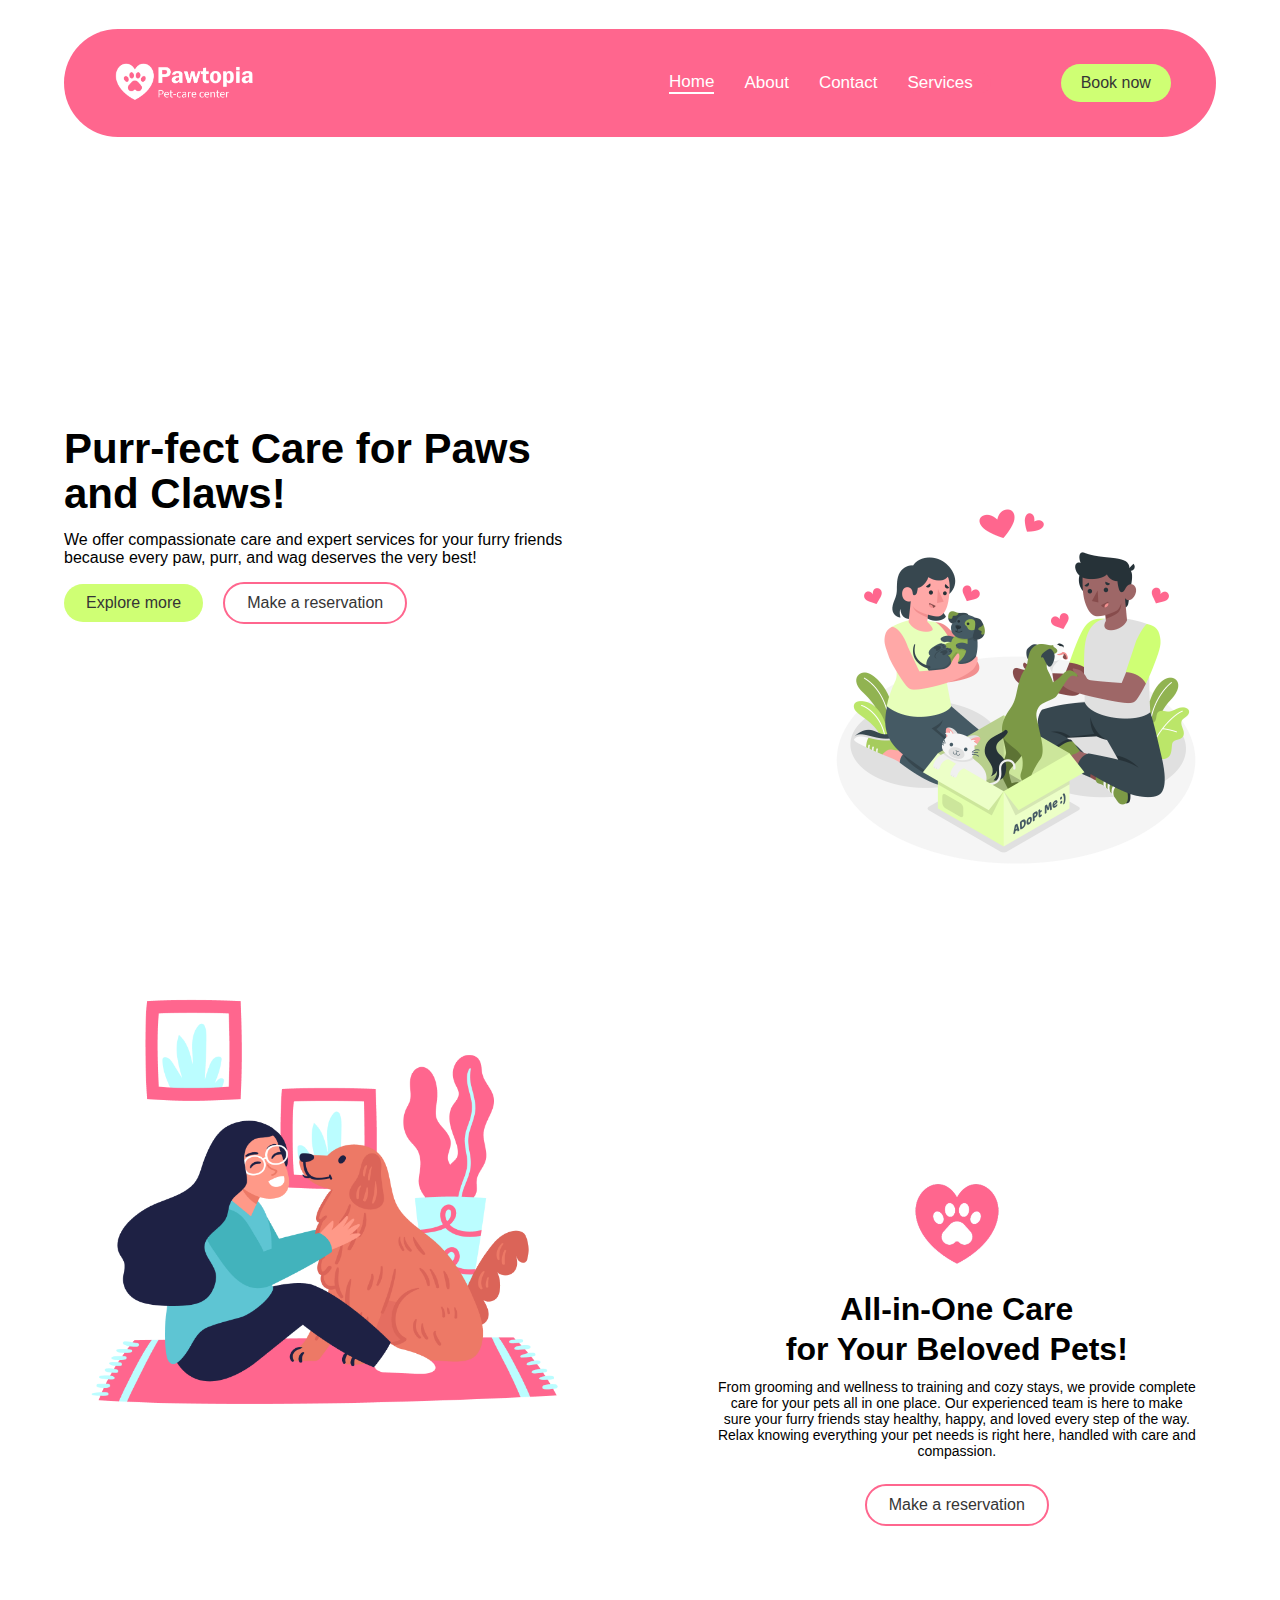
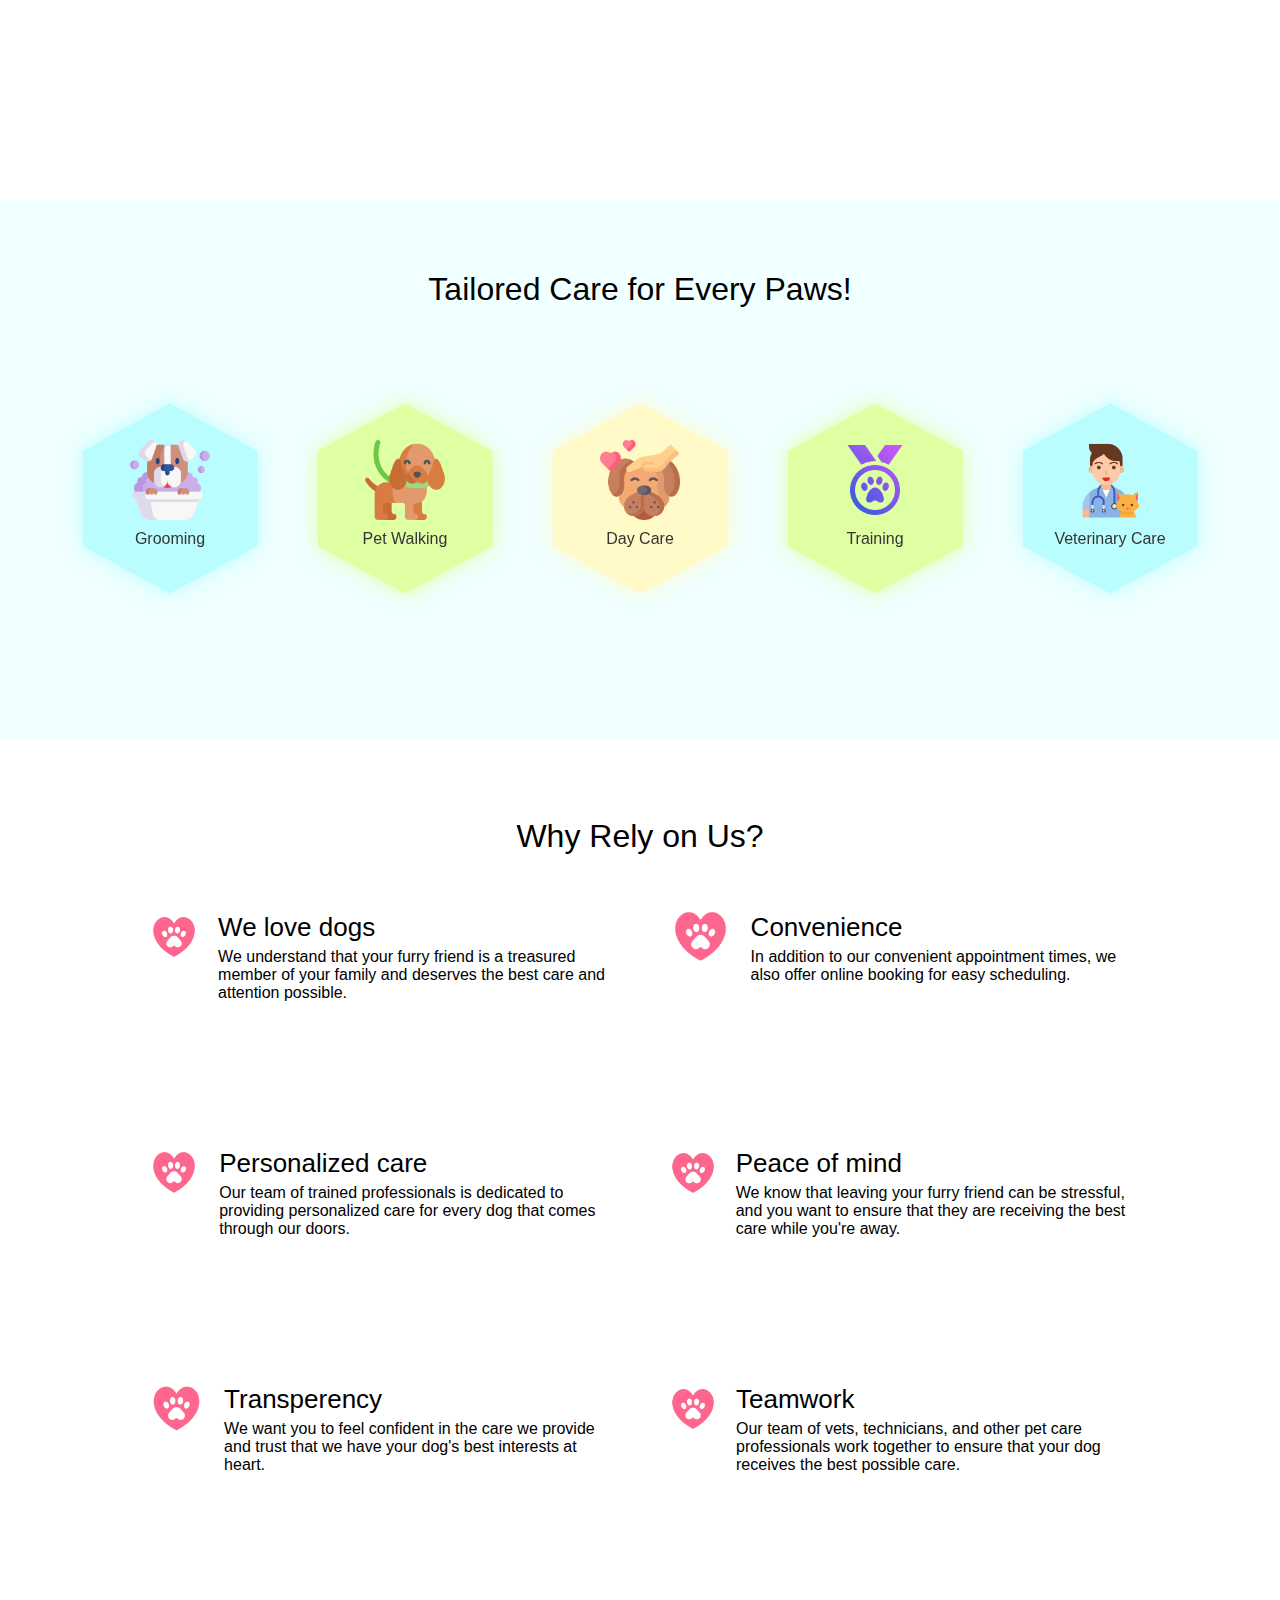
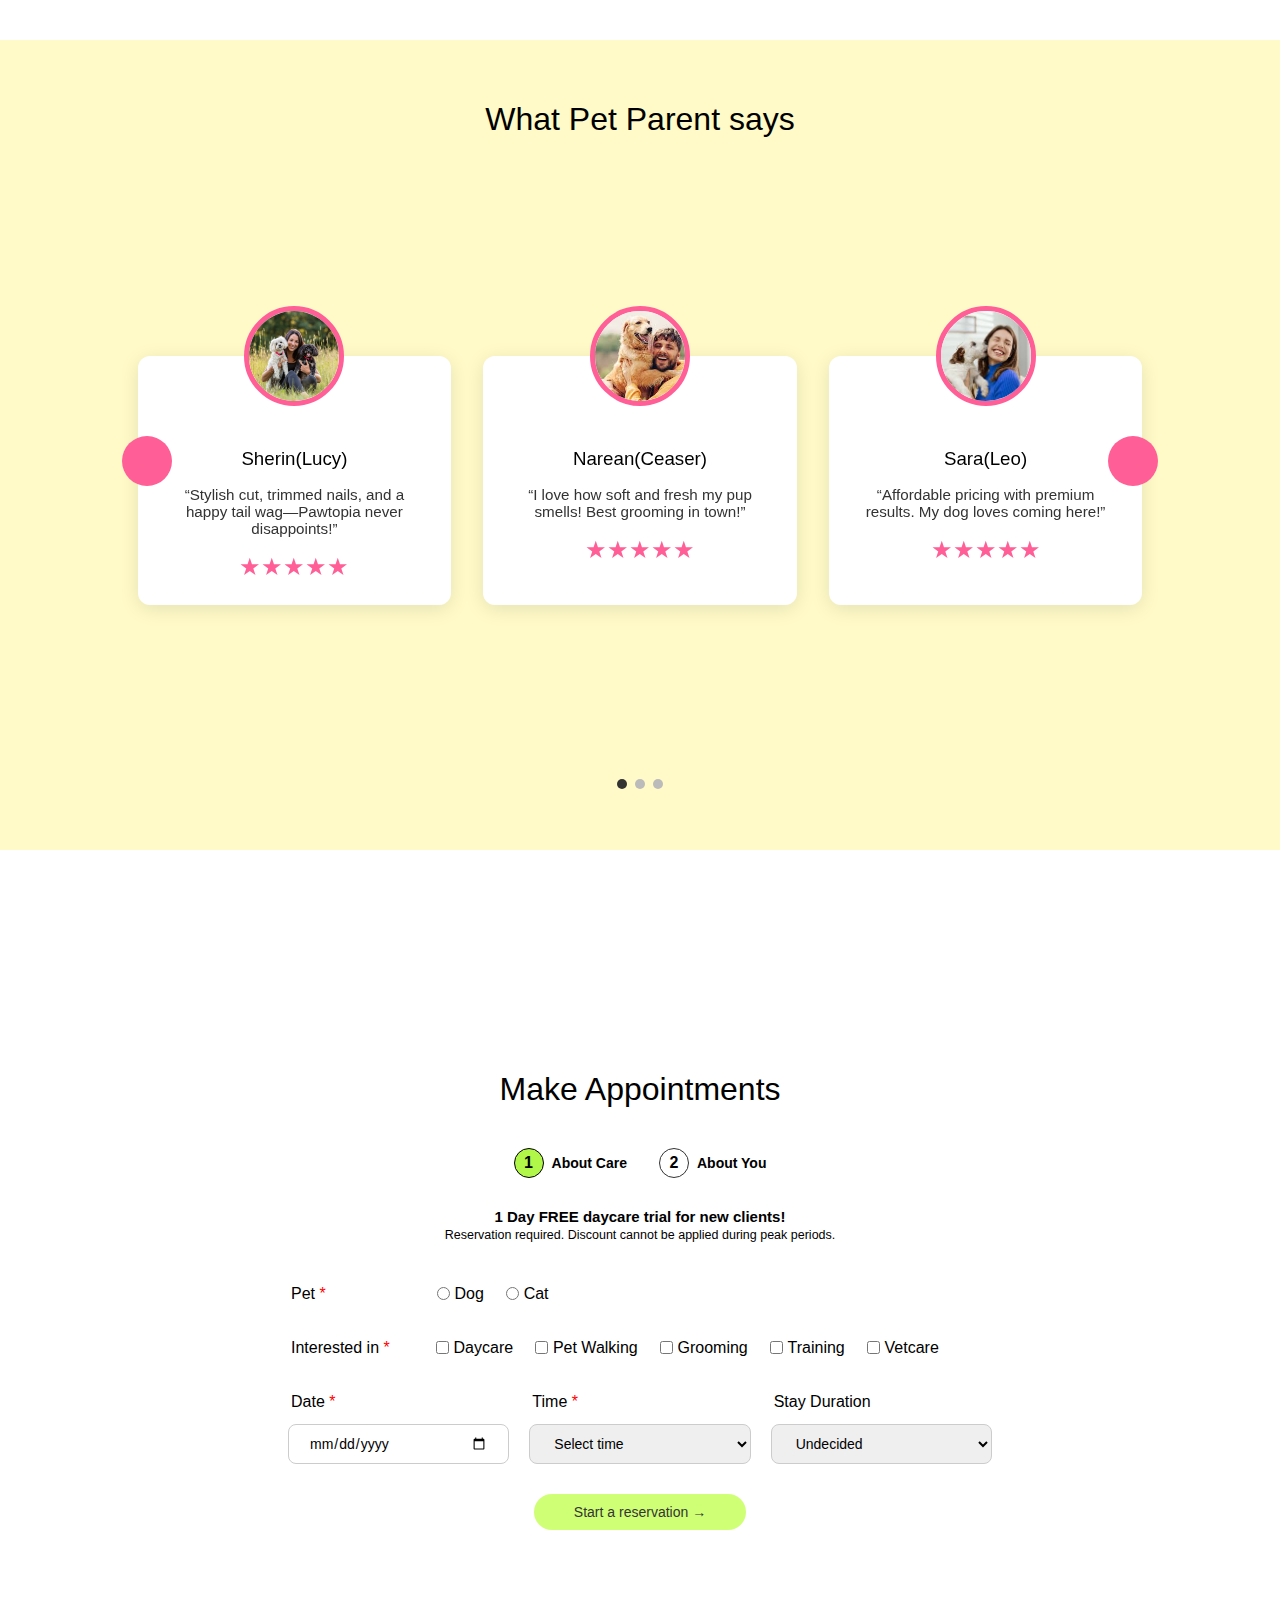
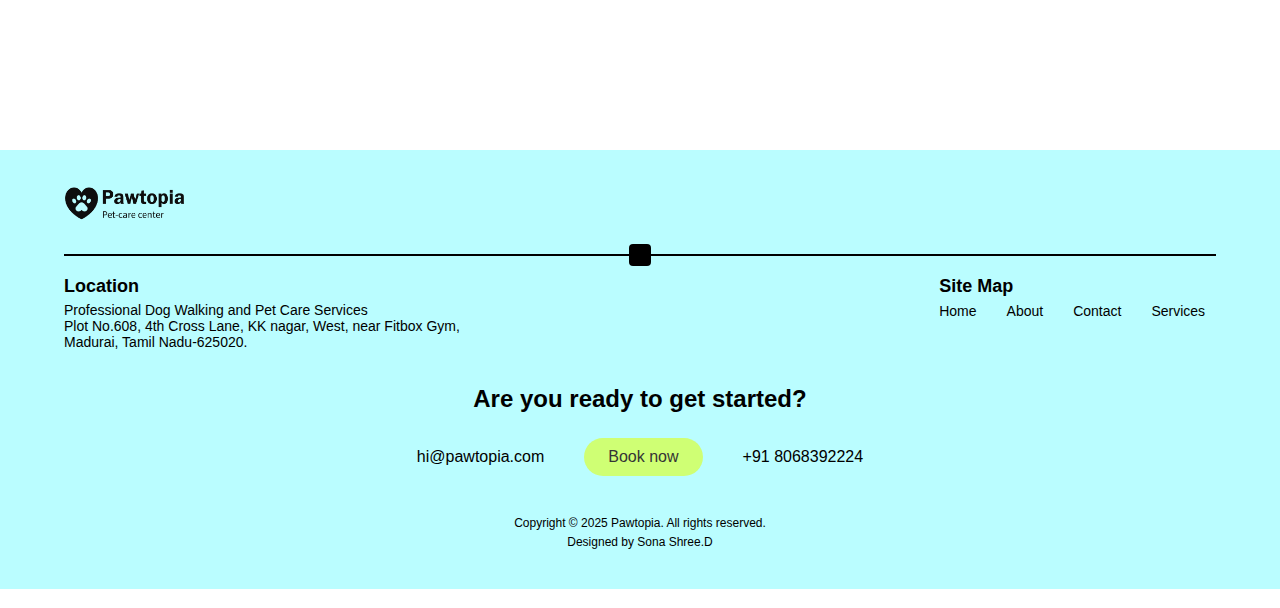
<file: index.html>
<!DOCTYPE html>
<html lang="en">

<head>
    <meta charset="UTF-8">
    <meta name="viewport" content="width=device-width, initial-scale=1.0">
    <title>Pawtopia-Home</title>
    <link rel="icon" href="./image/paw-print.png" type="image/png">

    <link rel="stylesheet" href="./css/home.css">
    <link rel="stylesheet" href="./css/style.css">
    <link rel="stylesheet" href="https://cdnjs.cloudflare.com/ajax/libs/font-awesome/6.7.2/css/all.min.css"
        integrity="sha512-Evv84Mr4kqVGRNSgIGL/F/aIDqQb7xQ2vcrdIwxfjThSH8CSR7PBEakCr51Ck+w+/U6swU2Im1vVX0SVk9ABhg=="
        crossorigin="anonymous" referrerpolicy="no-referrer" />
    <!-- <script src="./js/script.js"></script> -->
</head>

<body>
    <div class="banner-bg">
        <!-- NAVIGATION SECTION -->
        <header>
            <div class="wrapper">
                <nav>
                    <div class="logo-img">
                        <a href="./index.html"><img src="./image/logonav.png" alt="logo"></a>
                    </div>
                    <div class="nav-con">
                        <ul class="main-ul">
                            <li class="active-nav"><a href="./index.html" >Home</a></li>
                            <!-- <data value=""></data> -->
                            <li><a href="./about.html">About</a></li>
                            <li><a href="about.html#faq">Contact</a></li>
                            <li>
                                <div class="dropdown">
                                    <button class="dropdown-button" onclick="toggleDropdown()" aria-expanded="false">
                                        Services <span id="arrow" class="fa-solid fa-angle-down"></span>
                                    </button>
                                    <div class="dropdown-content">
                                        <ul>
                                            <li><a href="./daycare-service.html">Pet Daycare</a></li>
                                            <li><a href="./grooming-service.html">Pet Grooming</a></li>
                                            <li><a href="./vet-service.html">Pet Veterinary Care</a></li>
                                            <li><a href="./walking-service.html">Pet Walking</a></li>
                                            <li><a href="./training-service.html">Pet Training</a></li>
                                        </ul>
                                    </div>
                                </div>
                            </li>
                        </ul>
                        <a href="home.html#appointment"><button type="button" class="btn-nav">Book now</button></a>
                    </div>
                </nav>
            </div>
        </header>


        <!-- BANNER SECTION -->
        <div class="banner-section">
            <div class="banner-con-one">
                <h1>Purr-fect Care for Paws and Claws!</h1>
                <p>We offer compassionate care and expert services for your furry friends because every paw, purr, and
                    wag deserves the very best!</p>
                <div class="button-con">
                    <a href="./about.html"><button class="primary">Explore more</button></a>
                    <a href="./home.html#appointment"><button class="secondary">Make a reservation</button></a>
                </div>
            </div>
            <div class="banner-con-two">
                <div class="banner-con-two-img">
                    <img src="./image/banner-one.png" alt="img">
                </div>

            </div>

        </div>
    </div>



    <!-- INFO SECTION  -->
    <div class="section-one">
        <div class="wrapper">
            <div class="section-one-con">
                <div class="section-one-img-con">
                    <div class="img-con">
                        <img src="./image/section-one.png" alt="img">
                    </div>
                </div>
                <div class="text-con">
                    <div class="text-con-img">
                        <img src="./image/paw-print.png" alt="img">
                    </div>

                    <h1>All-in-One Care</h1>
                    <h1>for Your Beloved Pets!</h1>
                    <p>From grooming and wellness to training and cozy stays, we provide complete care for your pets all
                        in one place. Our experienced team is here to make sure your furry friends stay healthy, happy,
                        and loved every step of the way. Relax knowing everything your pet needs is right here, handled
                        with care and compassion.</p>
                    <a href="./home.html#appointment"><button>Make a reservation</button></a>
                </div>
            </div>

        </div>
    </div>

    <!-- SEVICE SECTION -->
    <div class="section-two">
        <div class="wrapper">
            <div class="section-two-con">
                <h1>Tailored Care for Every Paws!</h1>
                <div class="section-two-con-hexa">

                    <a href="./grooming-service.html">
                        <div class="hexagon-wrapper-one ">
                            <div class="hexagon hexagon-one">
                                <div class="img-con">
                                    <img src="./image/dog (1).png" alt="img">
                                </div>
                                <div class="text-con">
                                    <p>Grooming</p>
                                </div>
                            </div>
                        </div>
                    </a>

                    <a href="./walking-service.html">
                        <div class="hexagon-wrapper-two">
                            <div class="hexagon hexagon-two">
                                <div class="img-con">
                                    <img src="./image/walking-the-dog.png" alt="img">
                                </div>
                                <div class="text-con">
                                    <p>Pet Walking</p>
                                </div>
                            </div>
                        </div>
                    </a>

                    <a href="./daycare-service.html">
                        <div class="hexagon-wrapper-three">
                            <div class="hexagon hexagon-three">
                                <div class="img-con">
                                    <img src="./image/dog-training (1).png" alt="img">
                                </div>
                                <div class="text-con">
                                    <p>Day Care</p>
                                </div>
                            </div>
                        </div>
                    </a>

                    <a href="./training-service.html">
                        <div class="hexagon-wrapper-four">
                            <div class="hexagon hexagon-four">
                                <div class="img-con">
                                    <img src="./image/award.png" alt="img">
                                </div>
                                <div class="text-con">
                                    <p>Training</p>
                                </div>
                            </div>
                        </div>
                    </a>

                    <a href="./vet-service.html">
                        <div class="hexagon-wrapper-five">
                            <div class="hexagon hexagon-five">
                                <div class="img-con">
                                    <img src="./image/veterinary.png" alt="img">
                                </div>
                                <div class="text-con">
                                    <p>Veterinary Care</p>
                                </div>
                            </div>
                        </div>
                    </a>

                </div>
            </div>
        </div>
    </div>

    <!-- Why Rely on Us? SECTION  -->
    <div class="section-three">
        <div class="wrapper">
            <h1>Why Rely on Us?</h1>
            <div class="main">
                <div class="main-con-one">
                    <div class="img-con">
                        <img src="./image/paw-print.png" alt="img">
                    </div>
                    <div class="text-con">
                        <h1>We love dogs</h1>
                        <p>We understand that your furry friend is a treasured member of your family and deserves the
                            best care and attention possible.</p>
                    </div>
                </div>
                <div class="main-con-one">
                    <div class="img-con">
                        <img src="./image/paw-print.png" alt="img">
                    </div>
                    <div class="text-con">
                        <h1>Convenience</h1>
                        <p>In addition to our convenient appointment times, we also offer online booking for easy scheduling.</p>
                    </div>
                </div>
                <div class="main-con-one">
                    <div class="img-con">
                        <img src="./image/paw-print.png" alt="img">
                    </div>
                    <div class="text-con">
                        <h1>Personalized care</h1>
                        <p>Our team of trained professionals is dedicated to providing personalized care for every dog that comes through our doors.</p>
                    </div>
                </div>
                <div class="main-con-one">
                    <div class="img-con">
                        <img src="./image/paw-print.png" alt="img">
                    </div>
                    <div class="text-con">
                        <h1>Peace of mind</h1>
                        <p>We know that leaving your furry friend can be stressful, and you want to ensure that they are receiving the best care while you're away.</p>
                    </div>
                </div>
                <div class="main-con-one">
                    <div class="img-con">
                        <img src="./image/paw-print.png" alt="img">
                    </div>
                    <div class="text-con">
                        <h1>Transperency</h1>
                        <p>We want you to feel confident in the care we provide and trust that we have your dog's best interests at heart.</p>
                    </div>
                </div>
                <div class="main-con-one">
                    <div class="img-con">
                        <img src="./image/paw-print.png" alt="img">
                    </div>
                    <div class="text-con">
                        <h1>Teamwork</h1>
                        <p>Our team of vets, technicians, and other pet care professionals work together to ensure that your dog receives the best possible care.</p>
                    </div>
                </div>
            </div>
        </div>
    </div>


    <!-- CAROUSEL SECTION -->
    <div class="section-four">
        <div class="wrapper">
            <h2>What Pet Parent says</h2>
            <div class="carousel-container">

                <button class="nav-button prev-btn"><i class="fa-solid fa-angle-left"></i></button>
                <div class="carousel-track" id="carouselTrack">


                    <!-- Example card -->
                    <div class="card">
                        <div class="card-inner">
                            <img src="./image/carousel-img/card1.jpg" class="profile-pic" />

                            <h3>Sherin(Lucy)</h3>
                            <p>“Stylish cut, trimmed nails, and a happy tail wag—Pawtopia never disappoints!”
                            </p>
                            <div class="stars">★★★★★</div>
                        </div>
                    </div>

                    <div class="card">
                        <div class="card-inner"><img src="./image/carousel-img/card3.jpg"
                                class="profile-pic" />
                            <h3>Narean(Ceaser)</h3>
                            <p>“I love how soft and fresh my pup smells! Best grooming in town!”</p>
                            <div class="stars">★★★★★</div>
                        </div>
                    </div>

                    <div class="card">
                        <div class="card-inner"><img src="./image/carousel-img/card2.jpg"
                                class="profile-pic" />
                            <h3>Sara(Leo)</h3>
                            <p>“Affordable pricing with premium results. My dog loves coming here!”</p>
                            <div class="stars">★★★★★</div>
                        </div>
                    </div>

                    <div class="card">
                        <div class="card-inner"><img src="./image/carousel-img/card4.jpg"
                                class="profile-pic" />
                            <h3>Sona(Jeno)</h3>
                            <p>“Booking was easy and the grooming was top-notch. Highly recommend!”</p>
                            <div class="stars">★★★★★</div>
                        </div>
                    </div>

                    <div class="card">
                        <div class="card-inner"><img src="./image/carousel-img/card5.jpg"
                                class="profile-pic" />
                            <h3>Kumar(Jacky)</h3>
                            <p>“They handle my anxious dog with so much care. Truly impressed!”</p>
                            <div class="stars">★★★★★</div>
                        </div>
                    </div>


                </div>

                <button class="nav-button next-btn"><i class="fa-solid fa-angle-right"></i></button>

            </div>

            <div class="dots" id="dotsContainer"></div>
        </div>
    </div>


    <!-- APPOINTMENT SECTION -->
    <div class="section-five" id="appointment">
        <div class="container">
            <div class="step active" id="step1">
                <h1>Make Appointments</h1>
                <div class="step-header">
                    <div class="active">
                        <div class="circle">1</div>
                        <p>About Care</p>
                    </div>
                    <div>
                        <div class="circle">2</div>
                        <p>About You</p>
                    </div>
                </div>
                <div class="form-con">
                    <p><strong>1 Day FREE daycare trial for new clients!</strong><br><small>Reservation required.
                            Discount cannot be applied during peak periods.</small></p>
                </div>
                <form id="form1">
                    <div class="form-group">
                        <label>Pet <span style="color: red">*</span></label>
                        <div class="options">
                            <label><input type="radio" name="pet" value="Dog" required> Dog</label>
                            <label><input type="radio" name="pet" value="Cat" required> Cat</label>
                        </div>
                    </div>
                    <div class="form-group">
                        <label>Interested in <span style="color: red">*</span></label>
                        <div class="checkboxes">
                            <label><input type="checkbox" name="interest" value="Daycare"> Daycare</label>
                            <label><input type="checkbox" name="interest" value="Pet Walking"> Pet Walking</label>
                            <label><input type="checkbox" name="interest" value="Grooming"> Grooming</label>
                            <label><input type="checkbox" name="interest" value="Training"> Training</label>
                            <label><input type="checkbox" name="interest" value="Vetcare"> Vetcare</label>
                        </div>
                    </div>
                    <div class="alignment">
                        <div class="form-group">
                            <label>Date <span style="color: red">*</span></label>
                            <input type="date" id="dateField" required />
                        </div>
                        <div class="form-group">
                            <label>Time <span style="color: red">*</span></label>
                            <select id="timeField" required>
                                <option value="">Select time</option>
                                <option>9:00 AM</option>
                                <option>10:00 AM</option>
                                <option>11:00 AM</option>
                                <option>12:00 PM</option>
                                <option>1:00 PM</option>
                                <option>2:00 PM</option>
                                <option>3:00 PM</option>
                                <option>4:00 PM</option>
                                <option>5:00 PM</option>
                                <option>6:00 PM</option>
                                <option>7:00 PM</option>
                                <option>8:00 PM</option>
                                <option>9:00 PM</option>
                                <option>10:00 PM</option>
                            </select>
                        </div>
                        <div class="form-group">
                            <label>Stay Duration</label>
                            <select id="stayDuration">
                                <option value="Undecided">Undecided</option>
                                <option value="1 hour">1 hour</option>
                                <option value="2 hours">2 hours</option>
                                <option value="3 hours">3 hours</option>
                                <option value="Half Day">Half Day</option>
                                <option value="Full Day">Full Day</option>
                            </select>
                        </div>
                    </div>
                    <div class="btn-con">
                        <button class="next" type="submit">Start a reservation →</button>
                    </div>
                </form>
            </div>

            <div class="step" id="step2">
                <h1>Make Appointments</h1>
                <div class="step-header">
                    <div>
                        <div class="circle">1</div> About Care
                    </div>
                    <div class="active">
                        <div class="circle">2</div> About You
                    </div>
                </div>
                <form id="form2">
                    <div class="name-group">
                        <label>Name <span style="color: red">*</span></label>
                        <input type="text" required />
                    </div>
                    <div class="info-con">
                        <div class="form-group">
                            <label>Email <span style="color: red">*</span></label>
                            <input type="email" required />
                        </div>
                        <div class="form-group">
                            <label>Phone <span style="color: red">*</span></label>
                            <input type="tel" required />
                        </div>
                    </div>

                    <div class="msg-group">
                        <label>Message <span style="color: red">*</span></label>
                        <textarea placeholder="Describe your pet, are there any special needs?" required></textarea>
                    </div>
                    <div class="btns">
                        <button class="back" type="button" onclick="goBack()">Back</button>
                        <button class="next" type="submit">Book</button>
                    </div>
                </form>
            </div>

            <div class="step" id="step3">
                <div class="success">
                    <img src="./image/appointment-form-bg/success.png" alt="Success" />
                    <h2>Successfully Booked</h2>
                </div>
            </div>
        </div>
    </div>



    <!-- FOOTER SECTION -->
    <footer>
        <div class="wrapper">
            <div class="footer-head">
                <div class="logo-img">
                    <a href="#banner"> <img src="./image/logofooter.png" alt="logo"></a>
                </div>
                <div class="footer-head-con">
                    <a href="https://www.google.com/maps"><i class="fa-solid fa-location-dot"></i></a>
                    <a href="https://www.facebook.com/"><i class="fa-brands fa-facebook"></i></a>
                    <a href="https://www.youtube.com/"><i class="fa-brands fa-youtube"></i></a>
                    <a href="https://www.instagram.com/"><i class="fa-brands fa-instagram"></i></a>
                    <a href="https://www.whatsapp.com/"><i class="fa-brands fa-whatsapp"></i></a>
                </div>
            </div>
            <div class="footer-scroll">
                <a href="#banner">
                    <i class="fa-solid fa-angle-up"></i>
                </a>
            </div>

            <div class="footer-nav">
                <div class="footer-nav-one">
                    <h4>Location</h4>
                    <p>Professional Dog Walking and Pet Care Services</p>
                    <p>Plot No.608, 4th Cross Lane, KK nagar, West, near Fitbox Gym, Madurai, Tamil Nadu-625020.</p>
                </div>
                <div class="footer-nav-two">
                    <h4>Site Map</h4>
                    <ul>
                        <li><a href="./home.html">Home</a></li>
                        <li><a href="./about.html">About</a></li>
                        <li><a href="#faqs">Contact</a></li>
                        <li><a href="./services.html">Services<i class="fa-solid fa-angle-down"></i></a></li>
                    </ul>
                </div>
            </div>
            <div class="footer-main">
                <div class="footer-main-one">
                    <h2>Are you ready to get started?</h2>
                </div>
                <div class="footer-main-two">
                    <p><a href="https://mail.google.com/">hi@pawtopia.com</a></p>
                    <a href="#"><button type="button" class="btn-nav">Book now</button></a>
                    <a href="https://play.google.com/store/apps/details?id=com.easycontactvdailer.icontact&hl=en_IN">
                        <p>+91 8068392224</p>
                    </a>
                </div>
            </div>
            <div class="footer-footer">
                <a href="#">
                    <p>Copyright © 2025 Pawtopia. All rights reserved.</p>
                </a>
                <p>Designed by <a href="#">Sona Shree.D</a></p>
            </div>
        </div>
    </footer>
    <script src="./js/accordian.js"></script>
    <script src="./js/appointment-form.js"></script>
    <script src="./js/carousel.js"></script>
    <script src="./js/dropdown.js"></script>
</body>

</html>
</file>
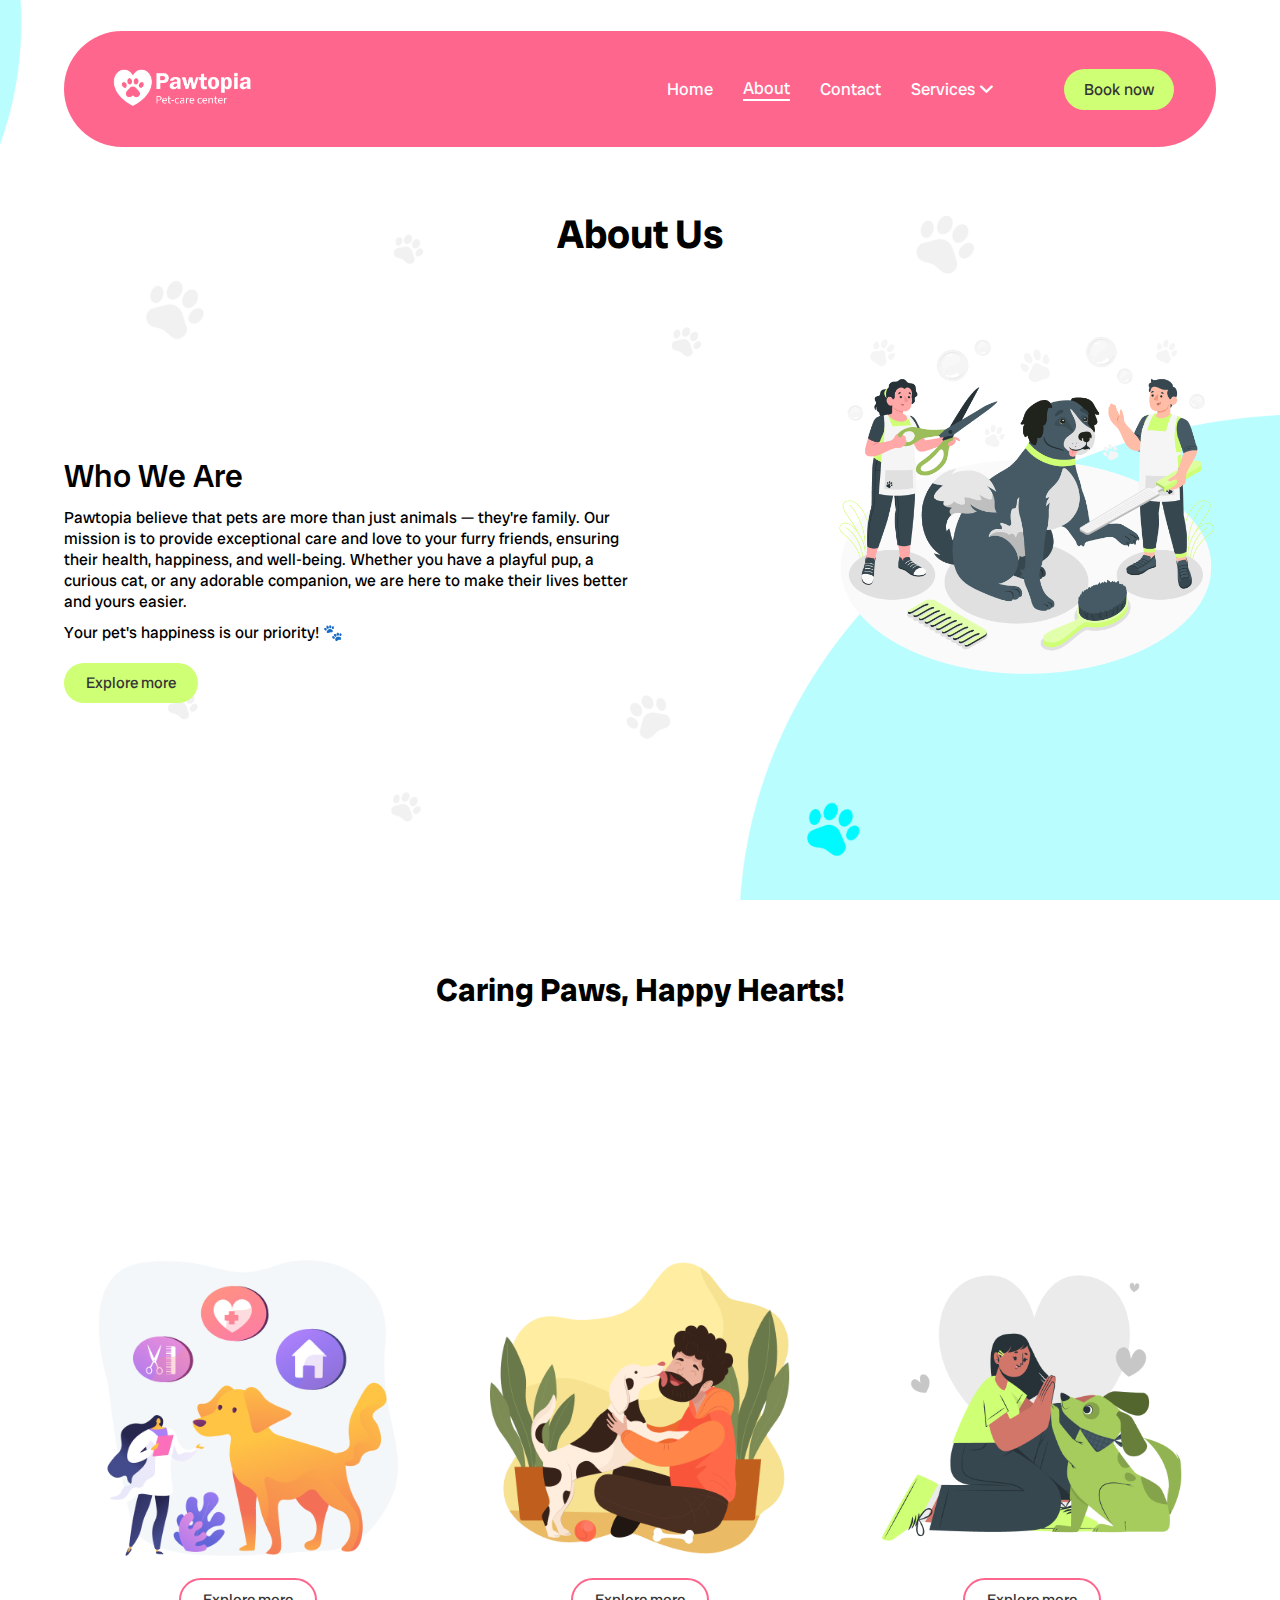
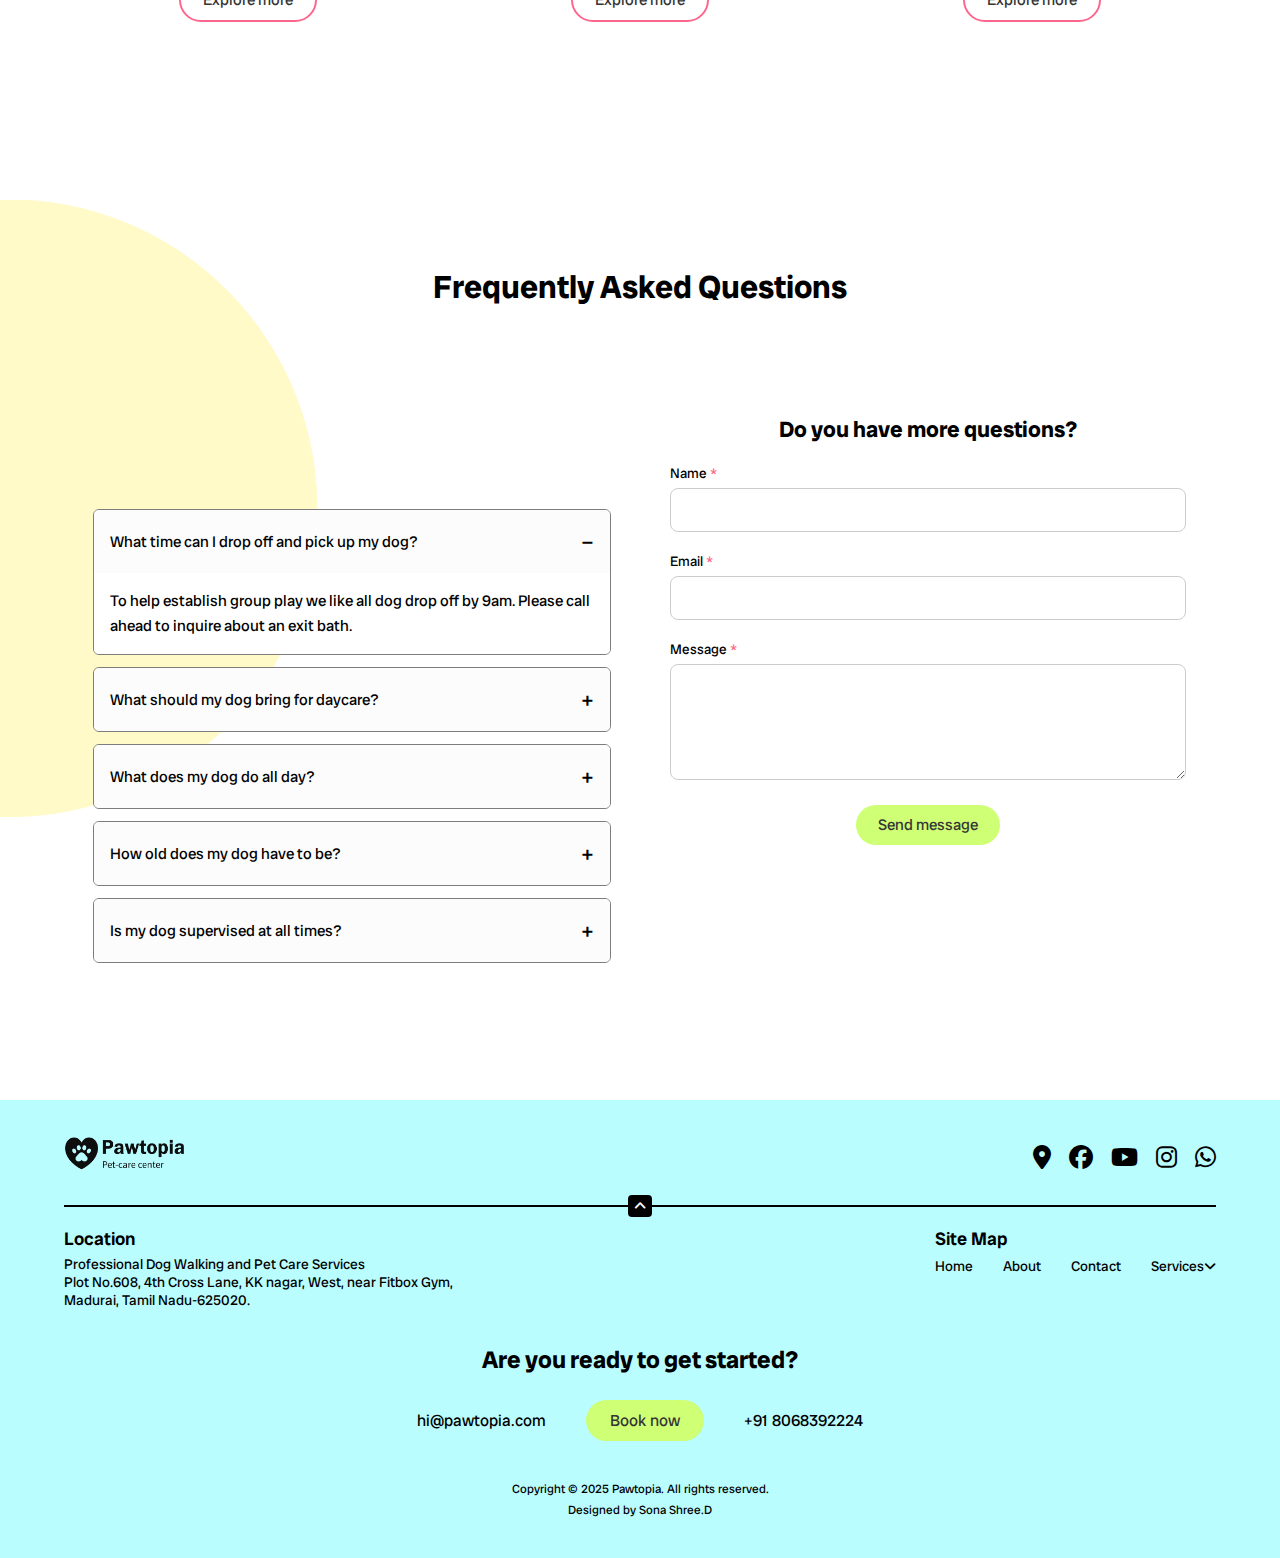
<file: about.html>
<!DOCTYPE html>
<html lang="en">

<head>
    <meta charset="UTF-8">
    <meta name="viewport" content="width=device-width, initial-scale=1.0">
    <title>Pawtopia-About</title>
        <link rel="icon" href="./image/paw-print.png" type="image/png">
    <link rel="stylesheet" href="./css/about.css">
    <link rel="stylesheet" href="./css/style.css">
    <link rel="stylesheet" href="https://cdnjs.cloudflare.com/ajax/libs/font-awesome/6.7.2/css/all.min.css"
        integrity="sha512-Evv84Mr4kqVGRNSgIGL/F/aIDqQb7xQ2vcrdIwxfjThSH8CSR7PBEakCr51Ck+w+/U6swU2Im1vVX0SVk9ABhg=="
        crossorigin="anonymous" referrerpolicy="no-referrer" />
    <script src="./js/script.js"></script>

</head>

<body>
    <div class="banner-bg">
        <!-- NAVIGATION SECTION -->
            <header>
            <div class="wrapper">
                <nav>
                    <div class="logo-img">
                       <a href="./index.html"><img src="./image/logonav.png" alt="logo"></a>
                    </div>
                    <div class="nav-con">
                        <ul class="main-ul">
                            <li><a href="./index.html">Home</a></li>
                            <li class="active-nav"><a href="./about.html">About</a></li>
                            <li><a href="about.html#faq">Contact</a></li>
                            <li>
                                <div class="dropdown">
                                    <button class="dropdown-button" onclick="toggleDropdown()" aria-expanded="false">
                                        Services <span id="arrow" class="fa-solid fa-angle-down"></span>
                                    </button>
                                    <div class="dropdown-content">
                                        <ul>
                                            <li><a href="./daycare-service.html">Pet Daycare</a></li>
                                            <li><a href="./grooming-service.html">Pet Grooming</a></li>
                                            <li><a href="./vet-service.html">Pet Veterinary Care</a></li>
                                            <li><a href="./walking-service.html">Pet Walking</a></li>
                                            <li><a href="./training-service.html">Pet Training</a></li>
                                        </ul>
                                    </div>
                                </div>
                            </li>
                        </ul>
                        <a href="index.html"><button type="button" class="btn-nav">Book now</button></a>
                    </div>
                </nav>
            </div>
        </header>


        <!-- BANNER SECTION -->
        <div class="banner-section">
            <div class="wrapper">
                <div class="heading-con">
                    <h1>About Us</h1>
                </div>
                <div class="banner-con">
                    <div class="banner-con-one">
                        <h1>Who We Are</h1>
                        <p>Pawtopia believe that pets are more than just animals — they're family. Our mission is to
                            provide exceptional care and love to your furry friends, ensuring their health, happiness,
                            and well-being. Whether you have a playful pup, a curious cat, or any adorable companion, we
                            are here to make their lives better and yours easier.</p>
                        <p>Your pet's happiness is our priority! 🐾</p>
                        <button type="button" class="btn-nav">Explore more</button>

                    </div>
                    <div class="banner-con-two">
                        <div class="img-con">
                            <img src="./image/about-banner.png" alt="img">
                        </div>
                    </div>
                </div>
            </div>
        </div>
    </div>


    <!--SECTION ONE -->
    <div class="section-one">
        <div class="wrapper">
            <div class="section-one-head">
                <h1>Caring Paws, Happy Hearts!</h1>
            </div>
            <div class="section-one-con">
                <div class="section-one-con-one">
                    <div class="img-con">
                        <img src="./image/Illustration.png" alt="img">
                    </div>
                    <button type="button" class="btn-nav">Explore more</button>

                </div>
                <div class="section-one-con-one">
                    <div class="img-con">
                        <img src="./image/illustartor1.png" alt="img">
                    </div>
                    <button type="button" class="btn-nav">Explore more</button>

                </div>
                <div class="section-one-con-one">
                    <div class="img-con">
                        <img src="./image/illustartor2.png" alt="img">
                    </div>
                    <button type="button" class="btn-nav">Explore more</button>
                </div>
            </div>
        </div>
    </div>

    <!--SECTION TWO -->
    <div class="section-two" id="faq">
        <div class="wrapper">
            <div class="section-two-head">
                <h1>Frequently Asked Questions</h1>
            </div>
            <div class="section-two-con">
                <div class="section-two-con-one">
                    <!-- ACCORDIAN SECTION -->
                    <div class="accordion">
                        <div class="accordion-item open">
                            <button class="accordion-header">
                                <p>What time can I drop off and pick up my dog?</p>
                                <span class="accordion-icon">−</span>
                            </button>
                            <div class="accordion-content" style="padding: 32px;">
                                <p>To help establish group play we like all dog drop off by 9am. Please call ahead to
                                    inquire about an exit bath.</p>
                            </div>
                        </div>

                        <div class="accordion-item">
                            <button class="accordion-header">
                                <p>What should my dog bring for daycare?</p>
                                <span class="accordion-icon">+</span>
                            </button>
                            <div class="accordion-content">
                                <p>Leash, ID tags, food/treats, meds (if any), a favorite toy or blanket, and
                                    vaccination records. Label all items!</p>
                            </div>
                        </div>

                        <div class="accordion-item">
                            <button class="accordion-header">
                                <p>What does my dog do all day?</p>
                                <span class="accordion-icon">+</span>
                            </button>
                            <div class="accordion-content">
                                <p>Your dog enjoys supervised playtime, socializing with other pups, nap breaks, meals
                                    (if provided), and lots of love from our staff!</p>
                            </div>
                        </div>

                        <div class="accordion-item">
                            <button class="accordion-header">
                                <p>How old does my dog have to be?</p>
                                <span class="accordion-icon">+</span>
                            </button>
                            <div class="accordion-content">
                                <p>Dogs must be at least 12 weeks old and have completed their initial vaccinations to
                                    join daycare.</p>
                            </div>
                        </div>

                        <div class="accordion-item">
                            <button class="accordion-header">
                                Is my dog supervised at all times? <span class="accordion-icon">+</span>
                            </button>
                            <div class="accordion-content">
                                <p>Yes! Our trained staff closely supervise all dogs during play and rest to ensure
                                    safety and fun for everyone.</p>
                            </div>
                        </div>
                    </div>
                </div>

                <!-- FORM SECTION -->
                <div class="section-two-con-two">
                    <div class="form-container">
                        <h2>Do you have more questions?</h2>
                        <form id="contactForm">
                            <label for="name">Name <span class="required">*</span></label>
                            <input type="text" id="name" name="name" required />

                            <label for="email">Email <span class="required">*</span></label>
                            <input type="email" id="email" name="email" required />

                            <label for="message">Message <span class="required">*</span></label>
                            <textarea id="message" name="message" rows="5" required></textarea>
                            <div class="btn-con">
                                <button type="submit">Send message</button>
                            </div>

                        </form>
                    </div>
                </div>
            </div>
        </div>
    </div>

    <!-- FOOTER SECTION -->
     <footer>
        <div class="wrapper">
            <div class="footer-head">
                <div class="logo-img">
                    <a href="#banner"> <img src="./image/logofooter.png" alt="logo"></a>
                </div>
                <div class="footer-head-con">
                    <a href="https://www.google.com/maps"><i class="fa-solid fa-location-dot"></i></a>
                    <a href="https://www.facebook.com/"><i class="fa-brands fa-facebook"></i></a>
                    <a href="https://www.youtube.com/"><i class="fa-brands fa-youtube"></i></a>
                    <a href="https://www.instagram.com/"><i class="fa-brands fa-instagram"></i></a>
                    <a href="https://www.whatsapp.com/"><i class="fa-brands fa-whatsapp"></i></a>
                </div>
            </div>
            <div class="footer-scroll">
                <a href="#banner">
                    <i class="fa-solid fa-angle-up"></i>
                </a>
            </div>

            <div class="footer-nav">
                <div class="footer-nav-one">
                    <h4>Location</h4>
                    <p>Professional Dog Walking and Pet Care Services</p>
                    <p>Plot No.608, 4th Cross Lane, KK nagar, West, near Fitbox Gym, Madurai, Tamil Nadu-625020.</p>
                </div>
                <div class="footer-nav-two">
                    <h4>Site Map</h4>
                    <ul>
                        <li><a href="./home.html">Home</a></li>
                        <li><a href="./about.html">About</a></li>
                        <li><a href="#faqs">Contact</a></li>
                        <li><a href="./services.html">Services<i class="fa-solid fa-angle-down"></i></a></li>
                    </ul>
                </div>
            </div>
            <div class="footer-main">
                <div class="footer-main-one">
                    <h2>Are you ready to get started?</h2>
                </div>
                <div class="footer-main-two">
                    <p><a href="https://mail.google.com/">hi@pawtopia.com</a></p>
                    <a href="#"><button type="button" class="btn-nav">Book now</button></a>
                    <a href="https://play.google.com/store/apps/details?id=com.easycontactvdailer.icontact&hl=en_IN">
                        <p>+91 8068392224</p>
                    </a>
                </div>
            </div>
            <div class="footer-footer">
                <a href="#">
                    <p>Copyright © 2025 Pawtopia. All rights reserved.</p>
                </a>
                <p>Designed by <a href="#">Sona Shree.D</a></p>
            </div>
        </div>
    </footer>
    <script src="./js/accordian.js"></script>
    <script src="./js/dropdown.js"></script>
    <script src="./js/form.js"></script>
</body>

</html>
</file>
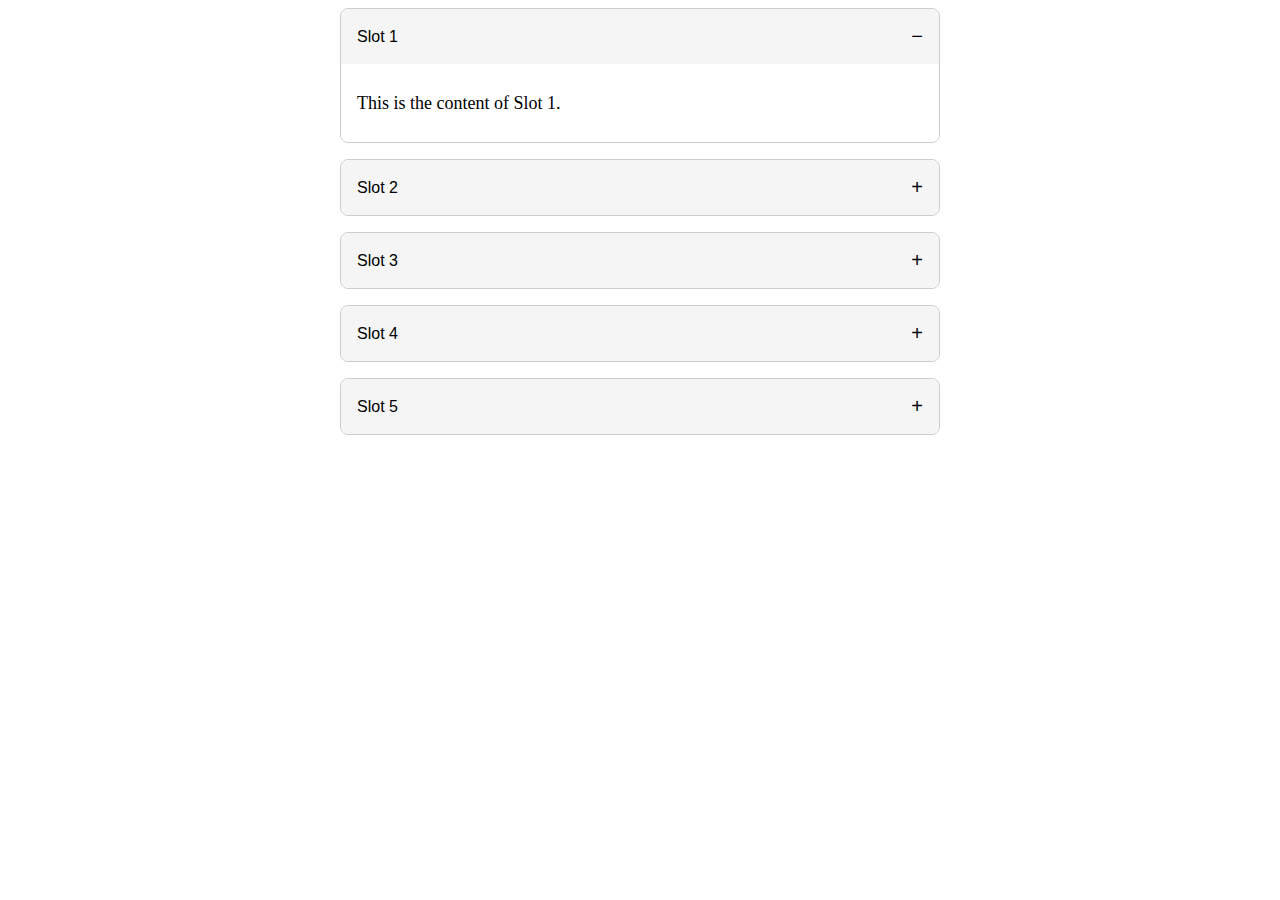
<file: accordian.html>
<!DOCTYPE html>
<html lang="en">
<head>
  <meta charset="UTF-8" />
  <meta name="viewport" content="width=device-width, initial-scale=1" />
  <title>Accordion</title>
  <link rel="stylesheet" href="./css/accordian.css">

  
</head>
<body>

  <div class="accordion">
    <div class="accordion-item open">
      <button class="accordion-header">
        Slot 1
        <span class="accordion-icon">−</span>
      </button>
      <div class="accordion-content" style="padding: 32px;">
        <p>This is the content of Slot 1.</p>
      </div>
    </div>

    <div class="accordion-item">
      <button class="accordion-header">
        Slot 2
        <span class="accordion-icon">+</span>
      </button>
      <div class="accordion-content">
        <p>This is the content of Slot 2.</p>
      </div>
    </div>

    <div class="accordion-item">
      <button class="accordion-header">
        Slot 3
        <span class="accordion-icon">+</span>
      </button>
      <div class="accordion-content">
        <p>This is the content of Slot 3.</p>
      </div>
    </div>

    <div class="accordion-item">
      <button class="accordion-header">
        Slot 4
        <span class="accordion-icon">+</span>
      </button>
      <div class="accordion-content">
        <p>This is the content of Slot 4.</p>
      </div>
    </div>

    <div class="accordion-item">
      <button class="accordion-header">
        Slot 5
        <span class="accordion-icon">+</span>
      </button>
      <div class="accordion-content">
        <p>This is the content of Slot 5.</p>
      </div>
    </div>
  </div>

  <script>
    const items = document.querySelectorAll('.accordion-item');

    items.forEach(item => {
      const header = item.querySelector('.accordion-header');
      const icon = item.querySelector('.accordion-icon');
      const content = item.querySelector('.accordion-content');

      // Initialize open item
      if (item.classList.contains('open')) {
        content.style.maxHeight = content.scrollHeight + 'px';
        content.style.padding = '32px 16px'; // updated open padding
      }

      header.addEventListener('click', () => {
        items.forEach(otherItem => {
          const otherContent = otherItem.querySelector('.accordion-content');
          const otherIcon = otherItem.querySelector('.accordion-icon');
          if (otherItem !== item) {
            otherItem.classList.remove('open');
            otherContent.style.maxHeight = null;
            otherContent.style.padding = '0 16px';
            otherIcon.textContent = '+';
          }
        });

        if (item.classList.contains('open')) {
          // Close current
          item.classList.remove('open');
          content.style.maxHeight = null;
          content.style.padding = '0 16px';
          icon.textContent = '+';
        } else {
          // Open current
          item.classList.add('open');
          content.style.padding = '32px 15px';  // increased padding here
          content.style.maxHeight = content.scrollHeight + 'px';
          icon.textContent = '−';
        }
      });
    });
  </script>

</body>
</html>
</file>
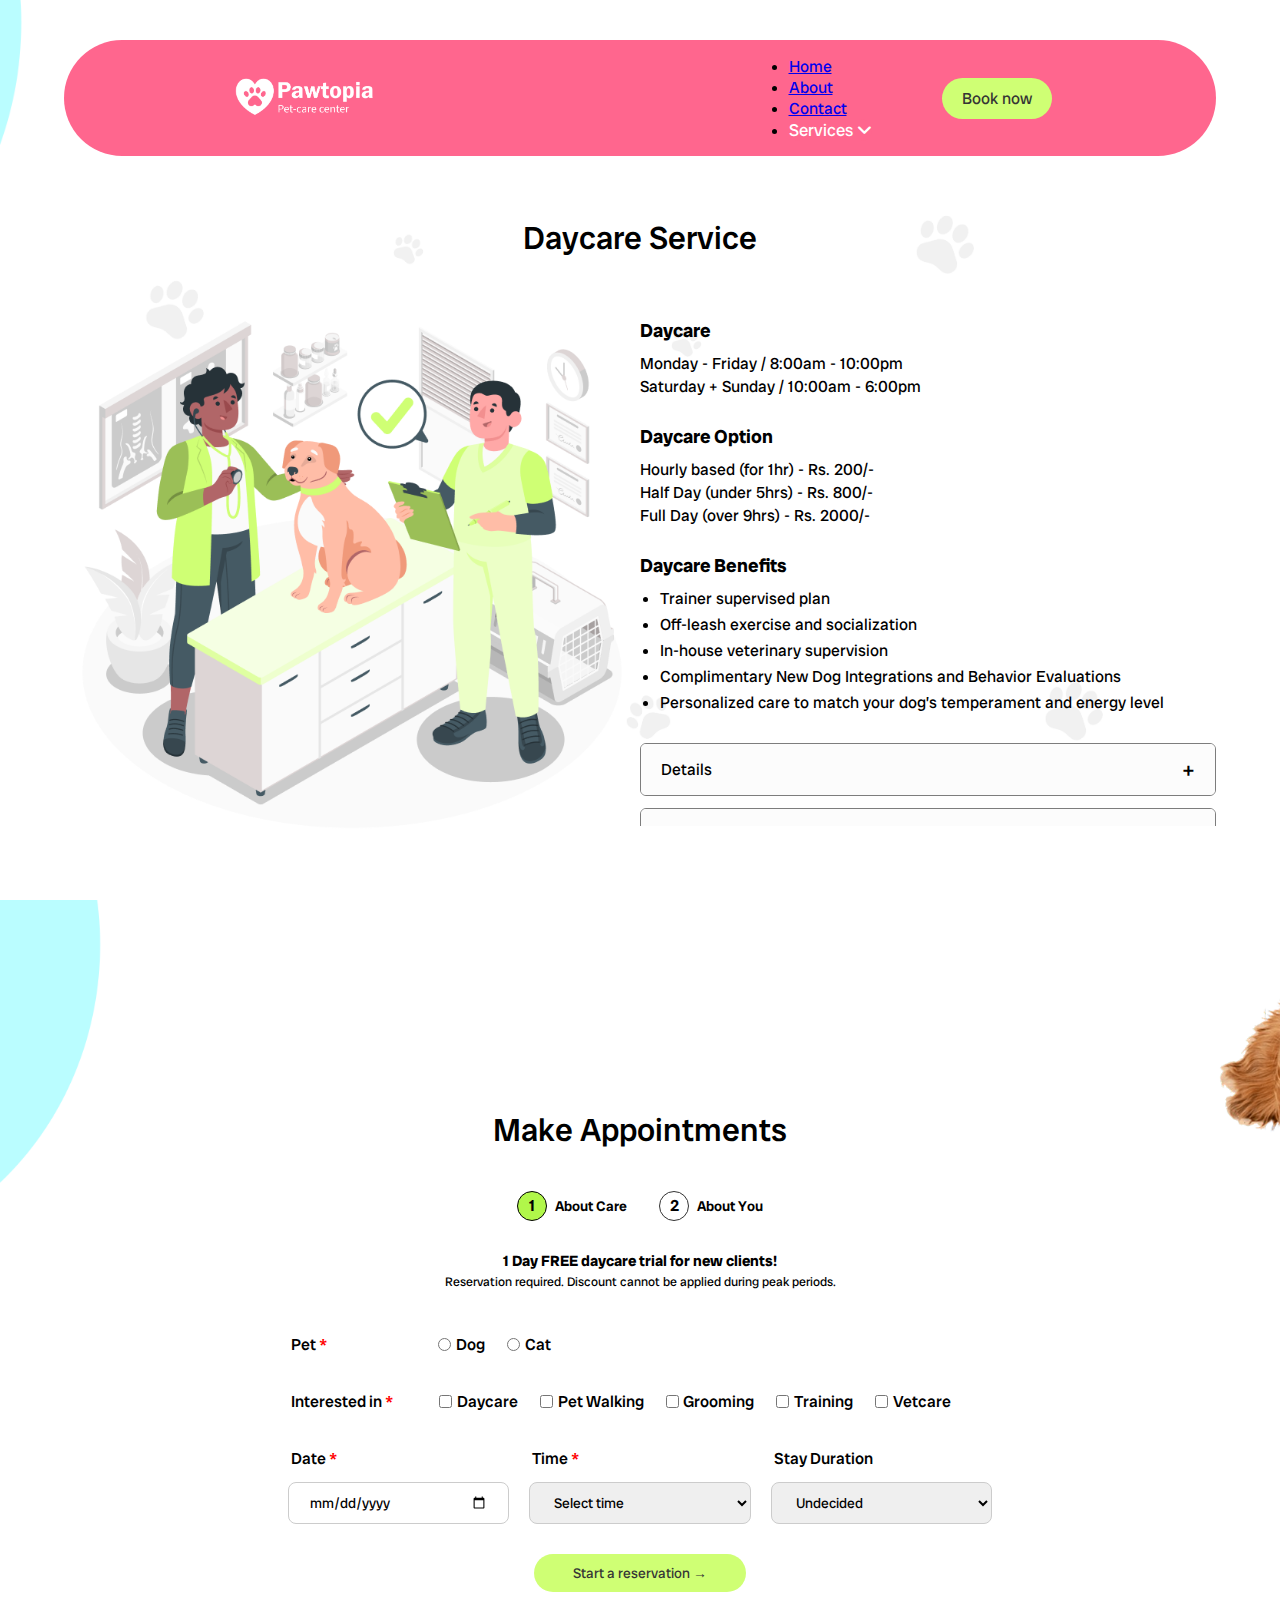
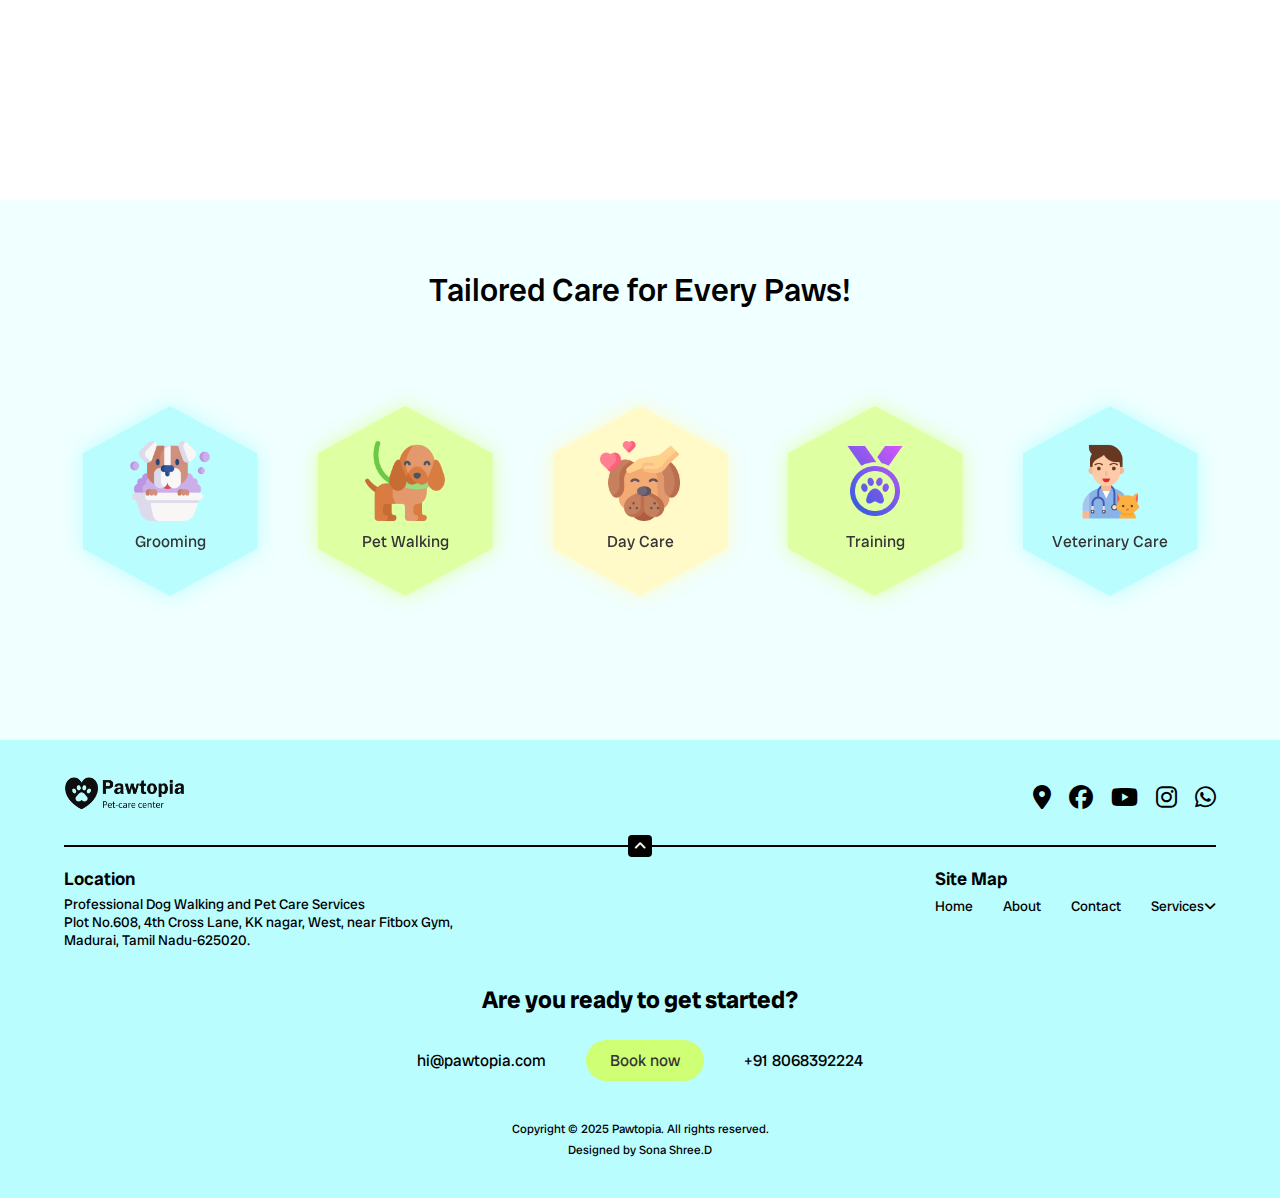
<file: daycare-service.html>
<!DOCTYPE html>
<html lang="en">

<head>
    <meta charset="UTF-8">
    <meta name="viewport" content="width=device-width, initial-scale=1.0">
    <title>Pawtopia-Daycare Service</title>
        <link rel="icon" href="./image/paw-print.png" type="image/png">
    <link rel="stylesheet" href="./css/daycare-service.css">
    <link rel="stylesheet" href="./css/style.css">
    <link rel="stylesheet" href="https://cdnjs.cloudflare.com/ajax/libs/font-awesome/6.7.2/css/all.min.css"
        integrity="sha512-Evv84Mr4kqVGRNSgIGL/F/aIDqQb7xQ2vcrdIwxfjThSH8CSR7PBEakCr51Ck+w+/U6swU2Im1vVX0SVk9ABhg=="
        crossorigin="anonymous" referrerpolicy="no-referrer" />
</head>

<body>
    <div class="banner-bg" id="banner">

        <!-- NAVIGATION SECTION -->
          <header>
            <div class="wrapper">
                <nav class="main-ul">
                    <div class="logo-img">
                       <a href="./index.html"><img src="./image/logonav.png" alt="logo"></a>
                    </div>
                    <div class="nav-con">
                        <ul>
                            <li><a href="./index.html" >Home</a></li>
                            <li><a href="./about.html">About</a></li>
                            <li><a href="about.html#faq">Contact</a></li>
                            <li>
                                <div class="dropdown">
                                    <button class="dropdown-button" onclick="toggleDropdown()" aria-expanded="false">
                                        Services <span id="arrow" class="fa-solid fa-angle-down"></span>
                                    </button>
                                    <div class="dropdown-content">
                                        <ul>
                                            <li><a href="./daycare-service.html">Pet Daycare</a></li>
                                            <li><a href="./grooming-service.html">Pet Grooming</a></li>
                                            <li><a href="./vet-service.html">Pet Veterinary Care</a></li>
                                            <li><a href="./walking-service.html">Pet Walking</a></li>
                                            <li><a href="./training-service.html">Pet Training</a></li>
                                        </ul>
                                    </div>
                                </div>
                            </li>
                        </ul>
                        <a href="home.html#appointment"><button type="button" class="btn-nav">Book now</button></a>
                    </div>
                </nav>
            </div>
        </header>

        <!-- BANNER SECTION -->
        <div class="banner-section ">
            <div class="banner-text-con">
                <h1>Daycare Service</h1>
            </div>
            <div class="banner-main">
                <div class="banner-con-one">
                    <div class="banner-con-img">
                        <img src="./image/service-bg.png" alt="banner-img">
                    </div>
                </div>

                 <div class="banner-con-two">
                <div class="banner-con-text-one">
                    <h3>Daycare</h3>
                    <p>Monday - Friday / 8:00am - 10:00pm</p>
                    <p>Saturday + Sunday / 10:00am - 6:00pm</p>
                </div>
                <div class="banner-con-text-two">
                    <h3>Daycare Option</h3>
                    <p>Hourly based (for 1hr) - Rs. 200/-</p>
                    <p>Half Day (under 5hrs) - Rs. 800/-</p>
                    <p>Full Day (over 9hrs) - Rs. 2000/-</p>
                </div>
                <div class="banner-con-text-three">
                    <h3>Daycare Benefits</h3>
                    <ul>
                        <li>Trainer supervised plan</li>
                        <li>Off-leash exercise and socialization</li>
                        <li>In-house veterinary supervision</li>
                        <li>Complimentary New Dog Integrations and Behavior Evaluations</li>
                        <li>Personalized care to match your dog’s temperament and energy level</li>
                    </ul>
                </div>
                <div class="banner-con-text-four">
                    <div class="accordion">

                        <div class="accordion-item">
                            <button class="accordion-header">
                                <p>Details</p>
                                <span class="accordion-icon">+</span>
                            </button>
                            <div class="accordion-content">
                                <p>Your dog will love playing all day with like-minded furry friends in our safe and
                                    supervised playrooms. Not only can you check in on how they are doing via our play
                                    cams, we will provide daily report cards with photos so you can rest assured they
                                    are having the time of their life.</p>
                            </div>
                        </div>
                        <div class="accordion-item">
                            <button class="accordion-header">
                                <p>Requirements</p>
                                <span class="accordion-icon">+</span>
                            </button>
                            <div class="accordion-content">
                                <p>Health:
                                    All dogs must be free from parasites, ticks/fleas, and communicable diseases. Any
                                    dog that poses a risk to the health of the other dogs in our care will not be
                                    accepted at check-in.

                                    Vaccinations:
                                    We want all dogs to be safe and healthy. As such, and in compliance with the Madurai
                                    Department of Health (MDOH) and the recommendation of the TamilNadu Veterinary
                                    Medical Association, we require proof of the following vaccinations from your
                                    veterinarian prior to using any of our services.</p>
                            </div>
                        </div>
                    </div>
                </div>

            </div>
            </div>

           
        </div>
    </div>

    <!-- SECTION-ONE -->
    <div class="section-five">
        <div class="container">
            <div class="step active" id="step1">
                <h1>Make Appointments</h1>
                <div class="step-header">
                    <div class="active">
                        <div class="circle">1</div>
                        <p>About Care</p>
                    </div>
                    <div>
                        <div class="circle">2</div>
                        <p>About You</p>
                    </div>
                </div>
                <div class="form-con">
                    <p><strong>1 Day FREE daycare trial for new clients!</strong><br><small>Reservation required.
                            Discount cannot be applied during peak periods.</small></p>
                </div>
                <form id="form1">
                    <div class="form-group">
                        <label>Pet <span style="color: red">*</span></label>
                        <div class="options">
                            <label><input type="radio" name="pet" value="Dog" required> Dog</label>
                            <label><input type="radio" name="pet" value="Cat" required> Cat</label>
                        </div>
                    </div>
                    <div class="form-group">
                        <label>Interested in <span style="color: red">*</span></label>
                        <div class="checkboxes">
                            <label><input type="checkbox" name="interest" value="Daycare"> Daycare</label>
                            <label><input type="checkbox" name="interest" value="Pet Walking"> Pet Walking</label>
                            <label><input type="checkbox" name="interest" value="Grooming"> Grooming</label>
                            <label><input type="checkbox" name="interest" value="Training"> Training</label>
                            <label><input type="checkbox" name="interest" value="Vetcare"> Vetcare</label>
                        </div>
                    </div>
                    <div class="alignment">
                        <div class="form-group">
                            <label>Date <span style="color: red">*</span></label>
                            <input type="date" id="dateField" required />
                        </div>
                        <div class="form-group">
                            <label>Time <span style="color: red">*</span></label>
                            <select id="timeField" required>
                                <option value="">Select time</option>
                                <option>9:00 AM</option>
                                <option>10:00 AM</option>
                                <option>11:00 AM</option>
                                <option>12:00 PM</option>
                                <option>1:00 PM</option>
                                <option>2:00 PM</option>
                                <option>3:00 PM</option>
                                <option>4:00 PM</option>
                                <option>5:00 PM</option>
                                <option>6:00 PM</option>
                                <option>7:00 PM</option>
                                <option>8:00 PM</option>
                                <option>9:00 PM</option>
                                <option>10:00 PM</option>
                            </select>
                        </div>
                        <div class="form-group">
                            <label>Stay Duration</label>
                            <select id="stayDuration">
                                <option value="Undecided">Undecided</option>
                                <option value="1 hour">1 hour</option>
                                <option value="2 hours">2 hours</option>
                                <option value="3 hours">3 hours</option>
                                <option value="Half Day">Half Day</option>
                                <option value="Full Day">Full Day</option>
                            </select>
                        </div>
                    </div>
                    <div class="btn-con">
                        <button class="next" type="submit">Start a reservation →</button>
                    </div>
                </form>
            </div>

            <div class="step" id="step2">
                <h1>Make Appointments</h1>
                <div class="step-header">
                    <div>
                        <div class="circle">1</div> About Care
                    </div>
                    <div class="active">
                        <div class="circle">2</div> About You
                    </div>
                </div>
                <form id="form2">
                    <div class="name-group">
                        <label>Name <span style="color: red">*</span></label>
                        <input type="text" required />
                    </div>
                    <div class="info-con">
                        <div class="form-group">
                            <label>Email <span style="color: red">*</span></label>
                            <input type="email" required />
                        </div>
                        <div class="form-group">
                            <label>Phone <span style="color: red">*</span></label>
                            <input type="tel" required />
                        </div>
                    </div>

                    <div class="msg-group">
                        <label>Message <span style="color: red">*</span></label>
                        <textarea placeholder="Describe your pet, are there any special needs?" required></textarea>
                    </div>
                    <div class="btns">
                        <button class="back" type="button" onclick="goBack()">Back</button>
                        <button class="next" type="submit">Book</button>
                    </div>
                </form>
            </div>

            <div class="step" id="step3">
                <div class="success">
                    <img src="./image/appointment-form-bg/success.png" alt="Success" />
                    <h2>Successfully Booked</h2>
                </div>
            </div>
        </div>
    </div>

    <!-- SECTION TWO -->
    <div class="section-two">
        <div class="wrapper">
            <div class="section-two-con">
                <h1>Tailored Care for Every Paws!</h1>

                <div class="section-two-con-hexa">

                    <a href="#">
                        <div class="hexagon-wrapper-one ">
                            <div class="hexagon hexagon-one">
                                <div class="img-con">
                                    <img src="./image/dog (1).png" alt="img">
                                </div>
                                <div class="text-con">
                                    <p>Grooming</p>
                                </div>
                            </div>
                        </div>
                    </a>

                    <a href="#">
                        <div class="hexagon-wrapper-two">
                            <div class="hexagon hexagon-two">
                                <div class="img-con">
                                    <img src="./image/walking-the-dog.png" alt="img">
                                </div>
                                <div class="text-con">
                                    <p>Pet Walking</p>
                                </div>
                            </div>
                        </div>
                    </a>

                    <a href="#">
                        <div class="hexagon-wrapper-three">
                            <div class="hexagon hexagon-three">
                                <div class="img-con">
                                    <img src="./image/dog-training (1).png" alt="img">
                                </div>
                                <div class="text-con">
                                    <p>Day Care</p>
                                </div>
                            </div>
                        </div>
                    </a>

                    <a href="#">
                        <div class="hexagon-wrapper-four">
                            <div class="hexagon hexagon-four">
                                <div class="img-con">
                                    <img src="./image/award.png" alt="img">
                                </div>
                                <div class="text-con">
                                    <p>Training</p>
                                </div>
                            </div>
                        </div>
                    </a>

                    <a href="#">
                        <div class="hexagon-wrapper-five">
                            <div class="hexagon hexagon-five">
                                <div class="img-con">
                                    <img src="./image/veterinary.png" alt="img">
                                </div>
                                <div class="text-con">
                                    <p>Veterinary Care</p>
                                </div>
                            </div>
                        </div>
                    </a>

                </div>
            </div>
        </div>
    </div>

    <!-- FOOTER SECTION -->
    <footer>
        <div class="wrapper">
            <div class="footer-head">
                <div class="logo-img">
                    <a href="#banner"> <img src="./image/logofooter.png" alt="logo"></a>
                </div>
                <div class="footer-head-con">
                    <a href="https://www.google.com/maps"><i class="fa-solid fa-location-dot"></i></a>
                    <a href="https://www.facebook.com/"><i class="fa-brands fa-facebook"></i></a>
                    <a href="https://www.youtube.com/"><i class="fa-brands fa-youtube"></i></a>
                    <a href="https://www.instagram.com/"><i class="fa-brands fa-instagram"></i></a>
                    <a href="https://www.whatsapp.com/"><i class="fa-brands fa-whatsapp"></i></a>
                </div>
            </div>
            <div class="footer-scroll">
                <a href="#banner">
                    <i class="fa-solid fa-angle-up"></i>
                </a>
            </div>

            <div class="footer-nav">
                <div class="footer-nav-one">
                    <h4>Location</h4>
                    <p>Professional Dog Walking and Pet Care Services</p>
                    <p>Plot No.608, 4th Cross Lane, KK nagar, West, near Fitbox Gym, Madurai, Tamil Nadu-625020.</p>
                </div>
                <div class="footer-nav-two">
                    <h4>Site Map</h4>
                    <ul>
                        <li><a href="./home.html">Home</a></li>
                        <li><a href="./about.html">About</a></li>
                        <li><a href="#faqs">Contact</a></li>
                        <li><a href="./services.html">Services<i class="fa-solid fa-angle-down"></i></a></li>
                    </ul>
                </div>
            </div>
            <div class="footer-main">
                <div class="footer-main-one">
                    <h2>Are you ready to get started?</h2>
                </div>
                <div class="footer-main-two">
                    <p><a href="https://mail.google.com/">hi@pawtopia.com</a></p>
                    <a href="#"><button type="button" class="btn-nav">Book now</button></a>
                    <a href="https://play.google.com/store/apps/details?id=com.easycontactvdailer.icontact&hl=en_IN">
                        <p>+91 8068392224</p>
                    </a>
                </div>
            </div>
            <div class="footer-footer">
                <a href="#">
                    <p>Copyright © 2025 Pawtopia. All rights reserved.</p>
                </a>
                <p>Designed by <a href="#">Sona Shree.D</a></p>
            </div>
        </div>
    </footer>
    <script src="./js/accordian.js"></script>
    <script src="./js/dropdown.js"></script>
    <script src="./js/appointment-form.js"></script>

</body>

</html>
</file>
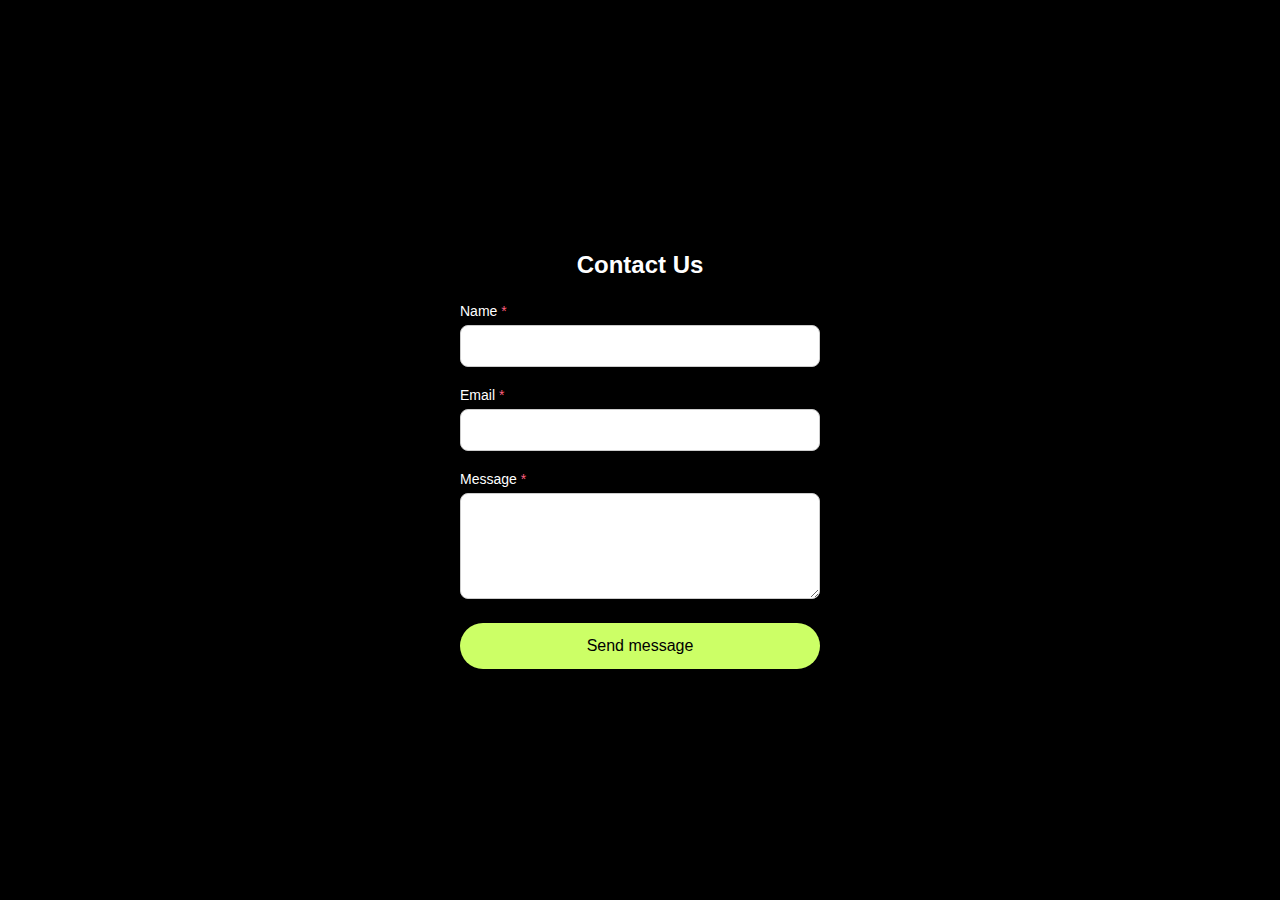
<file: form.html>
<!DOCTYPE html>
<html lang="en">
<head>
  <meta charset="UTF-8" />
  <meta name="viewport" content="width=device-width, initial-scale=1.0"/>
  <title>Responsive Contact Form</title>
  <style>
    * {
      box-sizing: border-box;
    }

    body {
      margin: 0;
      padding: 0;
      background-color: #000;
      font-family: Arial, sans-serif;
      display: flex;
      justify-content: center;
      align-items: center;
      min-height: 100vh;
    }

    .form-container {
      background-color: #000;
      color: #fff;
      padding: 20px;
      width: 100%;
      max-width: 400px;
    }

    h2 {
      text-align: center;
      margin-bottom: 24px;
      font-size: 24px;
    }

    label {
      display: block;
      margin-bottom: 6px;
      font-size: 14px;
    }

    .required {
      color: #ff5f7e;
    }

    input,
    textarea {
      width: 100%;
      padding: 12px;
      margin-bottom: 20px;
      border: 1px solid #ccc;
      border-radius: 8px;
      font-size: 14px;
    }

    textarea {
      resize: vertical;
    }

    button {
      width: 100%;
      padding: 14px;
      background-color: #ccff66;
      color: #000;
      font-size: 16px;
      border: none;
      border-radius: 30px;
      cursor: pointer;
      transition: background-color 0.3s ease;
    }

    button:hover {
      background-color: #b4f142;
    }

    /* Responsive tweaks */
    @media (max-width: 480px) {
      .form-container {
        padding: 16px;
      }

      h2 {
        font-size: 20px;
      }

      input,
      textarea {
        padding: 10px;
        font-size: 13px;
      }

      button {
        font-size: 15px;
      }
    }
  </style>
</head>
<body>
  <div class="form-container">
    <h2>Contact Us</h2>
    <form id="contactForm">
      <label for="name">Name <span class="required">*</span></label>
      <input type="text" id="name" name="name" required />

      <label for="email">Email <span class="required">*</span></label>
      <input type="email" id="email" name="email" required />

      <label for="message">Message <span class="required">*</span></label>
      <textarea id="message" name="message" rows="5" required></textarea>

      <button type="submit">Send message</button>
    </form>
  </div>

  <script>
    document.getElementById('contactForm').addEventListener('submit', function (e) {
      e.preventDefault();

      const name = document.getElementById('name').value.trim();
      const email = document.getElementById('email').value.trim();
      const message = document.getElementById('message').value.trim();

      if (!name || !email || !message) {
        alert('Please fill in all required fields.');
        return;
      }

      alert('Message sent successfully!');
      this.reset();
    });
  </script>
</body>
</html>
</file>
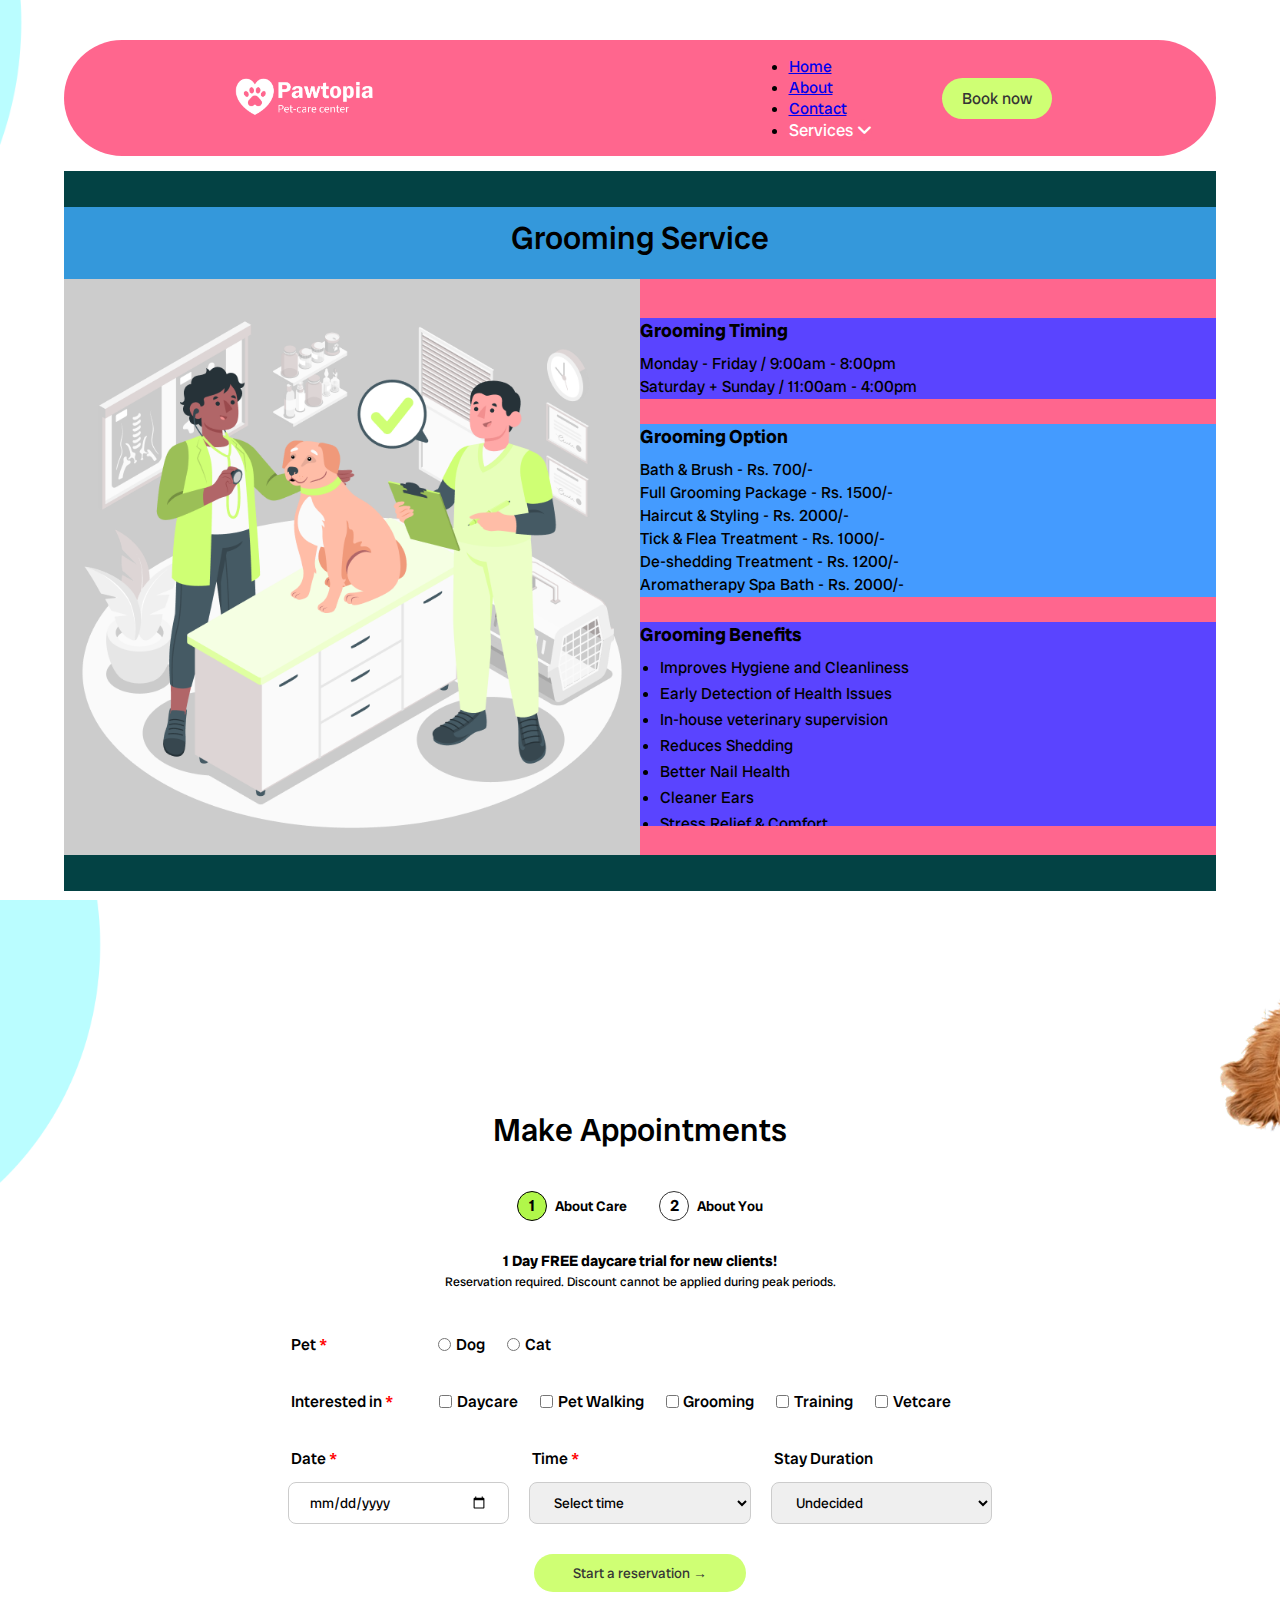
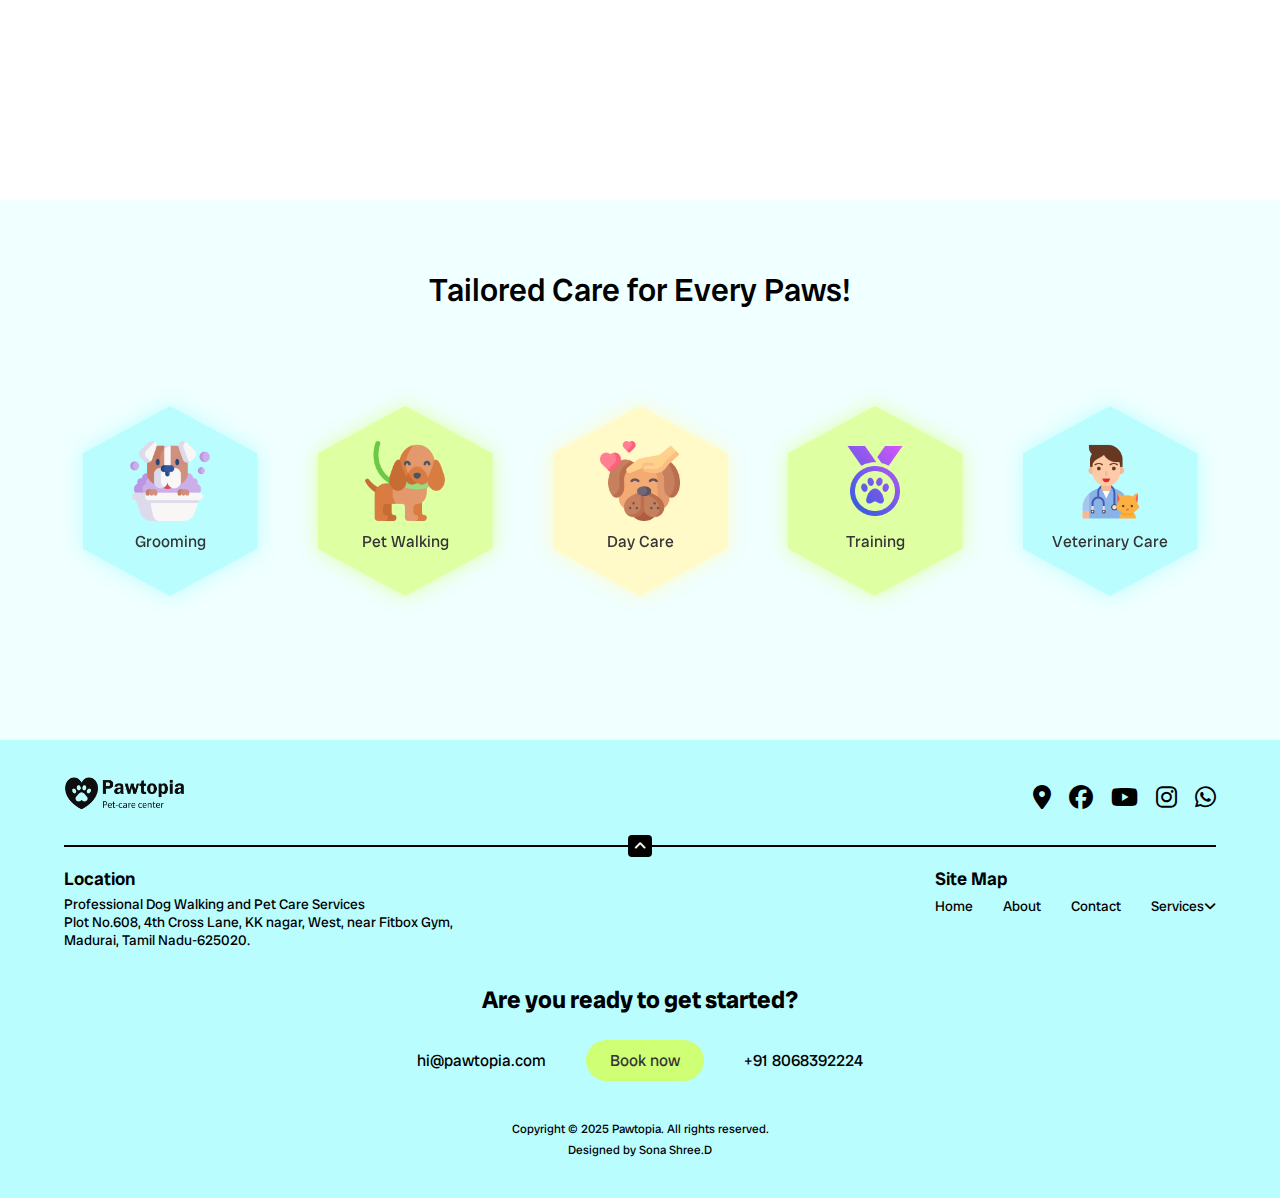
<file: grooming-service.html>
<!DOCTYPE html>
<html lang="en">

<head>
    <meta charset="UTF-8">
    <meta name="viewport" content="width=device-width, initial-scale=1.0">
    <title>Pawtopia-Grooming Service</title>
        <link rel="icon" href="./image/paw-print.png" type="image/png">
<link rel="stylesheet" href="./css/grooming-service.css">
    <link rel="stylesheet" href="./css/style.css">
    <link rel="stylesheet" href="https://cdnjs.cloudflare.com/ajax/libs/font-awesome/6.7.2/css/all.min.css"
        integrity="sha512-Evv84Mr4kqVGRNSgIGL/F/aIDqQb7xQ2vcrdIwxfjThSH8CSR7PBEakCr51Ck+w+/U6swU2Im1vVX0SVk9ABhg=="
        crossorigin="anonymous" referrerpolicy="no-referrer" />
</head>

<body>
    <div class="banner-bg" id="banner">

        <!-- NAVIGATION SECTION -->
         <header>
            <div class="wrapper">
                <nav class="main-ul">
                    <div class="logo-img">
                       <a href="./index.html"><img src="./image/logonav.png" alt="logo"></a>
                    </div>
                    <div class="nav-con">
                        <ul>
                            <li><a href="./index.html" >Home</a></li>
                            <li><a href="./about.html">About</a></li>
                            <li><a href="about.html#faq">Contact</a></li>
                            <li>
                                <div class="dropdown">
                                    <button class="dropdown-button" onclick="toggleDropdown()" aria-expanded="false">
                                        Services <span id="arrow" class="fa-solid fa-angle-down"></span>
                                    </button>
                                    <div class="dropdown-content">
                                        <ul>
                                            <li><a href="./daycare-service.html">Pet Daycare</a></li>
                                            <li><a href="./grooming-service.html">Pet Grooming</a></li>
                                            <li><a href="./vet-service.html">Pet Veterinary Care</a></li>
                                            <li><a href="./walking-service.html">Pet Walking</a></li>
                                            <li><a href="./training-service.html">Pet Training</a></li>
                                        </ul>
                                    </div>
                                </div>
                            </li>
                        </ul>
                        <a href="home.html#appointment"><button type="button" class="btn-nav">Book now</button></a>
                    </div>
                </nav>
            </div>
        </header>

        <!-- BANNER SECTION -->
        <div class="banner-section ">
            <div class="banner-text-con">
                <h1>Grooming Service</h1>
            </div>
            <div class="banner-main">
                <div class="banner-con-one">
                    <div class="banner-con-img">
                        <img src="./image/service-bg.png" alt="banner-img">
                    </div>
                </div>

                <div class="banner-con-two">
                    <div class="banner-con-text-one">
                        <h3>Grooming Timing</h3>
                        <p>Monday - Friday / 9:00am - 8:00pm</p>
                        <p>Saturday + Sunday / 11:00am - 4:00pm</p>
                    </div>
                    <div class="banner-con-text-two">
                        <h3>Grooming Option</h3>
                        <p>Bath & Brush - Rs. 700/-</p>
                        <p>Full Grooming Package - Rs. 1500/-</p>
                        <p>Haircut & Styling - Rs. 2000/-</p>
                        <p>Tick & Flea Treatment - Rs. 1000/-</p>
                        <p>De-shedding Treatment - Rs. 1200/-</p>
                        <p>Aromatherapy Spa Bath - Rs. 2000/-</p>
                    </div>
                    <div class="banner-con-text-three">
                        <h3>Grooming Benefits</h3>
                        <ul>
                            <li>Improves Hygiene and Cleanliness</li>
                            <li>Early Detection of Health Issues</li>
                            <li>In-house veterinary supervision</li>
                            <li>Reduces Shedding</li>
                            <li>Better Nail Health</li>
                            <li>Cleaner Ears</li>
                            <li>Stress Relief & Comfort</li>
                            <li>Better Appearance</li>
                        </ul>
                    </div>
                    <div class="banner-con-text-four">
                        <div class="accordion">

                            <div class="accordion-item">
                                <button class="accordion-header">
                                    <p>Details</p>
                                    <span class="accordion-icon">+</span>
                                </button>
                                <div class="accordion-content">
                                    <p>Common grooming includes a combination of basic hygiene and maintenance
                                        activities to keep your pet clean, healthy, and comfortable. It typically
                                        involves bathing, brushing, nail trimming, ear cleaning, teeth brushing, and
                                        coat trimming or styling.Grooming helps remove dirt, debris, loose fur, and
                                        parasites, and enhances the appearance and comfort of your pet.It also improves
                                        coat health, prevents matting, reduces shedding, and allows early detection of
                                        lumps, rashes, or skin problems.</p>
                                </div>
                            </div>
                            <div class="accordion-item">
                                <button class="accordion-header">
                                    <p>Requirements</p>
                                    <span class="accordion-icon">+</span>
                                </button>
                                <div class="accordion-content">
                                    <p>Vaccination Records </p>
                                    <span>Pets must be up-to-date on essential vaccines like rabies, DHPP, and
                                        Bordetella (if applicable) for safety.</span>
                                    <p>Pet Behavior Information</p>
                                    <span> Inform the groomer if your pet is aggressive, anxious, or has specific
                                        triggers (like loud dryers or nail trimming).</span>

                                    <p>Health Conditions Disclosure</p>
                                    <span>Mention any allergies, skin issues, infections, or medical conditions your pet
                                        has before the session begins.</span>

                                    <p>Fasting or Feeding</p>
                                    <span>Avoid feeding pets a large meal right before grooming to prevent nausea, especially during blow drying or handling.</span>

                                </div>
                            </div>
                        </div>
                    </div>
                </div>
            </div>
        </div>
    </div>

    <!-- SECTION-ONE -->
    <div class="section-five">
        <div class="container">
            <div class="step active" id="step1">
                <h1>Make Appointments</h1>
                <div class="step-header">
                    <div class="active">
                        <div class="circle">1</div>
                        <p>About Care</p>
                    </div>
                    <div>
                        <div class="circle">2</div>
                        <p>About You</p>
                    </div>
                </div>
                <div class="form-con">
                    <p><strong>1 Day FREE daycare trial for new clients!</strong><br><small>Reservation required.
                            Discount cannot be applied during peak periods.</small></p>
                </div>
                <form id="form1">
                    <div class="form-group">
                        <label>Pet <span style="color: red">*</span></label>
                        <div class="options">
                            <label><input type="radio" name="pet" value="Dog" required> Dog</label>
                            <label><input type="radio" name="pet" value="Cat" required> Cat</label>
                        </div>
                    </div>
                    <div class="form-group">
                        <label>Interested in <span style="color: red">*</span></label>
                        <div class="checkboxes">
                            <label><input type="checkbox" name="interest" value="Daycare"> Daycare</label>
                            <label><input type="checkbox" name="interest" value="Pet Walking"> Pet Walking</label>
                            <label><input type="checkbox" name="interest" value="Grooming"> Grooming</label>
                            <label><input type="checkbox" name="interest" value="Training"> Training</label>
                            <label><input type="checkbox" name="interest" value="Vetcare"> Vetcare</label>
                        </div>
                    </div>
                    <div class="alignment">
                        <div class="form-group">
                            <label>Date <span style="color: red">*</span></label>
                            <input type="date" id="dateField" required />
                        </div>
                        <div class="form-group">
                            <label>Time <span style="color: red">*</span></label>
                            <select id="timeField" required>
                                <option value="">Select time</option>
                                <option>9:00 AM</option>
                                <option>10:00 AM</option>
                                <option>11:00 AM</option>
                                <option>12:00 PM</option>
                                <option>1:00 PM</option>
                                <option>2:00 PM</option>
                                <option>3:00 PM</option>
                                <option>4:00 PM</option>
                                <option>5:00 PM</option>
                                <option>6:00 PM</option>
                                <option>7:00 PM</option>
                                <option>8:00 PM</option>
                                <option>9:00 PM</option>
                                <option>10:00 PM</option>
                            </select>
                        </div>
                        <div class="form-group">
                            <label>Stay Duration</label>
                            <select id="stayDuration">
                                <option value="Undecided">Undecided</option>
                                <option value="1 hour">1 hour</option>
                                <option value="2 hours">2 hours</option>
                                <option value="3 hours">3 hours</option>
                                <option value="Half Day">Half Day</option>
                                <option value="Full Day">Full Day</option>
                            </select>
                        </div>
                    </div>
                    <div class="btn-con">
                        <button class="next" type="submit">Start a reservation →</button>
                    </div>
                </form>
            </div>

            <div class="step" id="step2">
                <h1>Make Appointments</h1>
                <div class="step-header">
                    <div>
                        <div class="circle">1</div> About Care
                    </div>
                    <div class="active">
                        <div class="circle">2</div> About You
                    </div>
                </div>
                <form id="form2">
                    <div class="name-group">
                        <label>Name <span style="color: red">*</span></label>
                        <input type="text" required />
                    </div>
                    <div class="info-con">
                        <div class="form-group">
                            <label>Email <span style="color: red">*</span></label>
                            <input type="email" required />
                        </div>
                        <div class="form-group">
                            <label>Phone <span style="color: red">*</span></label>
                            <input type="tel" required />
                        </div>
                    </div>

                    <div class="msg-group">
                        <label>Message <span style="color: red">*</span></label>
                        <textarea placeholder="Describe your pet, are there any special needs?" required></textarea>
                    </div>
                    <div class="btns">
                        <button class="back" type="button" onclick="goBack()">Back</button>
                        <button class="next" type="submit">Book</button>
                    </div>
                </form>
            </div>

            <div class="step" id="step3">
                <div class="success">
                    <img src="./image/appointment-form-bg/success.png" alt="Success" />
                    <h2>Successfully Booked</h2>
                </div>
            </div>
        </div>
    </div>

    <!-- SECTION TWO -->
    <div class="section-two">
        <div class="wrapper">
            <div class="section-two-con">
                <h1>Tailored Care for Every Paws!</h1>

                <div class="section-two-con-hexa">

                    <a href="#">
                        <div class="hexagon-wrapper-one ">
                            <div class="hexagon hexagon-one">
                                <div class="img-con">
                                    <img src="./image/dog (1).png" alt="img">
                                </div>
                                <div class="text-con">
                                    <p>Grooming</p>
                                </div>
                            </div>
                        </div>
                    </a>

                    <a href="#">
                        <div class="hexagon-wrapper-two">
                            <div class="hexagon hexagon-two">
                                <div class="img-con">
                                    <img src="./image/walking-the-dog.png" alt="img">
                                </div>
                                <div class="text-con">
                                    <p>Pet Walking</p>
                                </div>
                            </div>
                        </div>
                    </a>

                    <a href="#">
                        <div class="hexagon-wrapper-three">
                            <div class="hexagon hexagon-three">
                                <div class="img-con">
                                    <img src="./image/dog-training (1).png" alt="img">
                                </div>
                                <div class="text-con">
                                    <p>Day Care</p>
                                </div>
                            </div>
                        </div>
                    </a>

                    <a href="#">
                        <div class="hexagon-wrapper-four">
                            <div class="hexagon hexagon-four">
                                <div class="img-con">
                                    <img src="./image/award.png" alt="img">
                                </div>
                                <div class="text-con">
                                    <p>Training</p>
                                </div>
                            </div>
                        </div>
                    </a>

                    <a href="#">
                        <div class="hexagon-wrapper-five">
                            <div class="hexagon hexagon-five">
                                <div class="img-con">
                                    <img src="./image/veterinary.png" alt="img">
                                </div>
                                <div class="text-con">
                                    <p>Veterinary Care</p>
                                </div>
                            </div>
                        </div>
                    </a>

                </div>
            </div>
        </div>
    </div>

    <!-- FOOTER SECTION -->
    <footer>
        <div class="wrapper">
            <div class="footer-head">
                <div class="logo-img">
                    <a href="#banner"> <img src="./image/logofooter.png" alt="logo"></a>
                </div>
                <div class="footer-head-con">
                    <a href="https://www.google.com/maps"><i class="fa-solid fa-location-dot"></i></a>
                    <a href="https://www.facebook.com/"><i class="fa-brands fa-facebook"></i></a>
                    <a href="https://www.youtube.com/"><i class="fa-brands fa-youtube"></i></a>
                    <a href="https://www.instagram.com/"><i class="fa-brands fa-instagram"></i></a>
                    <a href="https://www.whatsapp.com/"><i class="fa-brands fa-whatsapp"></i></a>
                </div>
            </div>
            <div class="footer-scroll">
                <a href="#banner">
                    <i class="fa-solid fa-angle-up"></i>
                </a>
            </div>

            <div class="footer-nav">
                <div class="footer-nav-one">
                    <h4>Location</h4>
                    <p>Professional Dog Walking and Pet Care Services</p>
                    <p>Plot No.608, 4th Cross Lane, KK nagar, West, near Fitbox Gym, Madurai, Tamil Nadu-625020.</p>
                </div>
                <div class="footer-nav-two">
                    <h4>Site Map</h4>
                    <ul>
                        <li><a href="./home.html">Home</a></li>
                        <li><a href="./about.html">About</a></li>
                        <li><a href="#faqs">Contact</a></li>
                        <li><a href="./services.html">Services<i class="fa-solid fa-angle-down"></i></a></li>
                    </ul>
                </div>
            </div>
            <div class="footer-main">
                <div class="footer-main-one">
                    <h2>Are you ready to get started?</h2>
                </div>
                <div class="footer-main-two">
                    <p><a href="https://mail.google.com/">hi@pawtopia.com</a></p>
                    <a href="#"><button type="button" class="btn-nav">Book now</button></a>
                    <a href="https://play.google.com/store/apps/details?id=com.easycontactvdailer.icontact&hl=en_IN">
                        <p>+91 8068392224</p>
                    </a>
                </div>
            </div>
            <div class="footer-footer">
                <a href="#">
                    <p>Copyright © 2025 Pawtopia. All rights reserved.</p>
                </a>
                <p>Designed by <a href="#">Sona Shree.D</a></p>
            </div>
        </div>
    </footer>
    <script src="./js/accordian.js"></script>
    <script src="./js/dropdown.js"></script>
    <script src="./js/appointment-form.js"></script>

</body>

</html>
</file>
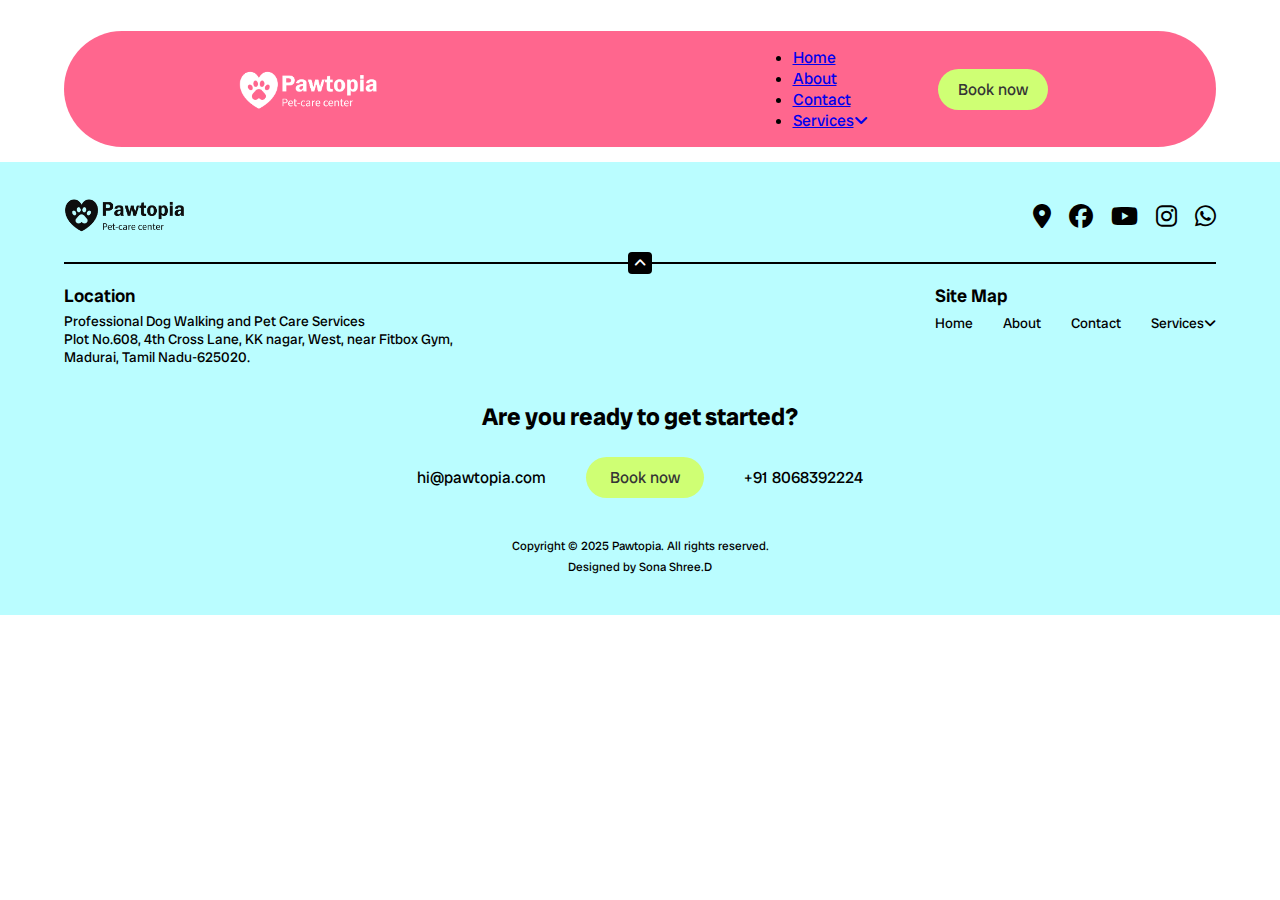
<file: index-old.html>
<!DOCTYPE html>
<html lang="en">

<head>
    <meta charset="UTF-8">
    <meta name="viewport" content="width=device-width, initial-scale=1.0">
    <title>Pawtopia</title>
    <link rel="stylesheet" href="https://cdnjs.cloudflare.com/ajax/libs/font-awesome/6.7.2/css/all.min.css"
        integrity="sha512-Evv84Mr4kqVGRNSgIGL/F/aIDqQb7xQ2vcrdIwxfjThSH8CSR7PBEakCr51Ck+w+/U6swU2Im1vVX0SVk9ABhg=="
        crossorigin="anonymous" referrerpolicy="no-referrer" />
    <link rel="stylesheet" href="./css/style.css">
</head>

<body>
    <header>
        <div class="wrapper">
            <nav>
                <div class="logo-img">
                    <img src="./image/logonav.png" alt="logo">
                </div>
                <div class="nav-con">
                    <ul>
                        <li><a href="./home.html">Home</a></li>
                        <li><a href="./about.html">About</a></li>
                        <li><a href="#">Contact</a></li>
                        <li><a href="#">Services<i class="fa-solid fa-angle-down"></i></a></li>
                    </ul>
                    <a href="#"><button type="button" class="btn-nav">Book now</button></a>
                    
                </div>

            </nav>
        </div>

    </header>


    <!-- FOOTER SECTION -->
    <footer>
        <div class="wrapper">
            <div class="footer-head">
                <div class="logo-img">
                    <img src="./image/logofooter.png" alt="logo">
                </div>
                <div class="footer-head-con">
                    <a href="#"><i class="fa-solid fa-location-dot"></i></a>
                   <a href="#"><i class="fa-brands fa-facebook"></i></a> 
                    <a href="#"><i class="fa-brands fa-youtube"></i></a>
                    <a href="#"><i class="fa-brands fa-instagram"></i></a>
                    <a href="#"><i class="fa-brands fa-whatsapp"></i></a>
                </div>
            </div>
            <div class="footer-scroll">
                <i class="fa-solid fa-angle-up"></i>
            </div>
            <div class="footer-nav">
                <div class="footer-nav-one">
                    <h4>Location</h4>
                    <p>Professional Dog Walking and Pet Care Services</p>
                    <p>Plot No.608, 4th Cross Lane, KK nagar, West, near Fitbox Gym, Madurai, Tamil Nadu-625020.</p>
                </div>
                <div class="footer-nav-two">
                    <h4>Site Map</h4>
                    <ul>
                        <li><a href="#">Home</a></li>
                        <li><a href="#">About</a></li>
                        <li><a href="#">Contact</a></li>
                        <li><a href="#">Services<i class="fa-solid fa-angle-down"></i></a></li>
                    </ul>
                </div>
            </div>
            <div class="footer-main">
                <div class="footer-main-one">
                    <h2>Are you ready to get started?</h2>
                </div>
                <div class="footer-main-two">
                    <p><a href="#">hi@pawtopia.com</a></p>
                    <button type="button" class="btn-nav">Book now</button>
                    <p>+91 8068392224</p>
                </div>
            </div>
            <div class="footer-footer">
                <p>Copyright © 2025 Pawtopia. All rights reserved.</p>
                <p>Designed by <a href="#">Sona Shree.D</a></p>
            </div>
        </div>
    </footer>
</body>

</html>
</file>
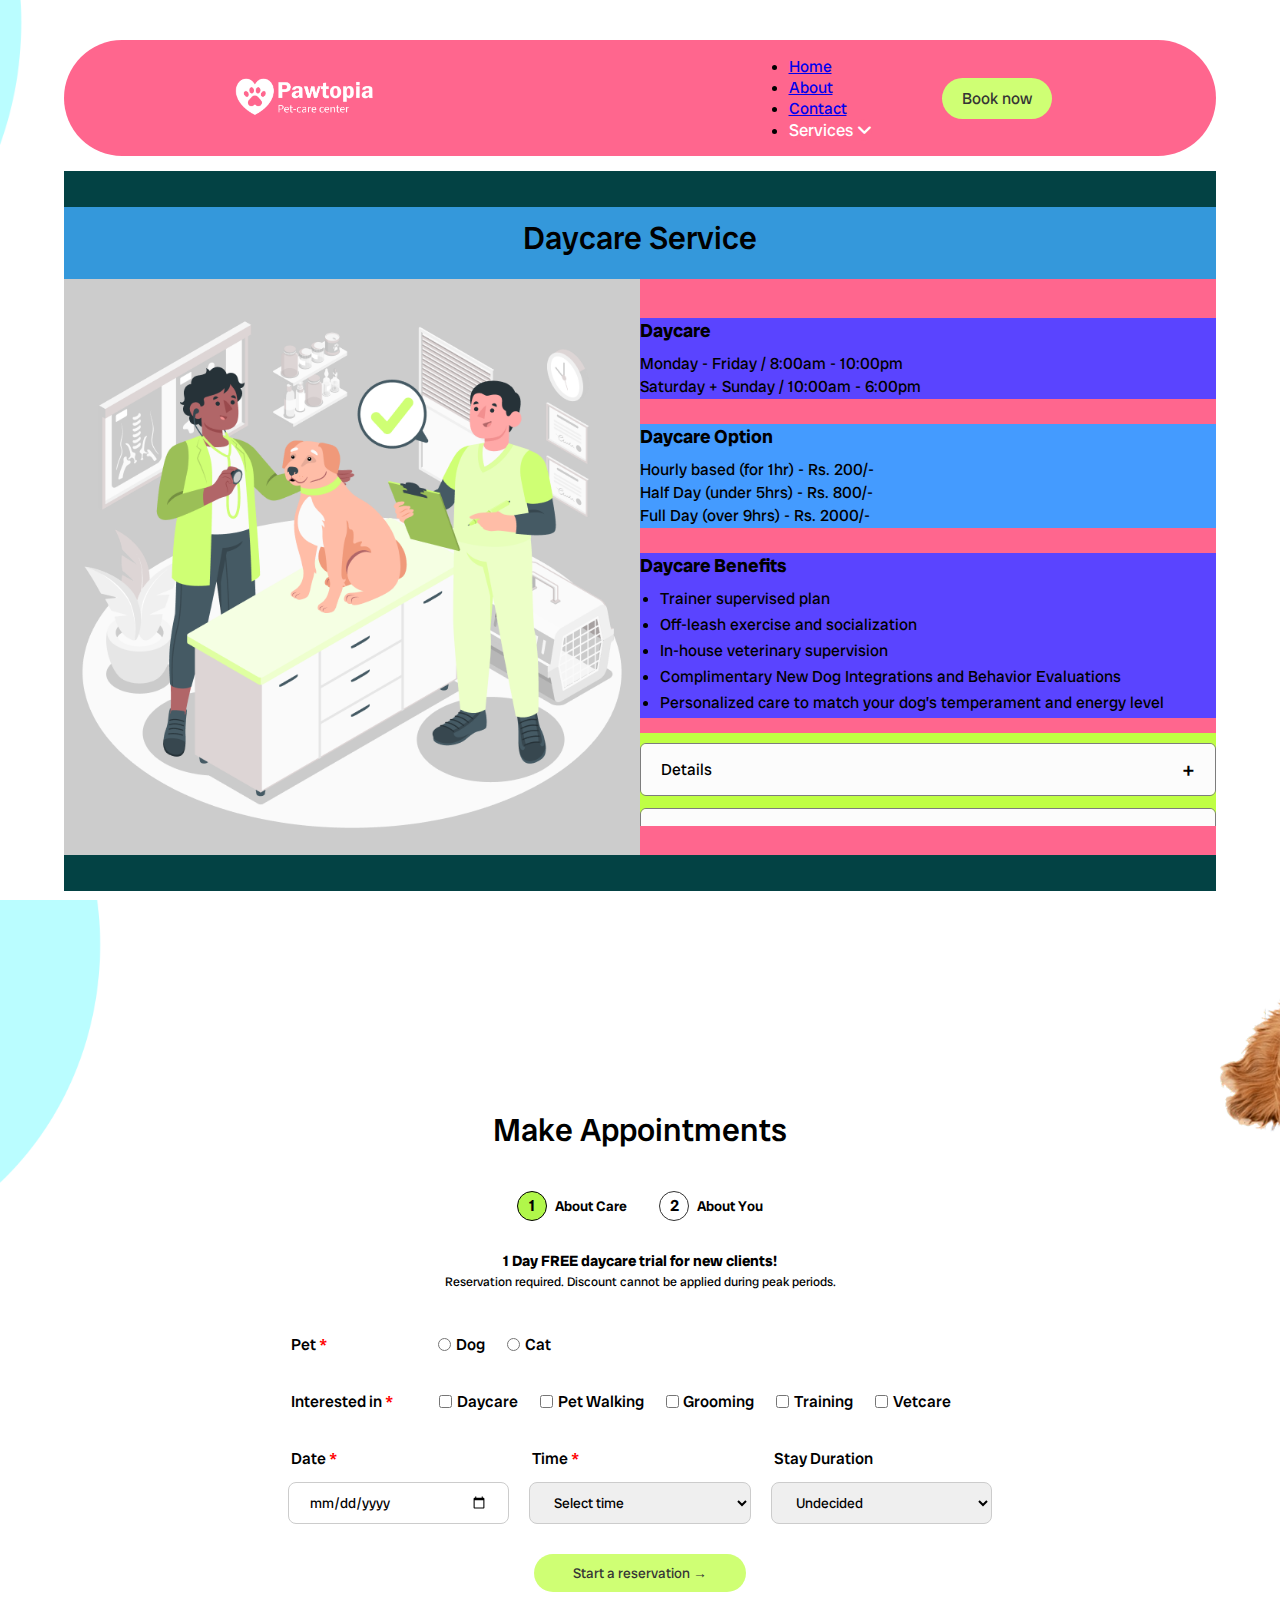
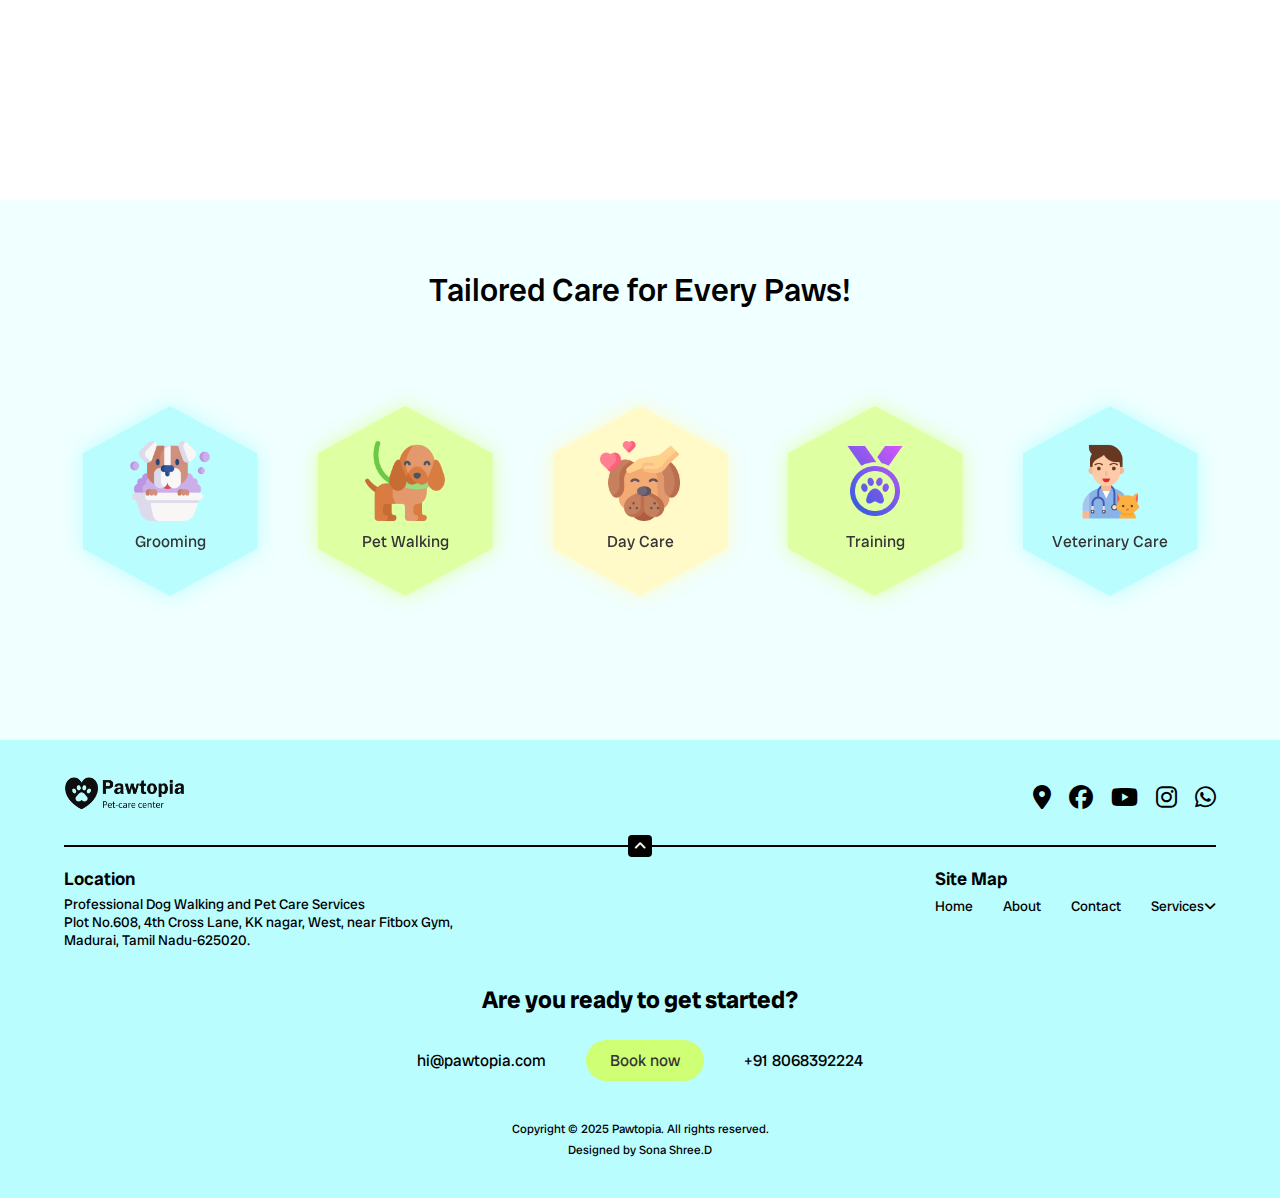
<file: training-service.html>
<!DOCTYPE html>
<html lang="en">

<head>
    <meta charset="UTF-8">
    <meta name="viewport" content="width=device-width, initial-scale=1.0">
    <title>Pawtopia-Training Service</title>
        <link rel="icon" href="./image/paw-print.png" type="image/png">
<link rel="stylesheet" href="./css/grooming-service.css">
    <link rel="stylesheet" href="./css/style.css">
    <link rel="stylesheet" href="https://cdnjs.cloudflare.com/ajax/libs/font-awesome/6.7.2/css/all.min.css"
        integrity="sha512-Evv84Mr4kqVGRNSgIGL/F/aIDqQb7xQ2vcrdIwxfjThSH8CSR7PBEakCr51Ck+w+/U6swU2Im1vVX0SVk9ABhg=="
        crossorigin="anonymous" referrerpolicy="no-referrer" />
</head>

<body>
    <div class="banner-bg" id="banner">

        <!-- NAVIGATION SECTION -->
          <header>
            <div class="wrapper">
                <nav class="main-ul">
                    <div class="logo-img">
                       <a href="./index.html"><img src="./image/logonav.png" alt="logo"></a>
                    </div>
                    <div class="nav-con">
                        <ul>
                            <li><a href="./index.html" >Home</a></li>
                            <li><a href="./about.html">About</a></li>
                            <li><a href="about.html#faq">Contact</a></li>
                            <li>
                                <div class="dropdown">
                                    <button class="dropdown-button" onclick="toggleDropdown()" aria-expanded="false">
                                        Services <span id="arrow" class="fa-solid fa-angle-down"></span>
                                    </button>
                                    <div class="dropdown-content">
                                        <ul>
                                            <li><a href="./daycare-service.html">Pet Daycare</a></li>
                                            <li><a href="./grooming-service.html">Pet Grooming</a></li>
                                            <li><a href="./vet-service.html">Pet Veterinary Care</a></li>
                                            <li><a href="./walking-service.html">Pet Walking</a></li>
                                            <li><a href="./training-service.html">Pet Training</a></li>
                                        </ul>
                                    </div>
                                </div>
                            </li>
                        </ul>
                        <a href="home.html#appointment"><button type="button" class="btn-nav">Book now</button></a>
                    </div>
                </nav>
            </div>
        </header>

        <!-- BANNER SECTION -->
        <div class="banner-section ">
            <div class="banner-text-con">
                <h1>Daycare Service</h1>
            </div>
            <div class="banner-main">
                <div class="banner-con-one">
                    <div class="banner-con-img">
                        <img src="./image/service-bg.png" alt="banner-img">
                    </div>
                </div>

                 <div class="banner-con-two">
                <div class="banner-con-text-one">
                    <h3>Daycare</h3>
                    <p>Monday - Friday / 8:00am - 10:00pm</p>
                    <p>Saturday + Sunday / 10:00am - 6:00pm</p>
                </div>
                <div class="banner-con-text-two">
                    <h3>Daycare Option</h3>
                    <p>Hourly based (for 1hr) - Rs. 200/-</p>
                    <p>Half Day (under 5hrs) - Rs. 800/-</p>
                    <p>Full Day (over 9hrs) - Rs. 2000/-</p>
                </div>
                <div class="banner-con-text-three">
                    <h3>Daycare Benefits</h3>
                    <ul>
                        <li>Trainer supervised plan</li>
                        <li>Off-leash exercise and socialization</li>
                        <li>In-house veterinary supervision</li>
                        <li>Complimentary New Dog Integrations and Behavior Evaluations</li>
                        <li>Personalized care to match your dog’s temperament and energy level</li>
                    </ul>
                </div>
                <div class="banner-con-text-four">
                    <div class="accordion">

                        <div class="accordion-item">
                            <button class="accordion-header">
                                <p>Details</p>
                                <span class="accordion-icon">+</span>
                            </button>
                            <div class="accordion-content">
                                <p>Your dog will love playing all day with like-minded furry friends in our safe and
                                    supervised playrooms. Not only can you check in on how they are doing via our play
                                    cams, we will provide daily report cards with photos so you can rest assured they
                                    are having the time of their life.</p>
                            </div>
                        </div>
                        <div class="accordion-item">
                            <button class="accordion-header">
                                <p>Requirements</p>
                                <span class="accordion-icon">+</span>
                            </button>
                            <div class="accordion-content">
                                <p>Health:
                                    All dogs must be free from parasites, ticks/fleas, and communicable diseases. Any
                                    dog that poses a risk to the health of the other dogs in our care will not be
                                    accepted at check-in.

                                    Vaccinations:
                                    We want all dogs to be safe and healthy. As such, and in compliance with the Madurai
                                    Department of Health (MDOH) and the recommendation of the TamilNadu Veterinary
                                    Medical Association, we require proof of the following vaccinations from your
                                    veterinarian prior to using any of our services.</p>
                            </div>
                        </div>
                    </div>
                </div>

            </div>
            </div>

           
        </div>
    </div>

    <!-- SECTION-ONE -->
    <div class="section-five">
        <div class="container">
            <div class="step active" id="step1">
                <h1>Make Appointments</h1>
                <div class="step-header">
                    <div class="active">
                        <div class="circle">1</div>
                        <p>About Care</p>
                    </div>
                    <div>
                        <div class="circle">2</div>
                        <p>About You</p>
                    </div>
                </div>
                <div class="form-con">
                    <p><strong>1 Day FREE daycare trial for new clients!</strong><br><small>Reservation required.
                            Discount cannot be applied during peak periods.</small></p>
                </div>
                <form id="form1">
                    <div class="form-group">
                        <label>Pet <span style="color: red">*</span></label>
                        <div class="options">
                            <label><input type="radio" name="pet" value="Dog" required> Dog</label>
                            <label><input type="radio" name="pet" value="Cat" required> Cat</label>
                        </div>
                    </div>
                    <div class="form-group">
                        <label>Interested in <span style="color: red">*</span></label>
                        <div class="checkboxes">
                            <label><input type="checkbox" name="interest" value="Daycare"> Daycare</label>
                            <label><input type="checkbox" name="interest" value="Pet Walking"> Pet Walking</label>
                            <label><input type="checkbox" name="interest" value="Grooming"> Grooming</label>
                            <label><input type="checkbox" name="interest" value="Training"> Training</label>
                            <label><input type="checkbox" name="interest" value="Vetcare"> Vetcare</label>
                        </div>
                    </div>
                    <div class="alignment">
                        <div class="form-group">
                            <label>Date <span style="color: red">*</span></label>
                            <input type="date" id="dateField" required />
                        </div>
                        <div class="form-group">
                            <label>Time <span style="color: red">*</span></label>
                            <select id="timeField" required>
                                <option value="">Select time</option>
                                <option>9:00 AM</option>
                                <option>10:00 AM</option>
                                <option>11:00 AM</option>
                                <option>12:00 PM</option>
                                <option>1:00 PM</option>
                                <option>2:00 PM</option>
                                <option>3:00 PM</option>
                                <option>4:00 PM</option>
                                <option>5:00 PM</option>
                                <option>6:00 PM</option>
                                <option>7:00 PM</option>
                                <option>8:00 PM</option>
                                <option>9:00 PM</option>
                                <option>10:00 PM</option>
                            </select>
                        </div>
                        <div class="form-group">
                            <label>Stay Duration</label>
                            <select id="stayDuration">
                                <option value="Undecided">Undecided</option>
                                <option value="1 hour">1 hour</option>
                                <option value="2 hours">2 hours</option>
                                <option value="3 hours">3 hours</option>
                                <option value="Half Day">Half Day</option>
                                <option value="Full Day">Full Day</option>
                            </select>
                        </div>
                    </div>
                    <div class="btn-con">
                        <button class="next" type="submit">Start a reservation →</button>
                    </div>
                </form>
            </div>

            <div class="step" id="step2">
                <h1>Make Appointments</h1>
                <div class="step-header">
                    <div>
                        <div class="circle">1</div> About Care
                    </div>
                    <div class="active">
                        <div class="circle">2</div> About You
                    </div>
                </div>
                <form id="form2">
                    <div class="name-group">
                        <label>Name <span style="color: red">*</span></label>
                        <input type="text" required />
                    </div>
                    <div class="info-con">
                        <div class="form-group">
                            <label>Email <span style="color: red">*</span></label>
                            <input type="email" required />
                        </div>
                        <div class="form-group">
                            <label>Phone <span style="color: red">*</span></label>
                            <input type="tel" required />
                        </div>
                    </div>

                    <div class="msg-group">
                        <label>Message <span style="color: red">*</span></label>
                        <textarea placeholder="Describe your pet, are there any special needs?" required></textarea>
                    </div>
                    <div class="btns">
                        <button class="back" type="button" onclick="goBack()">Back</button>
                        <button class="next" type="submit">Book</button>
                    </div>
                </form>
            </div>

            <div class="step" id="step3">
                <div class="success">
                    <img src="./image/appointment-form-bg/success.png" alt="Success" />
                    <h2>Successfully Booked</h2>
                </div>
            </div>
        </div>
    </div>

    <!-- SECTION TWO -->
    <div class="section-two">
        <div class="wrapper">
            <div class="section-two-con">
                <h1>Tailored Care for Every Paws!</h1>

                <div class="section-two-con-hexa">

                    <a href="#">
                        <div class="hexagon-wrapper-one ">
                            <div class="hexagon hexagon-one">
                                <div class="img-con">
                                    <img src="./image/dog (1).png" alt="img">
                                </div>
                                <div class="text-con">
                                    <p>Grooming</p>
                                </div>
                            </div>
                        </div>
                    </a>

                    <a href="#">
                        <div class="hexagon-wrapper-two">
                            <div class="hexagon hexagon-two">
                                <div class="img-con">
                                    <img src="./image/walking-the-dog.png" alt="img">
                                </div>
                                <div class="text-con">
                                    <p>Pet Walking</p>
                                </div>
                            </div>
                        </div>
                    </a>

                    <a href="#">
                        <div class="hexagon-wrapper-three">
                            <div class="hexagon hexagon-three">
                                <div class="img-con">
                                    <img src="./image/dog-training (1).png" alt="img">
                                </div>
                                <div class="text-con">
                                    <p>Day Care</p>
                                </div>
                            </div>
                        </div>
                    </a>

                    <a href="#">
                        <div class="hexagon-wrapper-four">
                            <div class="hexagon hexagon-four">
                                <div class="img-con">
                                    <img src="./image/award.png" alt="img">
                                </div>
                                <div class="text-con">
                                    <p>Training</p>
                                </div>
                            </div>
                        </div>
                    </a>

                    <a href="#">
                        <div class="hexagon-wrapper-five">
                            <div class="hexagon hexagon-five">
                                <div class="img-con">
                                    <img src="./image/veterinary.png" alt="img">
                                </div>
                                <div class="text-con">
                                    <p>Veterinary Care</p>
                                </div>
                            </div>
                        </div>
                    </a>

                </div>
            </div>
        </div>
    </div>

    <!-- FOOTER SECTION -->
    <footer>
        <div class="wrapper">
            <div class="footer-head">
                <div class="logo-img">
                    <a href="#banner"> <img src="./image/logofooter.png" alt="logo"></a>
                </div>
                <div class="footer-head-con">
                    <a href="https://www.google.com/maps"><i class="fa-solid fa-location-dot"></i></a>
                    <a href="https://www.facebook.com/"><i class="fa-brands fa-facebook"></i></a>
                    <a href="https://www.youtube.com/"><i class="fa-brands fa-youtube"></i></a>
                    <a href="https://www.instagram.com/"><i class="fa-brands fa-instagram"></i></a>
                    <a href="https://www.whatsapp.com/"><i class="fa-brands fa-whatsapp"></i></a>
                </div>
            </div>
            <div class="footer-scroll">
                <a href="#banner">
                    <i class="fa-solid fa-angle-up"></i>
                </a>
            </div>

            <div class="footer-nav">
                <div class="footer-nav-one">
                    <h4>Location</h4>
                    <p>Professional Dog Walking and Pet Care Services</p>
                    <p>Plot No.608, 4th Cross Lane, KK nagar, West, near Fitbox Gym, Madurai, Tamil Nadu-625020.</p>
                </div>
                <div class="footer-nav-two">
                    <h4>Site Map</h4>
                    <ul>
                        <li><a href="./home.html">Home</a></li>
                        <li><a href="./about.html">About</a></li>
                        <li><a href="#faqs">Contact</a></li>
                        <li><a href="./services.html">Services<i class="fa-solid fa-angle-down"></i></a></li>
                    </ul>
                </div>
            </div>
            <div class="footer-main">
                <div class="footer-main-one">
                    <h2>Are you ready to get started?</h2>
                </div>
                <div class="footer-main-two">
                    <p><a href="https://mail.google.com/">hi@pawtopia.com</a></p>
                    <a href="#"><button type="button" class="btn-nav">Book now</button></a>
                    <a href="https://play.google.com/store/apps/details?id=com.easycontactvdailer.icontact&hl=en_IN">
                        <p>+91 8068392224</p>
                    </a>
                </div>
            </div>
            <div class="footer-footer">
                <a href="#">
                    <p>Copyright © 2025 Pawtopia. All rights reserved.</p>
                </a>
                <p>Designed by <a href="#">Sona Shree.D</a></p>
            </div>
        </div>
    </footer>
    <script src="./js/accordian.js"></script>
    <script src="./js/dropdown.js"></script>
    <script src="./js/appointment-form.js"></script>

</body>

</html>
</file>
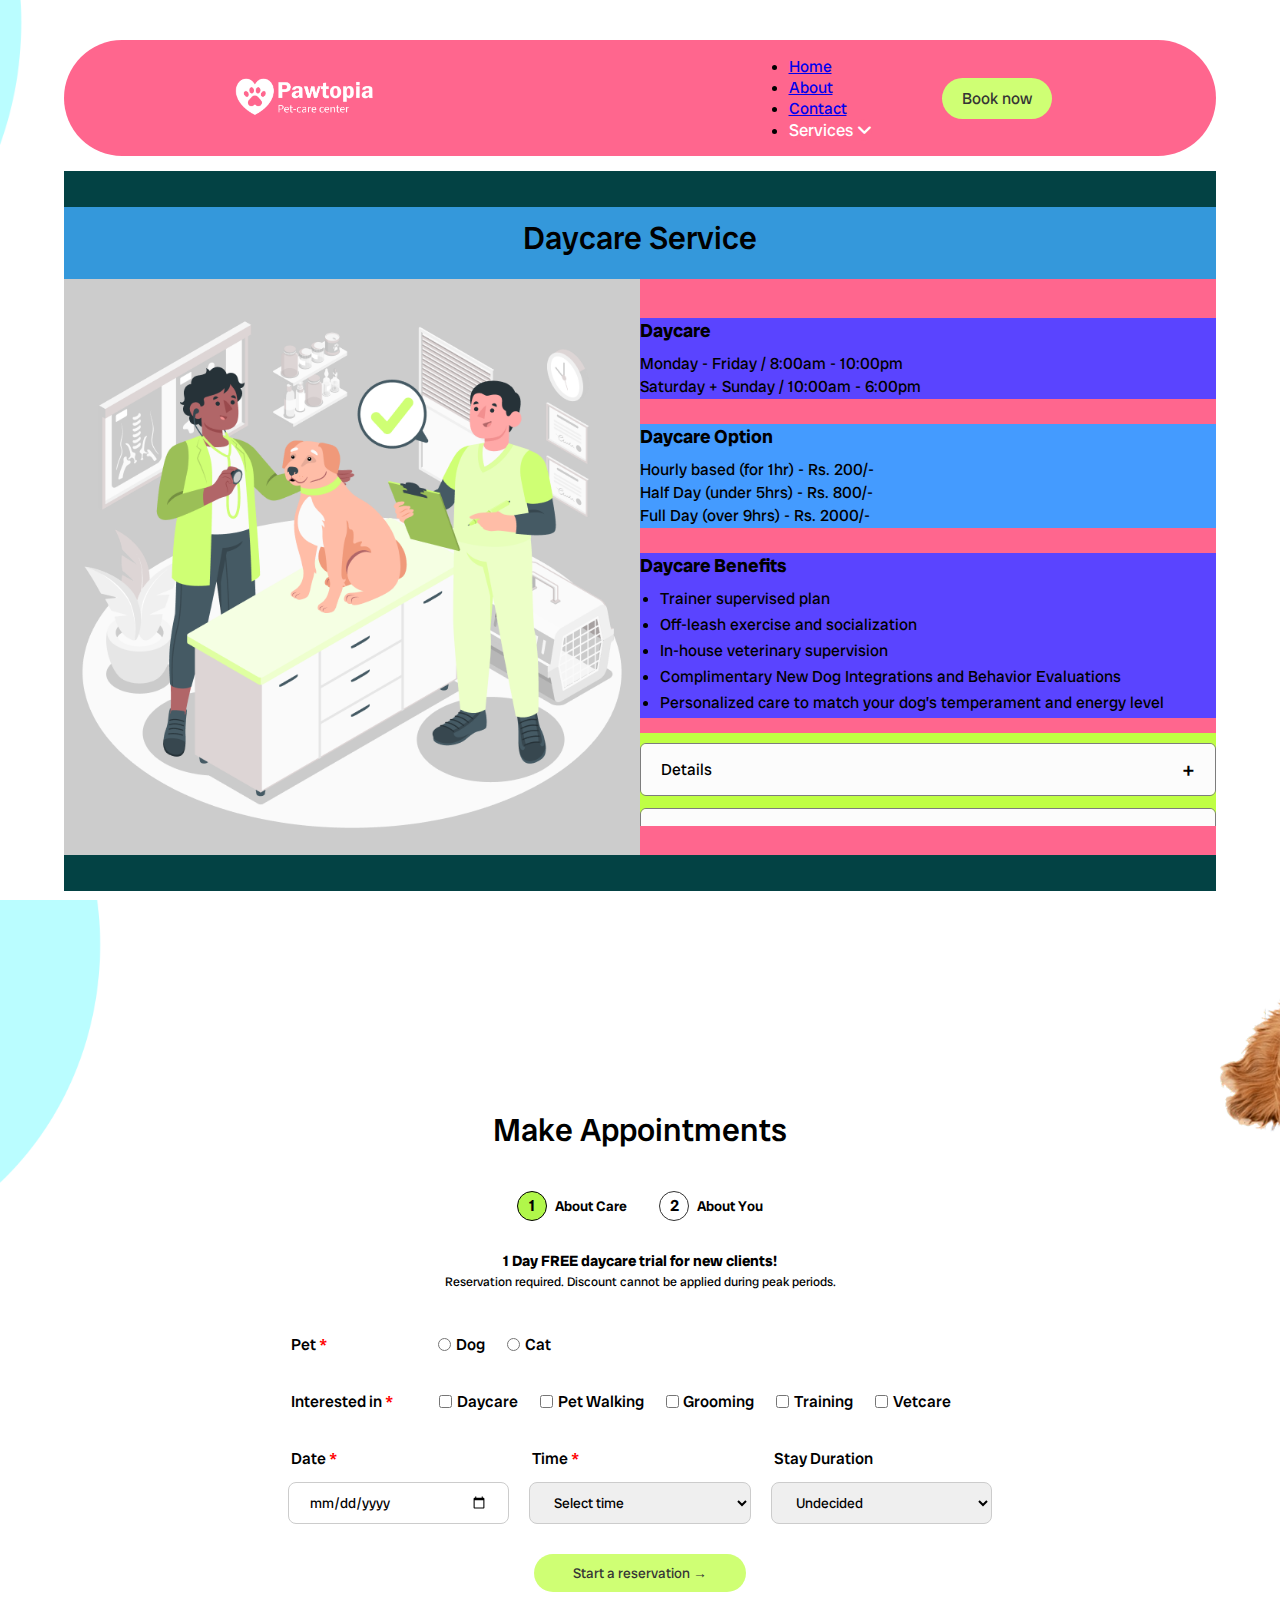
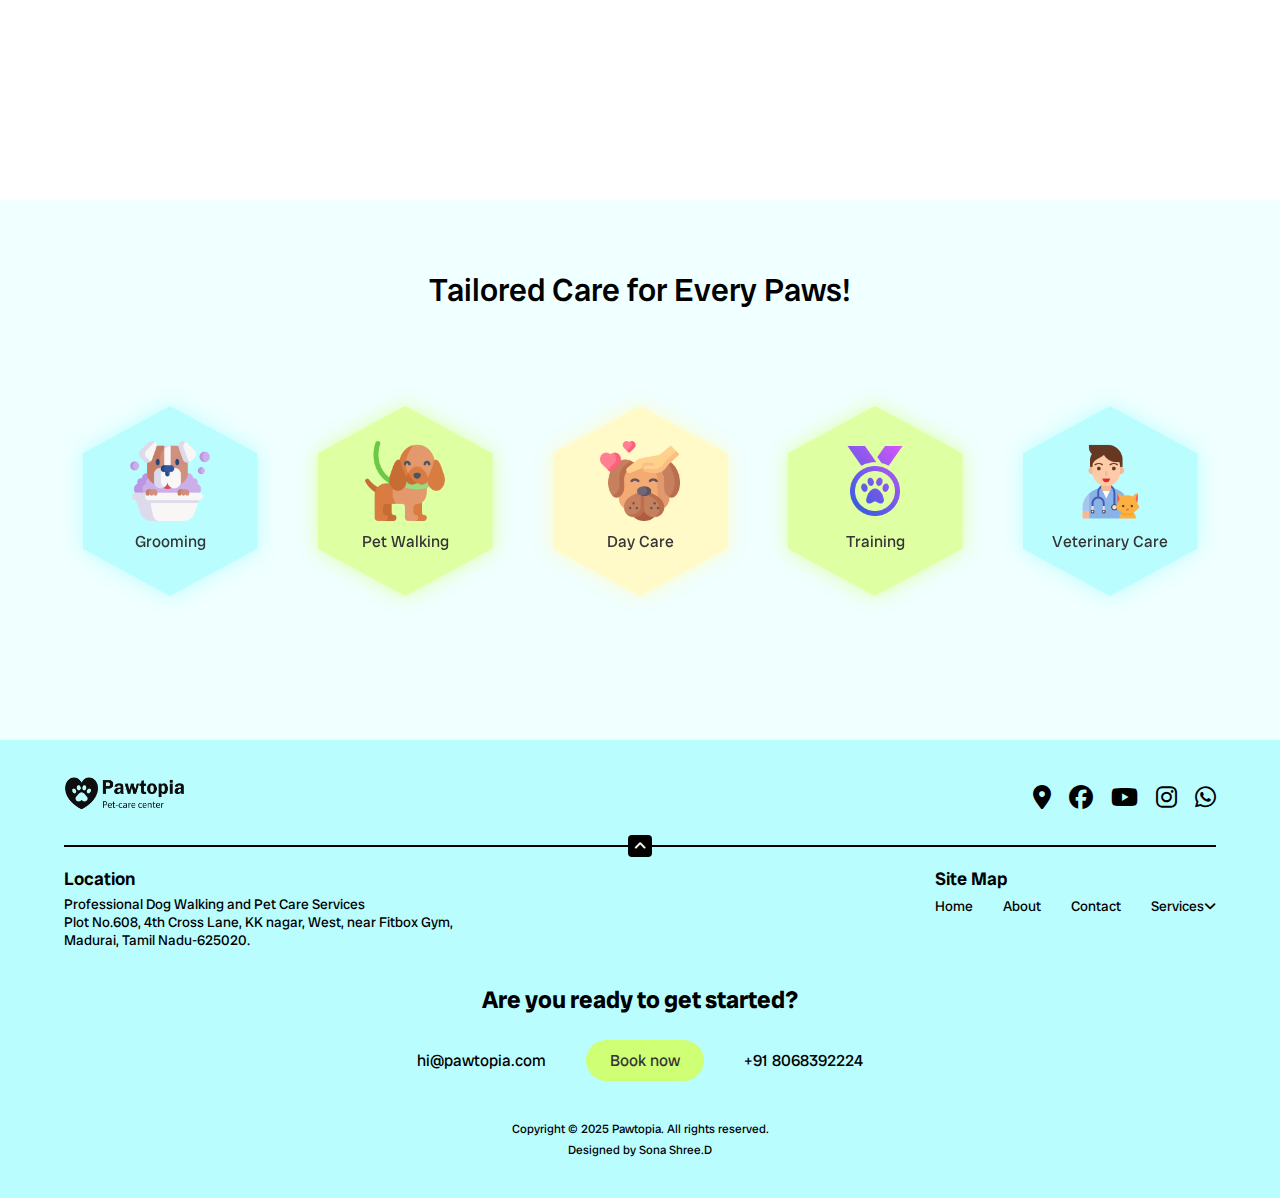
<file: vet-service.html>
<!DOCTYPE html>
<html lang="en">

<head>
    <meta charset="UTF-8">
    <meta name="viewport" content="width=device-width, initial-scale=1.0">
    <title>Pawtopia-Vet Service</title>
        <link rel="icon" href="./image/paw-print.png" type="image/png">
<link rel="stylesheet" href="./css/grooming-service.css">
    <link rel="stylesheet" href="./css/style.css">
    <link rel="stylesheet" href="https://cdnjs.cloudflare.com/ajax/libs/font-awesome/6.7.2/css/all.min.css"
        integrity="sha512-Evv84Mr4kqVGRNSgIGL/F/aIDqQb7xQ2vcrdIwxfjThSH8CSR7PBEakCr51Ck+w+/U6swU2Im1vVX0SVk9ABhg=="
        crossorigin="anonymous" referrerpolicy="no-referrer" />
</head>

<body>
    <div class="banner-bg" id="banner">

        <!-- NAVIGATION SECTION -->
          <header>
            <div class="wrapper">
                <nav class="main-ul">
                    <div class="logo-img">
                        <a href="./index.html"><img src="./image/logonav.png" alt="logo"></a>
                    </div>
                    <div class="nav-con">
                        <ul>
                            <li><a href="./index.html" >Home</a></li>
                            <li><a href="./about.html">About</a></li>
                            <li><a href="about.html#faq">Contact</a></li>
                            <li>
                                <div class="dropdown">
                                    <button class="dropdown-button" onclick="toggleDropdown()" aria-expanded="false">
                                        Services <span id="arrow" class="fa-solid fa-angle-down"></span>
                                    </button>
                                    <div class="dropdown-content">
                                        <ul>
                                            <li><a href="./daycare-service.html">Pet Daycare</a></li>
                                            <li><a href="./grooming-service.html">Pet Grooming</a></li>
                                            <li><a href="./vet-service.html">Pet Veterinary Care</a></li>
                                            <li><a href="./walking-service.html">Pet Walking</a></li>
                                            <li><a href="./training-service.html">Pet Training</a></li>
                                        </ul>
                                    </div>
                                </div>
                            </li>
                        </ul>
                        <a href="home.html#appointment"><button type="button" class="btn-nav">Book now</button></a>
                    </div>
                </nav>
            </div>
        </header>

        <!-- BANNER SECTION -->
        <div class="banner-section ">
            <div class="banner-text-con">
                <h1>Daycare Service</h1>
            </div>
            <div class="banner-main">
                <div class="banner-con-one">
                    <div class="banner-con-img">
                        <img src="./image/service-bg.png" alt="banner-img">
                    </div>
                </div>

                 <div class="banner-con-two">
                <div class="banner-con-text-one">
                    <h3>Daycare</h3>
                    <p>Monday - Friday / 8:00am - 10:00pm</p>
                    <p>Saturday + Sunday / 10:00am - 6:00pm</p>
                </div>
                <div class="banner-con-text-two">
                    <h3>Daycare Option</h3>
                    <p>Hourly based (for 1hr) - Rs. 200/-</p>
                    <p>Half Day (under 5hrs) - Rs. 800/-</p>
                    <p>Full Day (over 9hrs) - Rs. 2000/-</p>
                </div>
                <div class="banner-con-text-three">
                    <h3>Daycare Benefits</h3>
                    <ul>
                        <li>Trainer supervised plan</li>
                        <li>Off-leash exercise and socialization</li>
                        <li>In-house veterinary supervision</li>
                        <li>Complimentary New Dog Integrations and Behavior Evaluations</li>
                        <li>Personalized care to match your dog’s temperament and energy level</li>
                    </ul>
                </div>
                <div class="banner-con-text-four">
                    <div class="accordion">

                        <div class="accordion-item">
                            <button class="accordion-header">
                                <p>Details</p>
                                <span class="accordion-icon">+</span>
                            </button>
                            <div class="accordion-content">
                                <p>Your dog will love playing all day with like-minded furry friends in our safe and
                                    supervised playrooms. Not only can you check in on how they are doing via our play
                                    cams, we will provide daily report cards with photos so you can rest assured they
                                    are having the time of their life.</p>
                            </div>
                        </div>
                        <div class="accordion-item">
                            <button class="accordion-header">
                                <p>Requirements</p>
                                <span class="accordion-icon">+</span>
                            </button>
                            <div class="accordion-content">
                                <p>Health:
                                    All dogs must be free from parasites, ticks/fleas, and communicable diseases. Any
                                    dog that poses a risk to the health of the other dogs in our care will not be
                                    accepted at check-in.

                                    Vaccinations:
                                    We want all dogs to be safe and healthy. As such, and in compliance with the Madurai
                                    Department of Health (MDOH) and the recommendation of the TamilNadu Veterinary
                                    Medical Association, we require proof of the following vaccinations from your
                                    veterinarian prior to using any of our services.</p>
                            </div>
                        </div>
                    </div>
                </div>

            </div>
            </div>

           
        </div>
    </div>

    <!-- SECTION-ONE -->
    <div class="section-five">
        <div class="container">
            <div class="step active" id="step1">
                <h1>Make Appointments</h1>
                <div class="step-header">
                    <div class="active">
                        <div class="circle">1</div>
                        <p>About Care</p>
                    </div>
                    <div>
                        <div class="circle">2</div>
                        <p>About You</p>
                    </div>
                </div>
                <div class="form-con">
                    <p><strong>1 Day FREE daycare trial for new clients!</strong><br><small>Reservation required.
                            Discount cannot be applied during peak periods.</small></p>
                </div>
                <form id="form1">
                    <div class="form-group">
                        <label>Pet <span style="color: red">*</span></label>
                        <div class="options">
                            <label><input type="radio" name="pet" value="Dog" required> Dog</label>
                            <label><input type="radio" name="pet" value="Cat" required> Cat</label>
                        </div>
                    </div>
                    <div class="form-group">
                        <label>Interested in <span style="color: red">*</span></label>
                        <div class="checkboxes">
                            <label><input type="checkbox" name="interest" value="Daycare"> Daycare</label>
                            <label><input type="checkbox" name="interest" value="Pet Walking"> Pet Walking</label>
                            <label><input type="checkbox" name="interest" value="Grooming"> Grooming</label>
                            <label><input type="checkbox" name="interest" value="Training"> Training</label>
                            <label><input type="checkbox" name="interest" value="Vetcare"> Vetcare</label>
                        </div>
                    </div>
                    <div class="alignment">
                        <div class="form-group">
                            <label>Date <span style="color: red">*</span></label>
                            <input type="date" id="dateField" required />
                        </div>
                        <div class="form-group">
                            <label>Time <span style="color: red">*</span></label>
                            <select id="timeField" required>
                                <option value="">Select time</option>
                                <option>9:00 AM</option>
                                <option>10:00 AM</option>
                                <option>11:00 AM</option>
                                <option>12:00 PM</option>
                                <option>1:00 PM</option>
                                <option>2:00 PM</option>
                                <option>3:00 PM</option>
                                <option>4:00 PM</option>
                                <option>5:00 PM</option>
                                <option>6:00 PM</option>
                                <option>7:00 PM</option>
                                <option>8:00 PM</option>
                                <option>9:00 PM</option>
                                <option>10:00 PM</option>
                            </select>
                        </div>
                        <div class="form-group">
                            <label>Stay Duration</label>
                            <select id="stayDuration">
                                <option value="Undecided">Undecided</option>
                                <option value="1 hour">1 hour</option>
                                <option value="2 hours">2 hours</option>
                                <option value="3 hours">3 hours</option>
                                <option value="Half Day">Half Day</option>
                                <option value="Full Day">Full Day</option>
                            </select>
                        </div>
                    </div>
                    <div class="btn-con">
                        <button class="next" type="submit">Start a reservation →</button>
                    </div>
                </form>
            </div>

            <div class="step" id="step2">
                <h1>Make Appointments</h1>
                <div class="step-header">
                    <div>
                        <div class="circle">1</div> About Care
                    </div>
                    <div class="active">
                        <div class="circle">2</div> About You
                    </div>
                </div>
                <form id="form2">
                    <div class="name-group">
                        <label>Name <span style="color: red">*</span></label>
                        <input type="text" required />
                    </div>
                    <div class="info-con">
                        <div class="form-group">
                            <label>Email <span style="color: red">*</span></label>
                            <input type="email" required />
                        </div>
                        <div class="form-group">
                            <label>Phone <span style="color: red">*</span></label>
                            <input type="tel" required />
                        </div>
                    </div>

                    <div class="msg-group">
                        <label>Message <span style="color: red">*</span></label>
                        <textarea placeholder="Describe your pet, are there any special needs?" required></textarea>
                    </div>
                    <div class="btns">
                        <button class="back" type="button" onclick="goBack()">Back</button>
                        <button class="next" type="submit">Book</button>
                    </div>
                </form>
            </div>

            <div class="step" id="step3">
                <div class="success">
                    <img src="./image/appointment-form-bg/success.png" alt="Success" />
                    <h2>Successfully Booked</h2>
                </div>
            </div>
        </div>
    </div>

    <!-- SECTION TWO -->
    <div class="section-two">
        <div class="wrapper">
            <div class="section-two-con">
                <h1>Tailored Care for Every Paws!</h1>

                <div class="section-two-con-hexa">

                    <a href="#">
                        <div class="hexagon-wrapper-one ">
                            <div class="hexagon hexagon-one">
                                <div class="img-con">
                                    <img src="./image/dog (1).png" alt="img">
                                </div>
                                <div class="text-con">
                                    <p>Grooming</p>
                                </div>
                            </div>
                        </div>
                    </a>

                    <a href="#">
                        <div class="hexagon-wrapper-two">
                            <div class="hexagon hexagon-two">
                                <div class="img-con">
                                    <img src="./image/walking-the-dog.png" alt="img">
                                </div>
                                <div class="text-con">
                                    <p>Pet Walking</p>
                                </div>
                            </div>
                        </div>
                    </a>

                    <a href="#">
                        <div class="hexagon-wrapper-three">
                            <div class="hexagon hexagon-three">
                                <div class="img-con">
                                    <img src="./image/dog-training (1).png" alt="img">
                                </div>
                                <div class="text-con">
                                    <p>Day Care</p>
                                </div>
                            </div>
                        </div>
                    </a>

                    <a href="#">
                        <div class="hexagon-wrapper-four">
                            <div class="hexagon hexagon-four">
                                <div class="img-con">
                                    <img src="./image/award.png" alt="img">
                                </div>
                                <div class="text-con">
                                    <p>Training</p>
                                </div>
                            </div>
                        </div>
                    </a>

                    <a href="#">
                        <div class="hexagon-wrapper-five">
                            <div class="hexagon hexagon-five">
                                <div class="img-con">
                                    <img src="./image/veterinary.png" alt="img">
                                </div>
                                <div class="text-con">
                                    <p>Veterinary Care</p>
                                </div>
                            </div>
                        </div>
                    </a>

                </div>
            </div>
        </div>
    </div>

    <!-- FOOTER SECTION -->
    <footer>
        <div class="wrapper">
            <div class="footer-head">
                <div class="logo-img">
                    <a href="#banner"> <img src="./image/logofooter.png" alt="logo"></a>
                </div>
                <div class="footer-head-con">
                    <a href="https://www.google.com/maps"><i class="fa-solid fa-location-dot"></i></a>
                    <a href="https://www.facebook.com/"><i class="fa-brands fa-facebook"></i></a>
                    <a href="https://www.youtube.com/"><i class="fa-brands fa-youtube"></i></a>
                    <a href="https://www.instagram.com/"><i class="fa-brands fa-instagram"></i></a>
                    <a href="https://www.whatsapp.com/"><i class="fa-brands fa-whatsapp"></i></a>
                </div>
            </div>
            <div class="footer-scroll">
                <a href="#banner">
                    <i class="fa-solid fa-angle-up"></i>
                </a>
            </div>

            <div class="footer-nav">
                <div class="footer-nav-one">
                    <h4>Location</h4>
                    <p>Professional Dog Walking and Pet Care Services</p>
                    <p>Plot No.608, 4th Cross Lane, KK nagar, West, near Fitbox Gym, Madurai, Tamil Nadu-625020.</p>
                </div>
                <div class="footer-nav-two">
                    <h4>Site Map</h4>
                    <ul>
                        <li><a href="./home.html">Home</a></li>
                        <li><a href="./about.html">About</a></li>
                        <li><a href="#faqs">Contact</a></li>
                        <li><a href="./services.html">Services<i class="fa-solid fa-angle-down"></i></a></li>
                    </ul>
                </div>
            </div>
            <div class="footer-main">
                <div class="footer-main-one">
                    <h2>Are you ready to get started?</h2>
                </div>
                <div class="footer-main-two">
                    <p><a href="https://mail.google.com/">hi@pawtopia.com</a></p>
                    <a href="#"><button type="button" class="btn-nav">Book now</button></a>
                    <a href="https://play.google.com/store/apps/details?id=com.easycontactvdailer.icontact&hl=en_IN">
                        <p>+91 8068392224</p>
                    </a>
                </div>
            </div>
            <div class="footer-footer">
                <a href="#">
                    <p>Copyright © 2025 Pawtopia. All rights reserved.</p>
                </a>
                <p>Designed by <a href="#">Sona Shree.D</a></p>
            </div>
        </div>
    </footer>
    <script src="./js/accordian.js"></script>
    <script src="./js/dropdown.js"></script>
    <script src="./js/appointment-form.js"></script>

</body>

</html>
</file>
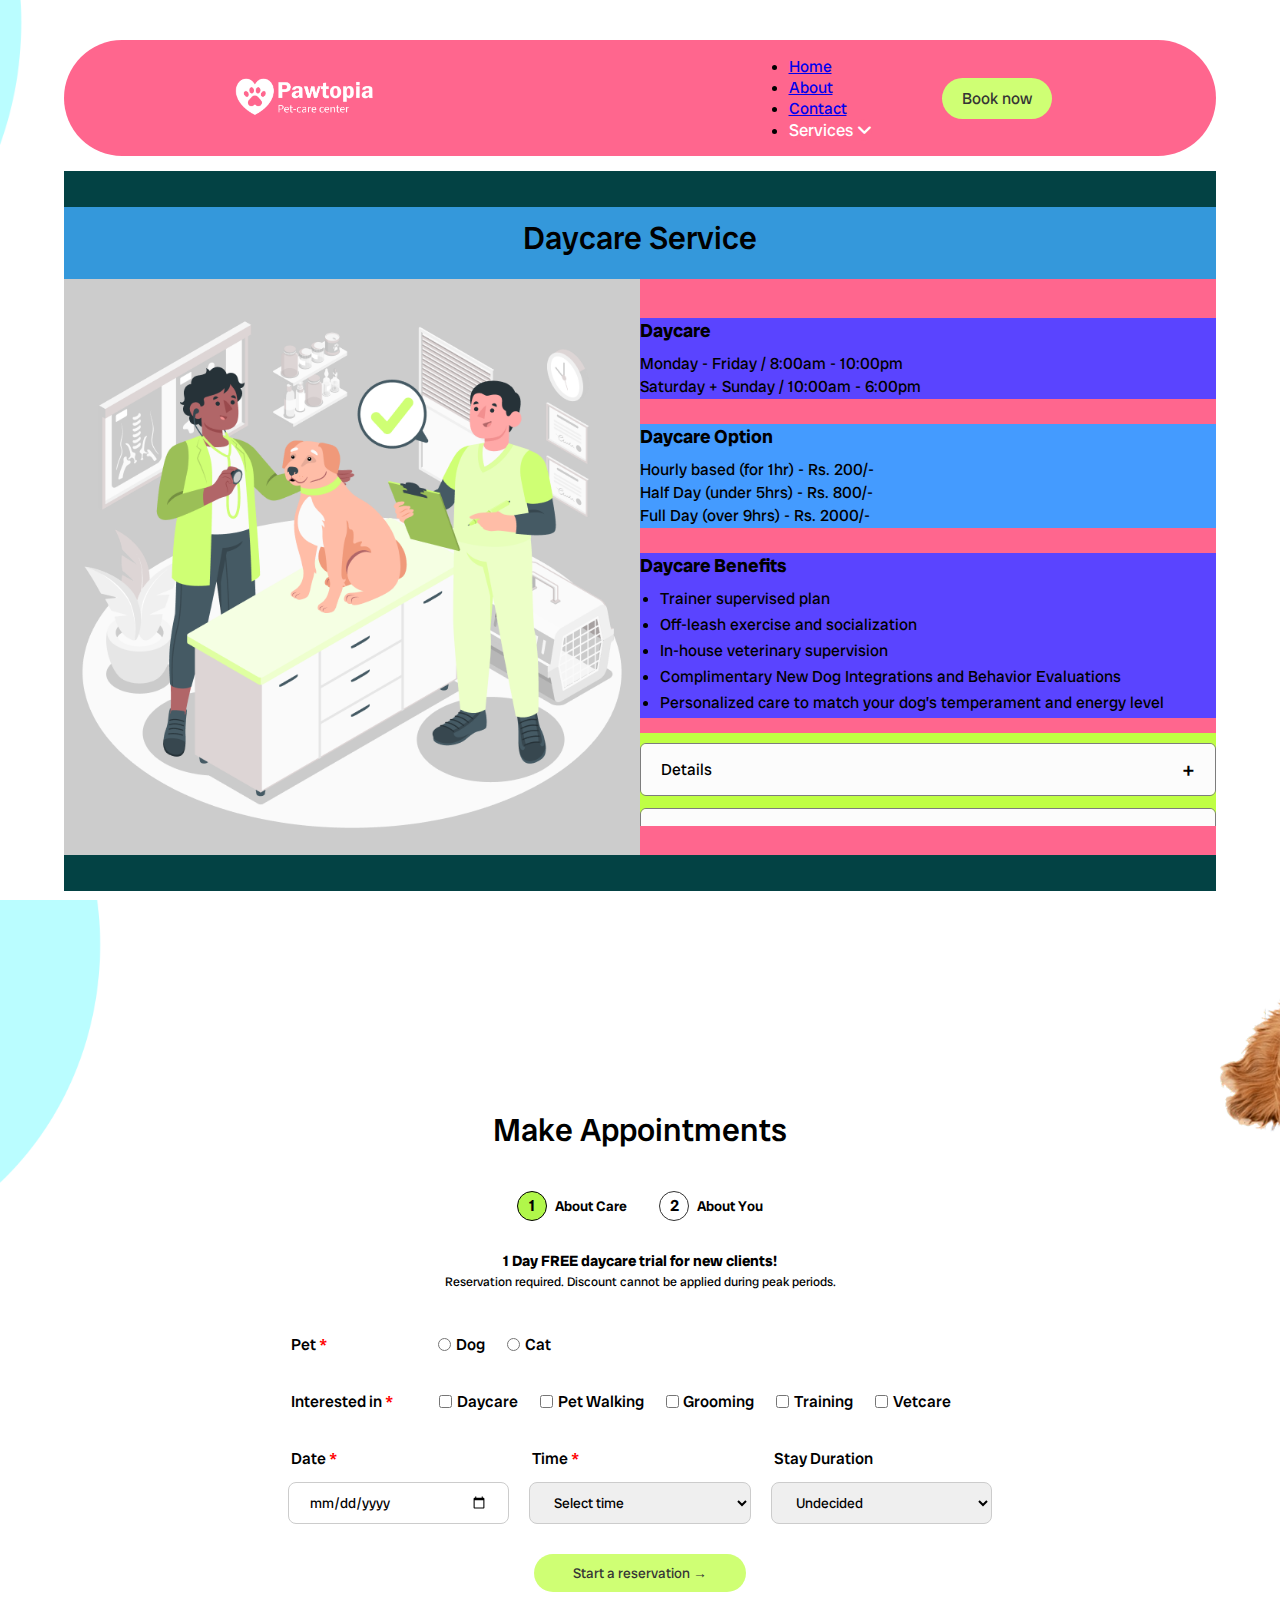
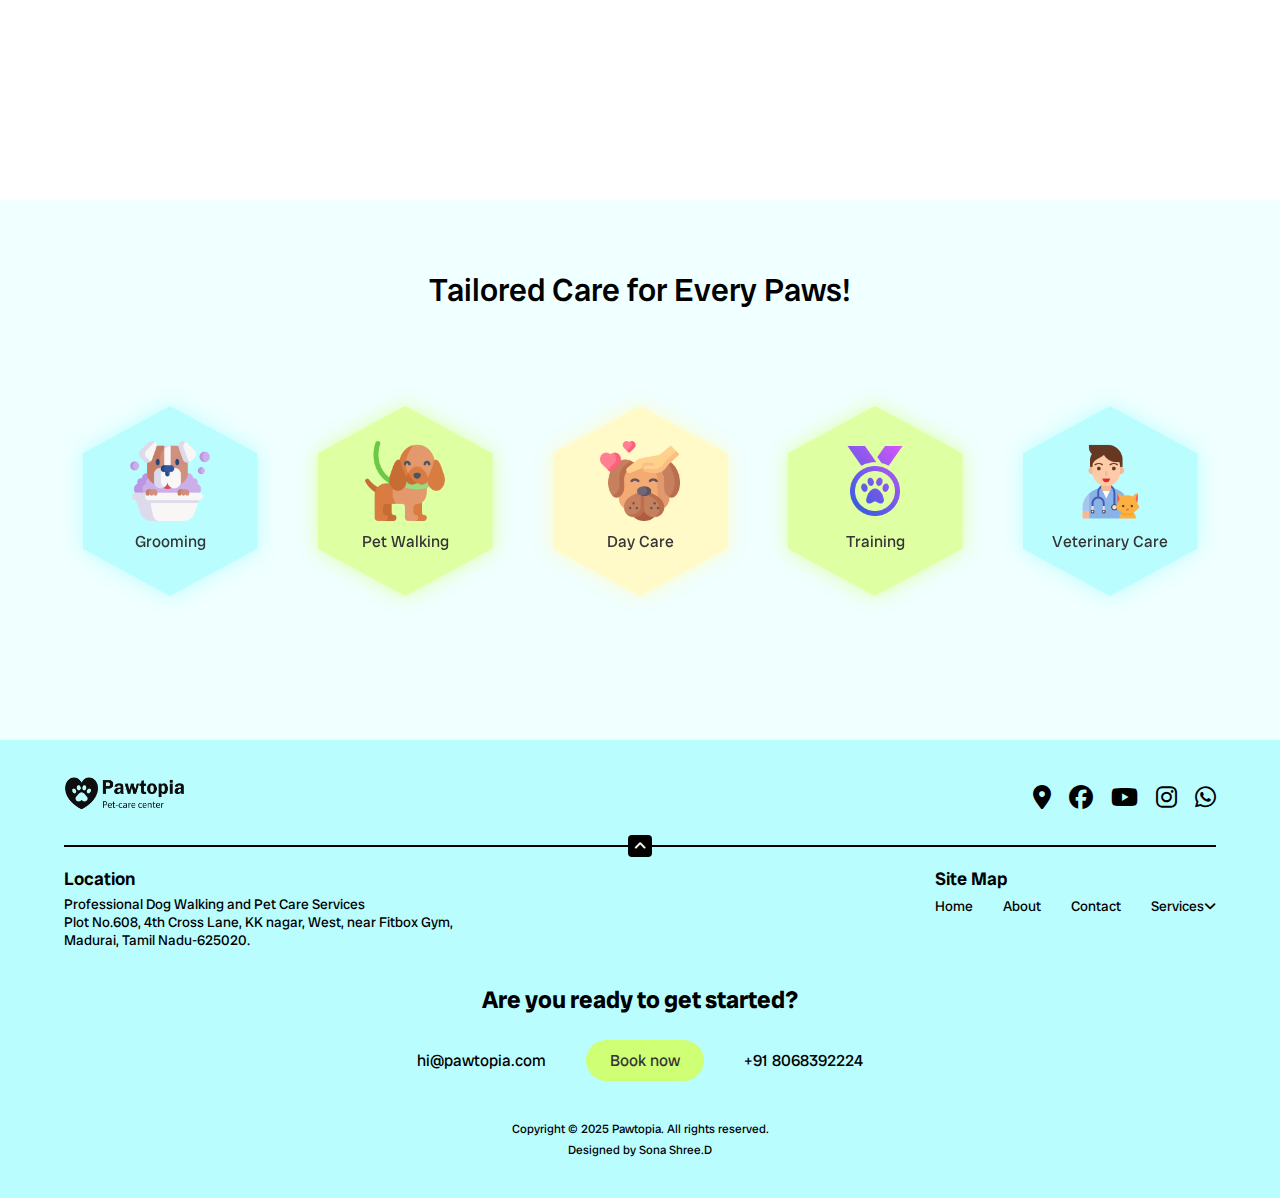
<file: walking-service.html>
<!DOCTYPE html>
<html lang="en">

<head>
    <meta charset="UTF-8">
    <meta name="viewport" content="width=device-width, initial-scale=1.0">
    <title>Pawtopia-Walking Service</title>
        <link rel="icon" href="./image/paw-print.png" type="image/png">
<link rel="stylesheet" href="./css/grooming-service.css">
    <link rel="stylesheet" href="./css/style.css">
    <link rel="stylesheet" href="https://cdnjs.cloudflare.com/ajax/libs/font-awesome/6.7.2/css/all.min.css"
        integrity="sha512-Evv84Mr4kqVGRNSgIGL/F/aIDqQb7xQ2vcrdIwxfjThSH8CSR7PBEakCr51Ck+w+/U6swU2Im1vVX0SVk9ABhg=="
        crossorigin="anonymous" referrerpolicy="no-referrer" />
</head>

<body>
    <div class="banner-bg" id="banner">

        <!-- NAVIGATION SECTION -->
          <header>
            <div class="wrapper">
                <nav class="main-ul">
                    <div class="logo-img">
                       <a href="./index.html"><img src="./image/logonav.png" alt="logo"></a>
                    </div>
                    <div class="nav-con">
                        <ul>
                            <li><a href="./index.html" >Home</a></li>
                            <li><a href="./about.html">About</a></li>
                            <li><a href="about.html#faq">Contact</a></li>
                            <li>
                                <div class="dropdown">
                                    <button class="dropdown-button" onclick="toggleDropdown()" aria-expanded="false">
                                        Services <span id="arrow" class="fa-solid fa-angle-down"></span>
                                    </button>
                                    <div class="dropdown-content">
                                        <ul>
                                            <li><a href="./daycare-service.html">Pet Daycare</a></li>
                                            <li><a href="./grooming-service.html">Pet Grooming</a></li>
                                            <li><a href="./vet-service.html">Pet Veterinary Care</a></li>
                                            <li><a href="./walking-service.html">Pet Walking</a></li>
                                            <li><a href="./training-service.html">Pet Training</a></li>
                                        </ul>
                                    </div>
                                </div>
                            </li>
                        </ul>
                        <a href="home.html#appointment"><button type="button" class="btn-nav">Book now</button></a>
                    </div>
                </nav>
            </div>
        </header>

        <!-- BANNER SECTION -->
        <div class="banner-section">
            <div class="banner-text-con">
                <h1>Daycare Service</h1>
            </div>
            <div class="banner-main">
                <div class="banner-con-one">
                    <div class="banner-con-img">
                        <img src="./image/service-bg.png" alt="banner-img">
                    </div>
                </div>

                 <div class="banner-con-two">
                <div class="banner-con-text-one">
                    <h3>Daycare</h3>
                    <p>Monday - Friday / 8:00am - 10:00pm</p>
                    <p>Saturday + Sunday / 10:00am - 6:00pm</p>
                </div>
                <div class="banner-con-text-two">
                    <h3>Daycare Option</h3>
                    <p>Hourly based (for 1hr) - Rs. 200/-</p>
                    <p>Half Day (under 5hrs) - Rs. 800/-</p>
                    <p>Full Day (over 9hrs) - Rs. 2000/-</p>
                </div>
                <div class="banner-con-text-three">
                    <h3>Daycare Benefits</h3>
                    <ul>
                        <li>Trainer supervised plan</li>
                        <li>Off-leash exercise and socialization</li>
                        <li>In-house veterinary supervision</li>
                        <li>Complimentary New Dog Integrations and Behavior Evaluations</li>
                        <li>Personalized care to match your dog’s temperament and energy level</li>
                    </ul>
                </div>
                <div class="banner-con-text-four">
                    <div class="accordion">

                        <div class="accordion-item">
                            <button class="accordion-header">
                                <p>Details</p>
                                <span class="accordion-icon">+</span>
                            </button>
                            <div class="accordion-content">
                                <p>Your dog will love playing all day with like-minded furry friends in our safe and
                                    supervised playrooms. Not only can you check in on how they are doing via our play
                                    cams, we will provide daily report cards with photos so you can rest assured they
                                    are having the time of their life.</p>
                            </div>
                        </div>
                        <div class="accordion-item">
                            <button class="accordion-header">
                                <p>Requirements</p>
                                <span class="accordion-icon">+</span>
                            </button>
                            <div class="accordion-content">
                                <p>Health:
                                    All dogs must be free from parasites, ticks/fleas, and communicable diseases. Any
                                    dog that poses a risk to the health of the other dogs in our care will not be
                                    accepted at check-in.

                                    Vaccinations:
                                    We want all dogs to be safe and healthy. As such, and in compliance with the Madurai
                                    Department of Health (MDOH) and the recommendation of the TamilNadu Veterinary
                                    Medical Association, we require proof of the following vaccinations from your
                                    veterinarian prior to using any of our services.</p>
                            </div>
                        </div>
                    </div>
                </div>

            </div>
            </div>

           
        </div>
    </div>

    <!-- SECTION-ONE -->
    <div class="section-five">
        <div class="container">
            <div class="step active" id="step1">
                <h1>Make Appointments</h1>
                <div class="step-header">
                    <div class="active">
                        <div class="circle">1</div>
                        <p>About Care</p>
                    </div>
                    <div>
                        <div class="circle">2</div>
                        <p>About You</p>
                    </div>
                </div>
                <div class="form-con">
                    <p><strong>1 Day FREE daycare trial for new clients!</strong><br><small>Reservation required.
                            Discount cannot be applied during peak periods.</small></p>
                </div>
                <form id="form1">
                    <div class="form-group">
                        <label>Pet <span style="color: red">*</span></label>
                        <div class="options">
                            <label><input type="radio" name="pet" value="Dog" required> Dog</label>
                            <label><input type="radio" name="pet" value="Cat" required> Cat</label>
                        </div>
                    </div>
                    <div class="form-group">
                        <label>Interested in <span style="color: red">*</span></label>
                        <div class="checkboxes">
                            <label><input type="checkbox" name="interest" value="Daycare"> Daycare</label>
                            <label><input type="checkbox" name="interest" value="Pet Walking"> Pet Walking</label>
                            <label><input type="checkbox" name="interest" value="Grooming"> Grooming</label>
                            <label><input type="checkbox" name="interest" value="Training"> Training</label>
                            <label><input type="checkbox" name="interest" value="Vetcare"> Vetcare</label>
                        </div>
                    </div>
                    <div class="alignment">
                        <div class="form-group">
                            <label>Date <span style="color: red">*</span></label>
                            <input type="date" id="dateField" required />
                        </div>
                        <div class="form-group">
                            <label>Time <span style="color: red">*</span></label>
                            <select id="timeField" required>
                                <option value="">Select time</option>
                                <option>9:00 AM</option>
                                <option>10:00 AM</option>
                                <option>11:00 AM</option>
                                <option>12:00 PM</option>
                                <option>1:00 PM</option>
                                <option>2:00 PM</option>
                                <option>3:00 PM</option>
                                <option>4:00 PM</option>
                                <option>5:00 PM</option>
                                <option>6:00 PM</option>
                                <option>7:00 PM</option>
                                <option>8:00 PM</option>
                                <option>9:00 PM</option>
                                <option>10:00 PM</option>
                            </select>
                        </div>
                        <div class="form-group">
                            <label>Stay Duration</label>
                            <select id="stayDuration">
                                <option value="Undecided">Undecided</option>
                                <option value="1 hour">1 hour</option>
                                <option value="2 hours">2 hours</option>
                                <option value="3 hours">3 hours</option>
                                <option value="Half Day">Half Day</option>
                                <option value="Full Day">Full Day</option>
                            </select>
                        </div>
                    </div>
                    <div class="btn-con">
                        <button class="next" type="submit">Start a reservation →</button>
                    </div>
                </form>
            </div>

            <div class="step" id="step2">
                <h1>Make Appointments</h1>
                <div class="step-header">
                    <div>
                        <div class="circle">1</div> About Care
                    </div>
                    <div class="active">
                        <div class="circle">2</div> About You
                    </div>
                </div>
                <form id="form2">
                    <div class="name-group">
                        <label>Name <span style="color: red">*</span></label>
                        <input type="text" required />
                    </div>
                    <div class="info-con">
                        <div class="form-group">
                            <label>Email <span style="color: red">*</span></label>
                            <input type="email" required />
                        </div>
                        <div class="form-group">
                            <label>Phone <span style="color: red">*</span></label>
                            <input type="tel" required />
                        </div>
                    </div>

                    <div class="msg-group">
                        <label>Message <span style="color: red">*</span></label>
                        <textarea placeholder="Describe your pet, are there any special needs?" required></textarea>
                    </div>
                    <div class="btns">
                        <button class="back" type="button" onclick="goBack()">Back</button>
                        <button class="next" type="submit">Book</button>
                    </div>
                </form>
            </div>

            <div class="step" id="step3">
                <div class="success">
                    <img src="./image/appointment-form-bg/success.png" alt="Success" />
                    <h2>Successfully Booked</h2>
                </div>
            </div>
        </div>
    </div>

    <!-- SECTION TWO -->
    <div class="section-two">
        <div class="wrapper">
            <div class="section-two-con">
                <h1>Tailored Care for Every Paws!</h1>

                <div class="section-two-con-hexa">

                    <a href="#">
                        <div class="hexagon-wrapper-one ">
                            <div class="hexagon hexagon-one">
                                <div class="img-con">
                                    <img src="./image/dog (1).png" alt="img">
                                </div>
                                <div class="text-con">
                                    <p>Grooming</p>
                                </div>
                            </div>
                        </div>
                    </a>

                    <a href="#">
                        <div class="hexagon-wrapper-two">
                            <div class="hexagon hexagon-two">
                                <div class="img-con">
                                    <img src="./image/walking-the-dog.png" alt="img">
                                </div>
                                <div class="text-con">
                                    <p>Pet Walking</p>
                                </div>
                            </div>
                        </div>
                    </a>

                    <a href="#">
                        <div class="hexagon-wrapper-three">
                            <div class="hexagon hexagon-three">
                                <div class="img-con">
                                    <img src="./image/dog-training (1).png" alt="img">
                                </div>
                                <div class="text-con">
                                    <p>Day Care</p>
                                </div>
                            </div>
                        </div>
                    </a>

                    <a href="#">
                        <div class="hexagon-wrapper-four">
                            <div class="hexagon hexagon-four">
                                <div class="img-con">
                                    <img src="./image/award.png" alt="img">
                                </div>
                                <div class="text-con">
                                    <p>Training</p>
                                </div>
                            </div>
                        </div>
                    </a>

                    <a href="#">
                        <div class="hexagon-wrapper-five">
                            <div class="hexagon hexagon-five">
                                <div class="img-con">
                                    <img src="./image/veterinary.png" alt="img">
                                </div>
                                <div class="text-con">
                                    <p>Veterinary Care</p>
                                </div>
                            </div>
                        </div>
                    </a>

                </div>
            </div>
        </div>
    </div>

    <!-- FOOTER SECTION -->
    <footer>
        <div class="wrapper">
            <div class="footer-head">
                <div class="logo-img">
                    <a href="#banner"> <img src="./image/logofooter.png" alt="logo"></a>
                </div>
                <div class="footer-head-con">
                    <a href="https://www.google.com/maps"><i class="fa-solid fa-location-dot"></i></a>
                    <a href="https://www.facebook.com/"><i class="fa-brands fa-facebook"></i></a>
                    <a href="https://www.youtube.com/"><i class="fa-brands fa-youtube"></i></a>
                    <a href="https://www.instagram.com/"><i class="fa-brands fa-instagram"></i></a>
                    <a href="https://www.whatsapp.com/"><i class="fa-brands fa-whatsapp"></i></a>
                </div>
            </div>
            <div class="footer-scroll">
                <a href="#banner">
                    <i class="fa-solid fa-angle-up"></i>
                </a>
            </div>

            <div class="footer-nav">
                <div class="footer-nav-one">
                    <h4>Location</h4>
                    <p>Professional Dog Walking and Pet Care Services</p>
                    <p>Plot No.608, 4th Cross Lane, KK nagar, West, near Fitbox Gym, Madurai, Tamil Nadu-625020.</p>
                </div>
                <div class="footer-nav-two">
                    <h4>Site Map</h4>
                    <ul>
                        <li><a href="./home.html">Home</a></li>
                        <li><a href="./about.html">About</a></li>
                        <li><a href="#faqs">Contact</a></li>
                        <li><a href="./services.html">Services<i class="fa-solid fa-angle-down"></i></a></li>
                    </ul>
                </div>
            </div>
            <div class="footer-main">
                <div class="footer-main-one">
                    <h2>Are you ready to get started?</h2>
                </div>
                <div class="footer-main-two">
                    <p><a href="https://mail.google.com/">hi@pawtopia.com</a></p>
                    <a href="#"><button type="button" class="btn-nav">Book now</button></a>
                    <a href="https://play.google.com/store/apps/details?id=com.easycontactvdailer.icontact&hl=en_IN">
                        <p>+91 8068392224</p>
                    </a>
                </div>
            </div>
            <div class="footer-footer">
                <a href="#">
                    <p>Copyright © 2025 Pawtopia. All rights reserved.</p>
                </a>
                <p>Designed by <a href="#">Sona Shree.D</a></p>
            </div>
        </div>
    </footer>
    <script src="./js/accordian.js"></script>
    <script src="./js/dropdown.js"></script>
    <script src="./js/appointment-form.js"></script>

</body>

</html>
</file>
<file: css/home.css>
.banner-bg {
    height: 100vh;
    width: 100%;
    background-image: url('../image/banner-bg.png');
    background-size: cover;
    background-position: center;
    background-repeat: no-repeat;
    display: flex;
    justify-content: center;
    align-items: center;
    flex-direction: column;
}

.banner-bg .banner-section {
    height: 90%;
    width: 90%;
    display: flex;
    justify-content: center;
    align-items: center;
    /* background-color: aquamarine; */
}

.banner-bg .banner-section .banner-con-one {
    height: 100%;
    width: 45%;
    display: flex;
    justify-content: center;
    align-items: start;
    /* background-color: #e1ffba; */
    flex-direction: column;
}

.banner-bg .banner-section .banner-con-one h1 {
    font-size: 42px;
    /* background-color: blue; */
    line-height: 45px;
}

.banner-bg .banner-section .banner-con-one p {
    /* background-color: blue; */
    margin-top: 15px;
}

.banner-bg .banner-section .banner-con-one .button-con {
    /* background-color: blue; */
    margin-top: 15px;
    display: flex;
    align-items: center;
    justify-content: center;
    gap: 20px;
}

.banner-bg .banner-section .banner-con-one .button-con a .primary {
    background-color: #CFFF74;
    border: none;
    color: #353535;
    padding: 10px 22px;
    text-align: center;
    text-decoration: none;
    border-radius: 35px;
    font-size: 16px;
    font-weight: 400;
}

.banner-bg .banner-section .banner-con-one .button-con  a .primary:hover {
    background-color: #BFFF44;
}

.banner-bg .banner-section .banner-con-one .button-con a .secondary {
    background-color: white;
    border: 2px solid #FF668E;
    color: #353535;
    padding: 10px 22px;
    text-align: center;
    text-decoration: none;
    border-radius: 35px;
    font-size: 16px;
    font-weight: 400;
    outline: 1px solid transparent;
}

.banner-bg .banner-section .banner-con-one .button-con a .secondary:hover {
    /* background-color: #BFFF44; */
    /* border: 3px solid #FF668E; */
    outline: 1px solid #FF668E;
    transition: 0.6s;
}


.banner-bg .banner-section .banner-con-two {
    height: 100%;
    width: 55%;
    display: flex;
    justify-content: end;
    align-items: end;
    /* background-color: #ffbaba; */
    flex-direction: column;
}

.banner-bg .banner-section .banner-con-two .banner-con-two-img {
    height: 400px;
    width: 400px;
    /* background-color: #FF668E; */
}

.banner-bg .banner-section .banner-con-two img {
    height: 100%;
    width: 100%;
    object-fit: cover;
}


/* SECTION ONE */

.section-one {
    height: 100vh;
    width: 100%;
    background-image: url('../image/circle-bg.png');
    background-size: contain;
    background-position: start;
    background-repeat: no-repeat;
    display: flex;
    align-items: center;
    justify-content: center;
    flex-direction: column;
}

.section-one .wrapper {
    /* background-color: brown; */
    height: 90%;
    width: 90%;
}

.section-one .wrapper .section-one-con {
    height: 100%;
    width: 100%;
    /* background-color: rgb(74, 154, 225); */
    display: flex;
    align-items: center;
    justify-content: space-between;
}

.section-one .wrapper .section-one-img-con {
    height: 100%;
    width: 45%;
    display: flex;
    justify-content: start;
    align-items: start;
    /* background-color: #ffbaba; */
}

.section-one .wrapper .section-one-con .img-con {
    height: 500px;
    width: 800px;
}

.section-one .wrapper .section-one-con .img-con img {
    height: 100%;
    width: 100%;
    object-fit: cover;
    /* background-color: cadetblue; */
}

.section-one .wrapper .section-one-con .text-con {
    height: 80%;
    width: 45%;
    display: flex;
    align-items: center;
    justify-content: center;
    flex-direction: column;
    /* background-color: #CFFF74; */
    padding: 20px;
}

.section-one .wrapper .section-one-con .text-con .text-con-img {
    height: 100px;
    width: 100px;
    /* background-color: aliceblue; */
    margin-bottom: 15px;
}

.section-one .wrapper .section-one-con .text-con .text-con-img img {
    height: 100%;
    width: 100%;
    object-fit: contain;
}

.section-one .wrapper .section-one-con .text-con h1 {
    /* font-size: 30px; */
    line-height: 40px;
    font-weight: 600;
    /* margin-bottom: px; */
}

.section-one .wrapper .section-one-con .text-con p {
    font-size: 14px;
    /* line-height: 35px; */
    margin-bottom: 25px;
    text-align: center;
    margin-top: 10px;
}

.section-one .wrapper .section-one-con .text-con button {
    background-color: white;
    border: 2px solid #FF668E;
    color: #353535;
    padding: 10px 22px;
    text-align: center;
    text-decoration: none;
    border-radius: 35px;
    font-size: 16px;
    font-weight: 400;
    outline: 1px solid transparent;
}

.section-one .wrapper .section-one-con .text-con button:hover {
    outline: 1px solid #FF668E;
    transition: 0.6s;
}

/* SECTION-TWO */

.section-two {
    height: 60vh;
    width: 100%;
    background-color: azure;
    display: flex;
    align-items: center;
    justify-content: center;
}

.section-two .wrapper {
    height: 90%;
    width: 90%;
    /* background-color: brown; */
}

.section-two .wrapper .section-two-con {
    height: 100%;
    width: 100%;
    /* background-color: aqua; */
    display: flex;
    align-items: center;
    justify-content: center;
    flex-direction: column;
}

.section-two .wrapper .section-two-con h1 {
    margin-bottom: 20px;
    font-weight: 500;
}

.section-two .wrapper .section-two-con .section-two-con-hexa {
    height: 70%;
    width: 100%;
    display: flex;
    align-items: center;
    justify-content: center;
    gap: 60px;
}

.section-two .wrapper .section-two-con .section-two-con-hexa .img-con {
    height: 80px;
    width: 80px;
    /* background-color: #ffbaba; */
}

.section-two .wrapper .section-two-con .section-two-con-hexa .img-con img {
    height: 100%;
    width: 100%;
    object-fit: cover;
}

.section-two .wrapper .section-two-con .section-two-con-hexa .text-con {
    padding: 10px;
    /* background-color: #BFFF44; */
}

.section-two .wrapper .section-two-con .section-two-con-hexa a {
    text-decoration: none;
    color: #353535;
}


.hexagon {
    width: 175px;
    height: 190px;
    background: #3498db;
    clip-path: polygon(50% 0%,
            /* top */
            100% 25%,
            /* top right */
            100% 75%,
            /* bottom right */
            50% 100%,
            /* bottom */
            0% 75%,
            /* bottom left */
            0% 25%
            /* top left */
        );
    display: flex;
    justify-content: center;
    align-items: center;
    flex-direction: column;
}

.hexagon-wrapper-one {
    display: inline-block;
    filter: drop-shadow(0px 0px 10px #BAFDFF);
}

.section-two .wrapper .section-two-con .section-two-con-hexa a .hexagon-wrapper-one .hexagon-one {
    background: #BAFDFF;
}

.section-two .wrapper .section-two-con .section-two-con-hexa a .hexagon-wrapper-one .hexagon-one:hover {
    transition: 0.6s ease-out;
    background-color: white;
}

.hexagon-wrapper-two {
    display: inline-block;
    filter: drop-shadow(0px 0px 10px #DFFFA3);
}

.section-two .wrapper .section-two-con .section-two-con-hexa a .hexagon-wrapper-two .hexagon-two {
    background: #DFFFA3;
}

.section-two .wrapper .section-two-con .section-two-con-hexa a .hexagon-wrapper-two .hexagon-two:hover {
    transition: 0.6s ease-out;
    background-color: white;
}

.hexagon-wrapper-three {
    display: inline-block;
    filter: drop-shadow(0px 0px 10px #FFFAC7);
}

.section-two .wrapper .section-two-con .section-two-con-hexa a .hexagon-wrapper-three .hexagon-three {
    background: #FFFAC7;
}

.section-two .wrapper .section-two-con .section-two-con-hexa a .hexagon-wrapper-three .hexagon-three:hover {
    transition: 0.6s ease-out;
    background-color: white;
}

.hexagon-wrapper-four {
    display: inline-block;
    filter: drop-shadow(0px 0px 10px #DFFFA3);
}

.section-two .wrapper .section-two-con .section-two-con-hexa a .hexagon-wrapper-four .hexagon-four {
    background: #DFFFA3;
}

.section-two .wrapper .section-two-con .section-two-con-hexa a .hexagon-wrapper-four .hexagon-four:hover {
    transition: 0.6s ease-out;
    background-color: white;
}

.hexagon-wrapper-five {
    display: inline-block;
    filter: drop-shadow(0px 0px 10px #BAFDFF);
}

.section-two .wrapper .section-two-con .section-two-con-hexa a .hexagon-wrapper-five .hexagon-five {
    background: #BAFDFF;
}

.section-two .wrapper .section-two-con .section-two-con-hexa a .hexagon-wrapper-five .hexagon-five:hover {
    transition: 0.6s ease-out;
    background-color: white;
}

/* SECTION-THREE */
.section-three {
    height: 100vh;
    width: 100%;
    /* background-color: #FF668E; */
    display: flex;
    align-items: center;
    justify-content: center;
}

.section-three .wrapper {
    height: 90%;
    width: 90%;
    /* background-color: brown; */
    display: flex;
    align-items: center;
    justify-content: center;
    flex-direction: column;
}

.section-three .wrapper h1 {
    font-weight: 500;
    margin-bottom: 50px;
}

.section-three .wrapper .main {
    height: 80%;
    width: 100%;
    display: flex;
    align-items: center;
    justify-content: center;
    flex-wrap: wrap;
    /* background-color: aquamarine; */
    gap: 60px;
    margin-bottom: 10px
}

.section-three .wrapper .main .main-con-one {
    height: 25%;
    width: 40%;
    /* background-color: blue; */
    display: flex;
    align-items: start;
    justify-content: start;
    gap: 20px;
}

.section-three .wrapper .main .main-con-one .img-con {
    height: 50px;
    width: 110px;
    /* background-color: #ffbaba; */
}

.section-three .wrapper .main .main-con-one .img-con img {
    height: 100%;
    width: 100%;
    object-fit: cover;
}


.section-three .wrapper .main .main-con-one .text-con h1 {
    font-size: 26px;
    margin-bottom: 5px;
    /* line-height: 30px; */
}

.section-three .wrapper .main .main-con-one .text-con p {
    font-size: 16px;
}

/* SECTION FOUR */

.section-four {
    height: 90vh;
    width: 100%;
    background-color: #FFFAC7;
    display: flex;
    align-items: center;
    justify-content: center;
}

.section-four .wrapper {
    width: 90%;
    height: 85%;
    /* background-color: #ff5f96; */
    display: flex;
    align-items: center;
    justify-content: center;
    flex-direction: column;
}

.section-four .wrapper h2 {
    text-align: center;
    font-weight: 500;
    font-size: 32px;
    /* background-color: aqua; */
    margin-bottom: 20px;
    /* padding: 20px; */

}

.carousel-container {
    position: relative;
    overflow: hidden;
    width: 90%;
    height: 100%;
    display: flex;
    align-items: center;
    justify-content: center;
    /* background-color: #BFFF44; */
}

.carousel-track {
    display: flex;
    transition: transform 0.5s ease-in-out;
}

.card {
    flex: 0 0 33.3333%;
    margin-top: 40px;
    padding: 1rem;
    text-align: center;
    /* background-color: blue; */
}

.card-inner {
    background: white;
    padding: 2rem 1rem 1.5rem;
    border-radius: 12px;
    box-shadow: 0 4px 20px rgba(0, 0, 0, 0.1);
    position: relative;
    height: 100%;
}

.profile-pic {
    width: 100px;
    height: 100px;
    border-radius: 50%;
    object-fit: cover;
    border: 5px solid #ff5f96;
    position: absolute;
    top: -50px;
    left: 50%;
    transform: translateX(-50%);
    background-color: white;
}

.card h3 {
    margin-top: 60px;
    font-weight: 500;
}

.card p {
    font-size: 0.95rem;
    padding: 0 1rem;
    margin: 1rem 0;
    color: #333;
}

.stars {
    color: #ff5f96;
    font-size: 1.5rem;
}

.nav-button {
    position: absolute;
    top: 50%;
    transform: translateY(-50%);
    background: #ff5f96;
    color: white;
    border: none;
    border-radius: 50%;
    width: 50px;
    height: 50px;
    font-size: 1.5rem;
    cursor: pointer;
    z-index: 10;
}

.prev-btn {
    left: 0;
}

.next-btn {
    right: 0;
}

.dots {
    display: flex;
    justify-content: center;
    gap: 8px;
    margin-top: 1rem;
}

.dot {
    width: 10px;
    height: 10px;
    background: #bbb;
    border-radius: 50%;
    cursor: pointer;
    /* margin-bottom: 20px; */
}

.dot.active {
    background: #333;
}

@media (max-width: 768px) {
    .card {
        flex: 0 0 100%;
    }

    .prev-btn,
    .next-btn {
        top: 45%;
    }
}

/* SECTION FIVE */
.section-five {
    height: 100vh;
    width: 100%;
    /* background-color: #FF668E; */
    background-image: url('../image/appointment-form-bg/banner-three.png');
    background-size: cover;
    background-position: center;
    background-repeat: no-repeat;
    display: flex;
    align-items: center;
    justify-content: center;
}


.section-five .container {
    max-width: 55%;
    width: 100%;
    transition: all 0.4s ease-in-out;
    /* background-color: aqua; */
}

.section-five .container .step {
    display: none;
    opacity: 0;
    transition: opacity 0.5s ease;
}

.section-five .container .step.active {
    display: block;
    opacity: 1;
}

.section-five .container .step h1 {
    text-align: center;
    margin-bottom: 40px;
    font-size: 32px;
    font-weight: 500;
    /* background-color: aquamarine; */
}

.section-five .container .step .step-header {
    display: flex;
    justify-content: center;
    gap: 2rem;
    margin-bottom: 30px;
    /* background-color: #3498db; */
}

.section-five .container .step .step-header div {
    text-align: center;
    font-weight: 600;
    display: flex;
    align-items: center;
    gap: 0.5rem;
    /* background-color: blueviolet; */
}

.form-con {
    /* background-color: chartreuse; */
    height: auto;
    text-align: center;
    margin-bottom: 40px;
    font-size: 15px;
}

.step-header .circle {
    width: 30px;
    height: 30px;
    border-radius: 50%;
    border: 1.5px solid #333;
    display: flex;
    align-items: center;
    justify-content: center;
}

.step-header p {
    font-size: 14px;
}

.step-header .active .circle {
    background: #b1f74a;
    border-color: #000;
}

form {
    display: flex;
    flex-direction: column;
    gap: 30px;
    /* background-color: coral; */
}

label {
    font-weight: 500;
    /* background-color: #BAFDFF; */
    margin: 3px;
}

.alignment {
    display: flex;
    justify-content: center;
    align-items: center;
    /* background-color: aliceblue; */
    gap: 20px;
}

.alignment .form-group:nth-child(1) {
    width: 32%;
    display: flex;
    flex-direction: column;
    gap: 10px;
}

.alignment .form-group:nth-child(2) {
    width: 32%;
    display: flex;
    flex-direction: column;
    gap: 10px;
}

.alignment .form-group:nth-child(3) {
    width: 32%;
    display: flex;
    flex-direction: column;
    gap: 10px;
}

input[type="text"],
input[type="email"],
input[type="tel"],
input[type="date"],
textarea,
select {
    padding: 10px 20px;
    border: 1px solid #ccc;
    border-radius: 8px;
    font-size: 14px;

}

.options,
.checkboxes {
    display: flex;
    flex-wrap: wrap;
    gap: 1rem;
}

.checkboxes label,
.options label {
    display: flex;
    align-items: center;
    gap: 0.3rem;
}

.form-group:nth-child(1) {
    display: flex;
    gap: 105px;
}

.form-group:nth-child(2) {
    display: flex;
    gap: 40px;
}

.btn-con {
    /* background-color: cyan; */
    display: flex;
    align-items: center;
    justify-content: center;
}

.btn-con .next {
    width: 30%;
    background-color: #CFFF74;
    border: none;
    color: #353535;
    padding: 10px 22px;
    text-align: center;
    text-decoration: none;
    border-radius: 35px;
    font-size: 14px;
    font-weight: 400;
}

.btn-con .next:hover {
    background-color: #BFFF44;
}

.hidden {
    display: none;
}

.success {
    text-align: center;
}

.success img {
    max-width: 450px;
    /* margin: 1rem auto; */
}

@media (max-width: 500px) {

    .checkboxes,
    .options {
        flex-direction: column;
    }
}



#step2 form {
    /* background-color: aqua; */
    gap: 15px;
}

#step2 form .name-group {
    display: flex;
    gap: 10px;
    flex-direction: column;
}

#step2 form .name-group input {
    width: 100%;
    border: 1.5px solid #2e2e2e;
}

#step2 form .info-con {
    display: flex;
    gap: 30px;
    /* flex-direction: column; */
}

#step2 form .info-con .form-group {
    width: 50%;
    display: flex;
    flex-direction: column;
    gap: 10px;
}

#step2 form .info-con .form-group input {
    width: 100%;
    border: 1.5px solid #2e2e2e;
}

#step2 form .msg-group {
    display: flex;
    flex-direction: column;
    gap: 10px;
}

#step2 form .msg-group textarea {
    width: 100%;
    border: 1.5px solid #2e2e2e;
}

#step2 form .btns {
    display: flex;
    justify-content: center;
    align-items: center;
    gap: 15px;
    margin-top: 15px;
}

#step2 form .btns .back {
    background-color: white;
    border: 2px solid #FF668E;
    color: #353535;
    padding: 10px 50px;
    text-align: center;
    text-decoration: none;
    border-radius: 35px;
    font-size: 16px;
    font-weight: 400;
    outline: 1px solid transparent;
}

#step2 form .btns .back:hover {
    outline: 1px solid #FF668E;
    transition: 0.6s;
}

#step2 form .btns .next {
    background-color: #CFFF74;
    border: none;
    color: #353535;
    padding: 12px 50px;
    text-align: center;
    text-decoration: none;
    border-radius: 35px;
    font-size: 16px;
    font-weight: 400;
}

#step2 form .btns .next:hover {
    background-color: #BFFF44;
}
</file>
<file: css/style.css>
@import url('https://fonts.googleapis.com/css2?family=Noto+Sans+Tamil:wght@100..900&family=Poppins:ital,wght@0,100;0,200;0,300;0,400;0,500;0,600;0,700;0,800;0,900;1,100;1,200;1,300;1,400;1,500;1,600;1,700;1,800;1,900&family=Radio+Canada+Big:ital,wght@0,400..700;1,400..700&display=swap');


* {
    margin: 0px;
    padding: 0px;
    box-sizing: border-box;
    font-family: "Radio Canada Big", sans-serif;
}
button {
    cursor: pointer;
}
.active-nav{
    border-bottom: 2px solid #ffffff;
  font-weight: bold;
  /* border-radius:5px; */
}
header {
    height: 18vh;
    width: 100%;
    /* background-color: antiquewhite; */
    display: flex;
    align-items: last baseline;
    justify-content: center;
}

header .wrapper {
    height: 90%;
    width: 90%;
    /* background-color: chartreuse; */
    display: flex;
    align-items: center;
    justify-content: center;
}

header .wrapper nav {
    height: 80%;
    width: 100%;
    background-color: #FF668E;
    display: flex;
    align-items: center;
    justify-content: center;
    border-radius: 100px;
    gap: 410px;
}

header .wrapper nav .logo-img {
    height: 100%;
    width: auto;
    /* background-color: rgb(6, 154, 80); */
        display: flex;
    align-items: center;
    justify-content: center;
}

header .wrapper nav .logo-img img {
    height: 75px;
    width: 150px;
    object-fit: contain;
}

header .wrapper nav .nav-con {
    height: 100%;
    /* background-color: blue; */
    display: flex;
    align-items: center;
    justify-content: center;
    gap: 70px;
}

header .wrapper nav .nav-con .main-ul {
    list-style: none;
    display: flex;
    align-items: center;
    justify-content: center;
    gap: 30px;
}
header .wrapper nav .nav-con .main-ul li a {
    text-decoration: none;
    color: #FFFFFF;
    font-size: 17px;
    font-weight: 400;
}
header .wrapper nav .nav-con .main-ul li a:hover {
    font-weight: 500;
}
header .wrapper nav .nav-con .main-ul li button:hover {
    font-weight: 500;
}
header .wrapper nav .nav-con button {
    background-color: #CFFF74;
    border: none;
    color: #353535;
    padding: 10px 20px;
    text-align: center;
    text-decoration: none;
    border-radius: 35px;
    font-size: 16px;
    font-weight: 400;
}

nav .nav-con button:hover{
    background-color: #BFFF44;
}


header .wrapper nav .nav-con ul li .dropdown {
    position: relative;
    display: inline-block;
}
header .wrapper nav .nav-con ul li .dropdown .dropdown-button {
    background-color:#FF668E;
    color: white;
    padding: 0px;
    margin: 0px;
    font-size: 17px;
    border: none;
    cursor: pointer;
}

/* .dropdown-button:focus {
    outline: none;
} */
.dropdown-content {
    display: none;
    position: absolute;
    background-color: #FF668E;
    width: 200px;
    box-shadow: 0px 8px 16px rgba(24, 24, 24, 0.2);
    z-index: 1;
    top: 50px;
    text-decoration: none;
    font-size: 12px;
    border-radius: 6px;
    border: 1.5px solid white;
}
.dropdown-content ul {
    list-style-type: none;
    /* padding: 20px 10px; */
    margin: 0;
    display: flex;
    flex-direction: column;
}
.dropdown-content ul li {
    /* border: 0.8px solid white; */
    padding: 10px;
    width: 100%;
}
.dropdown-content ul li a {
    color: white;
    text-decoration: none;
    display: block;
}
.dropdown-content ul li:hover{
    background-color: #BAFDFF;
}
.dropdown-content ul li:hover a{
    color: black !important;
}
.dropdown.show .dropdown-content {
    display: block;
}

/* nav .nav-con .dropdown {
    position: relative;
    display: inline-block;
}
nav .nav-con .dropdown-button {
    background-color:#FF668E;
    color: white;
    padding: 10px 20px;
    font-size: 16px;
    border: none;
    cursor: pointer;
}

nav .nav-con .dropdown-button:focus {
    outline: none;
}
nav .nav-con .dropdown-content {
    display: none;
    position: absolute;
    background-color: #FF668E;
    min-width: 160px;
    box-shadow: 0px 8px 16px rgba(24, 24, 24, 0.2);
    z-index: 1;
    top: 50px;
    text-decoration: none;
    font-size: 12px;
    border-radius: 6px;
    border: 1.5px solid white;
}
nav .nav-con .dropdown-content ul {
    list-style-type: none;
    padding: 0;
    margin: 0;
}
nav .nav-con .dropdown-content ul li {
    border: 0.8px solid white;
 
}
nav .nav-con .dropdown-content a {
    color: white;
    padding: 12px 16px;
    text-decoration: none;
    display: block;
}
nav .nav-con .dropdown-content a:hover {
    background-color: #BAFDFF;
    color: black;
}
nav .nav-con .dropdown.show .dropdown-content {
    display: block;
} */

/* Media Queries */
@media only screen and (max-width:1225px ) {
    nav{
        gap: 350px;
    }
    nav .nav-con {
        gap: 30px;
    }
    nav .nav-con ul {
        gap: 20px;
    }
    nav .nav-con button {
        /* padding: 8px 16px; */
        font-size: 16px;
    }
    nav .nav-con .dropdown-content {
        width: 120px;
    }
    /* footer .wrapper .footer-nav {
        flex-direction: column;
        align-items: center;
        justify-content: center;
    } */
    
}
@media only screen and (max-width:1064px ) {
        nav{
        gap: 250px;
    }
}

@media only screen and (max-width:972px ) {
    nav{
        gap: 200px;
    }
    nav .nav-con {
        gap: 20px;
    }
    nav .logo-img img {
        height: 60px;
        width: 120px;
    }
    nav .nav-con ul {
        gap: 20px;
    }
    nav .nav-con ul li a {
        font-size: 15px;
    }

    nav .nav-con button {
        /* padding: 6px 12px; */
        font-size: 14px;
    }
    nav .nav-con .dropdown-content {
        min-width: 100px;
    }
}

@media only screen and (max-width:820px ) {
    nav{
        height: auto;
        padding: 5px;
        gap: 150px;
    }

    nav .logo-img img {
        height: 50px;
        width: 100px;
    }
    nav .nav-con ul {
        gap: 15px;
    }
    nav .nav-con ul li a {
        font-size: 13px;
    }
    
    nav .nav-con button {
        padding: 6px 16px;
        font-size: 13px;
    }
    nav .nav-con .dropdown-content {
        min-width: 80px;
    }
}

@media only screen and (max-width:668px ) {
    nav{
        gap: 100px;
    }
    nav .nav-con {
        gap: 10px;
    }
    nav .nav-con ul {
        gap: 10px;
    }
    nav .nav-con ul li a {
        font-size: 12px;
    }
    
    nav .nav-con button {
        padding: 6px 12px;
        font-size: 12px;
    }
    nav .nav-con .dropdown-content {
        min-width: 70px;
    }
    
}
@media only screen and (max-width:560px ) {
    
}








/* Footer section */

footer {
    height: auto;
    width: 100%;
    background-color: #BAFDFF;
    display: flex;
    align-items: center;
    justify-content: center;
    padding: 20px 0px;
}
footer .wrapper{
    display: flex;
    width: 90%;
    align-items: center;
    justify-content: center;
    flex-direction: column;
    /* background-color: #BFFF44; */
}
footer .wrapper .footer-head{
    height: 10%;
    width: 100%;
    /* background-color: #FF668E; */
    display: flex;
    align-items: center;
    justify-content: space-between;
}

footer .wrapper .footer-head .logo-img {
    height: 100%;
    width: auto;
    /* background-color: rgb(6, 154, 80); */
     display: flex;
    align-items: center;
    justify-content: center;
}
footer .wrapper .footer-head .logo-img img {
    height: 70px;
    width: 120px;
    object-fit: contain;
}
footer .wrapper .footer-head .footer-head-con{
    /* background-color: #BFFF44; */
    display: flex;
    gap: 18px;
}
footer .wrapper .footer-head .footer-head-con i{
font-size: 24px;
    color: black;
    cursor: pointer;
}


footer .wrapper .footer-scroll{
    height: 2px;
    width: 100%;
    background-color: black;
     margin-top: 10px;
         display: flex;
    align-items: center;
    justify-content: center;
}
footer .wrapper .footer-scroll i{
    background-color: black;
    padding: 4px 6px;
    font-size: 14px;
    border-radius: 4px;
    color: #FFFFFF;
}

footer .wrapper .footer-nav{
    width: 100%;
    /* background-color: blueviolet; */
    display: flex;
    align-items: start;
    justify-content:space-between;
    margin-top: 20px;
}

footer .wrapper .footer-nav .footer-nav-one {
    width: 35%;
    /* background-color:cadetblue; */
}
footer .wrapper .footer-nav h4{
    /* background-color:rgb(17, 228, 235); */
    padding-bottom: 5px;
    font-size: 18px;
    font-weight: 600;
}
footer .wrapper .footer-nav p{
    /* background-color:rgb(17, 228, 235); */
    font-size: 14px;
}

footer .wrapper .footer-nav .footer-nav-two ul{
    /* background-color:pink; */
    display: flex;
    align-items: center;    
    justify-content: center;
    gap: 30px;
}
footer .wrapper .footer-nav .footer-nav-two ul li{
    /* background-color:lightblue; */
    list-style: none;
}
footer .wrapper .footer-nav .footer-nav-two ul li a{
    text-decoration: none;
    font-size: 14px;
    color: black;
}
footer .wrapper .footer-nav .footer-nav-two ul li a:hover {
    font-weight: 600;
}
footer .wrapper .footer-main{
    width: 100%;
    /* background-color: #deff66; */
    display: flex;
    align-items: center;
    justify-content: center;
    flex-direction: column;
    margin-top: 35px;
}
footer .wrapper .footer-main .footer-main-one{
   /* background-color: #FFFFFF; */
   padding-bottom: 25px;
}
footer .wrapper .footer-main .footer-main-two{
    width: 100%;
    /* background-color: #66f2ff; */
    display: flex;
    align-items: center;
    justify-content: center;
    gap: 40px;
}
footer .wrapper .footer-main .footer-main-two p{
    font-size: 16px;
    /* color: black; */
}
footer .wrapper .footer-main .footer-main-two p a{
    /* text-decoration: none; */
    color: black;
}

footer .wrapper .footer-main .footer-main-two button {
    background-color: #CFFF74;
    border: none;
    color: #353535;
    padding: 10px 24px;
    text-align: center;
    text-decoration: none;
    border-radius: 35px;
    font-size: 16px;
    font-weight: 400;
}
footer .wrapper .footer-main .footer-main-two button:hover{
    background-color: #BFFF44;
}
footer .wrapper .footer-main .footer-main-two  a{
text-decoration: none;
color: black;
}



footer .wrapper .footer-footer{
    width: 100%;
    /* background-color: antiquewhite; */
    display: flex;
    align-items: center;
    justify-content: center;
    flex-direction: column;
    margin-top: 40px;
    /* flex-direction: column; */
    gap: 5px;
    padding-bottom: 20px;
}
footer .wrapper .footer-footer p{
    font-size: 12px;
    color: black;
}
footer .wrapper .footer-footer a{
    font-size: 12px;
    text-decoration: none;
    color: black;
}
</file>
<file: css/about.css>
.banner-bg {
    height: 100vh;
    width: 100%;
    background-image: url(../image/banner-bg.png);
    background-position: center;
    background-repeat: no-repeat;
    background-size: cover;
}

.banner-section {
    height: 80%;
    width: 100%;
    display: flex;
    align-items: center;
    justify-content: center;
    /* background-color: aquamarine; */
}

.banner-section .wrapper {
    width: 90%;
    height: 100%;
    /* background-color: yellow; */
    display: flex;
    align-items: center;
    justify-content: center;
    flex-direction: column;
}

.banner-section .wrapper .heading-con {
    height: 20%;
    width: 100%;
    /* background-color:chocolate; */
    display: flex;
    align-items: center;
    justify-content: center;
   font-size: clamp(1.75rem, 1.469rem + 1.2844vw, 2.625rem);
}

.banner-section .wrapper .heading-con h1 {
    font-size: clamp(1.75rem, 1.469rem + 1.2844vw, 2.625rem);
    /* font-weight: 500; */
}


.banner-section .wrapper .banner-con {
    height: 80%;
    width: 100%;
    /* background-color: #FF668E; */
    display: flex;
    align-items: center;
    justify-content: space-between;
    /* gap: 20px; */
}

.banner-section .wrapper .banner-con .banner-con-one {
    height: 100%;
    width: 50%;
    /* background-color: aqua; */
    display: flex;
    align-items: start;
    justify-content: center;
    flex-direction: column;

}

.banner-section .wrapper .banner-con .banner-con-one h1 {
    font-weight: 500;
    margin-bottom: 10px;
}

.banner-section .wrapper .banner-con .banner-con-one p {
    margin-bottom: 10px;
}

.banner-section .wrapper .banner-con .banner-con-one button {
    background-color: #CFFF74;
    border: none;
    color: #353535;
    padding: 10px 22px;
    text-align: center;
    text-decoration: none;
    border-radius: 35px;
    font-size: clamp(0.75rem, 0.6697rem + 0.367vw, 1rem);
    font-weight: 400;
    margin-top: 10px;
    margin-bottom: 30px;
}

.banner-section .wrapper .banner-con .banner-con-one button:hover {
    background-color: #BFFF44;
}


.banner-section .wrapper .banner-con .banner-con-two {
    height: 100%;
    width: 40%;
    /* background-color: rgb(0, 255, 136); */
    display: flex;
    align-items: start;
    justify-content: end;
}

.banner-section .wrapper .banner-con .banner-con-two .img-con {
    height: 380px;
    width: 380px;
    /* background-color: aqua; */
}

.banner-section .wrapper .banner-con .banner-con-two .img-con img {
    height: 100%;
    width: 100%;
    object-fit: contain;
}

.section-one {
    height: 100vh;
    width: 100%;
    display: flex;
    align-items: center;
    justify-content: center;
    /* background-color: #CFFF74; */
}

.section-one .wrapper {
    height: 100%;
    width: 90%;
    display: flex;
    align-items: center;
    justify-content: center;
    flex-direction: column;
}

.section-one .wrapper .section-one-head {
    height: 20%;
    width: 100%;
    /* background-color: aqua; */
    display: flex;
    align-items: center;
    justify-content: center;
}

.section-one .wrapper .section-one-con {
    height: 80%;
    width: 100%;
    /* background-color: rgb(0, 255, 106); */
    display: flex;
    align-items: center;
    justify-content: space-between;
}

.section-one .wrapper .section-one-con .section-one-con-one {
    height: 100%;
    width: 32%;
    /* background-color: #FF668E; */
    display: flex;
    align-items: center;
    justify-content: center;
    flex-direction: column;
}

.section-one .wrapper .section-one-con .section-one-con-one .img-con {
    height: 300px;
    width: 300px;
    /* background-color: #6666ff; */
}

.section-one .wrapper .section-one-con .section-one-con-one .img-con img {
    height: 100%;
    width: 100%;
    object-fit: contain;
}

.section-one .wrapper .section-one-con .section-one-con-one button {
    background-color: white;
    border: 2px solid #FF668E;
    color: #353535;
    padding: 10px 22px;
    text-align: center;
    text-decoration: none;
    border-radius: 35px;
   font-size: clamp(0.75rem, 0.6697rem + 0.367vw, 1rem);
    font-weight: 400;
    margin-top: 20px;
}

.section-one .wrapper .section-one-con .section-one-con-one button:hover {
    border: 3px solid #FF668E;
}

/* SECTION TWO */
.section-two {
    height: 100vh;
    width: 100%;
    /* background-color: #f3a5ba; */
    display: flex;
    align-items: center;
    justify-content: center;
    background-image: url('../image/circle-bg.png');
    background-repeat: no-repeat;
    background-size: contain;
}

.section-two .wrapper {
    height: 100%;
    width: 90%;
    /* background-color: #669eff; */
    display: flex;
    align-items: center;
    justify-content: center;
    flex-direction: column;
}

.section-two .wrapper .section-two-head {
    height: 20%;
    width: 100%;
    /* background-color: aqua; */
    display: flex;
    align-items: center;
    justify-content: center;
    margin-bottom: 10px;
}

.section-two .wrapper .section-two-con {
    /* background-color: chartreuse; */
    height: 82%;
    width: 100%;
    display: flex;
    align-items: center;
    justify-content: space-between;
    /* flex-direction: column; */
}

.section-two .wrapper .section-two-con-one {
    /* background-color: rgb(255, 0, 242); */
    height: 100%;
    width: 55%;
    display: flex;
    align-items: center;
    justify-content: center;
    flex-direction: column;
}

/* accordion */
.section-two .wrapper .section-two-con-one .accordion {
    max-width: 700px;
    margin: auto;
    width: 90%;
    box-sizing: border-box;
}

.section-two .wrapper .section-two-con-one .accordion-item {
    border: 1.5px solid #7d7d7d;
    border-radius: 6px;
    margin-bottom: 12px;
    background-color: white;
    overflow: hidden;
}

.section-two .wrapper .section-two-con-one .accordion-header {
    width: 100%;
    padding: 16px;
   font-size: clamp(0.75rem, 0.6697rem + 0.367vw, 1rem);
    background-color: #fcfcfc;
    border: none;
    cursor: pointer;
    display: flex;
    justify-content: space-between;
    align-items: center;
    box-sizing: border-box;
}

.section-two .wrapper .section-two-con-one .accordion-icon {
    font-size: 24px;
    transition: transform 0.3s ease;
}

.section-two .wrapper .section-two-con-one .accordion-content {
    max-height: 0;
    overflow: hidden;
    padding: 0 16px;
    background-color: white;
    transition: max-height 0.35s ease, padding 0.35s ease;
    box-sizing: border-box;

    display: flex;
    align-items: center;
    /* vertical center */
    justify-content: flex-start;
    /* left align */
}

.section-two .wrapper .section-two-con-one .accordion-content p {
    font-size: clamp(0.75rem, 0.6697rem + 0.367vw, 1rem);
    line-height: 1.6;
    margin: 0;
}


/* FORM SECTION */
.section-two .wrapper .section-two-con .section-two-con-two {
    /* background-color: #ff668e; */
    height: 100%;
    width: 55%;
    display: flex;
    align-items: center;
    justify-content: center;
}

.section-two .wrapper .section-two-con .section-two-con-two .form-container {
    color: #fff;
    padding: 30px;
    width: 100%;
    height: 100%;

}

.section-two .wrapper .section-two-con .section-two-con-two form .btn-con {
    display: flex;
    flex-direction: column;
    justify-content: center;
    align-items: center;
}

.section-two .wrapper .section-two-con .section-two-con-two h2 {
    text-align: center;
    margin-bottom: 20px;
    font-size: clamp(0.75rem, 0.5092rem + 1.1009vw, 1.5rem);
    color: black;
}

.section-two .wrapper .section-two-con .section-two-con-two label {
    display: block;
    margin-bottom: 6px;
   font-size: clamp(0.75rem, 0.7099rem + 0.1835vw, 0.875rem);
    color: black;
}

.section-two .wrapper .section-two-con .section-two-con-two .required {
    color: #ff5f7e;
}

.section-two .wrapper .section-two-con .section-two-con-two input,
textarea {
    width: 100%;
    padding: 12px;
    margin-bottom: 20px;
    border: 1px solid #ccc;
    border-radius: 8px;
    font-size: 14px;
    color: black;
}

.section-two .wrapper .section-two-con .section-two-con-two textarea {
    resize: vertical;
}

.section-two .wrapper .section-two-con .section-two-con-two button {
    background-color: #CFFF74;
    border: none;
    color: #353535;
    padding: 10px 22px;
    text-align: center;
    text-decoration: none;
    border-radius: 35px;
   font-size: clamp(0.75rem, 0.6697rem + 0.367vw, 1rem);
    font-weight: 400;
}

.section-two .wrapper .section-two-con .section-two-con-two button:hover {
    background-color: #BFFF44;
}



/* Responsive accordian */
@media (max-width: 480px) {


    .section-two .wrapper .section-two-con-one .accordion {
        width: 100%;
    }

    .section-two .wrapper .section-two-con-one .accordion-header {
        font-size: 14px;
        padding: 12px;
    }

    .section-two .wrapper .section-two-con-one .accordion-content {
        padding: 0 12px;
    }

    .section-two .wrapper .section-two-con-one .accordion-icon {
        font-size: 18px;
    }

    .section-two .wrapper .section-two-con-one .accordion-content p {
        font-size: 16px;
    }
}

/* Responsive form */
@media (max-width: 480px) {
    .section-two .wrapper .section-two-con .section-two-con-two .form-container {
        padding: 16px;
    }

    .section-two .wrapper .section-two-con .section-two-con-two input,
    textarea {
        padding: 10px;
    }

}
</file>
<file: css/accordian.css>
.accordion {
      max-width: 600px;
      margin: auto;
      width: 90%;
      box-sizing: border-box;
    }

    .accordion-item {
      border: 1px solid #ccc;
      border-radius: 8px;
      margin-bottom: 16px;
      background-color: white;
      overflow: hidden;
    }

    .accordion-header {
      width: 100%;
      padding: 16px;
      font-size: 16px;
      background-color: #f5f5f5;
      border: none;
      cursor: pointer;
      display: flex;
      justify-content: space-between;
      align-items: center;
      box-sizing: border-box;
    }

    .accordion-icon {
      font-size: 20px;
      transition: transform 0.3s ease;
    }

    .accordion-content {
      max-height: 0;
      overflow: hidden;
      padding: 0 16px;
      background-color: white;
      transition: max-height 0.35s ease, padding 0.35s ease;
      box-sizing: border-box;

      display: flex;
      align-items: center;     /* vertical center */
      justify-content: flex-start; /* left align */
    }

    .accordion-content p {
      font-size: 18px;
      line-height: 1.6;
      margin: 0;
    }

    /* Responsive styles */
    @media (max-width: 480px) {
      body {
        padding: 1rem;
      }
      .accordion {
        width: 100%;
      }
      .accordion-header {
        font-size: 14px;
        padding: 12px;
      }
      .accordion-content {
        padding: 0 12px;
      }
      .accordion-icon {
        font-size: 18px;
      }
      .accordion-content p {
        font-size: 16px;
      }
    }
</file>
<file: css/daycare-service.css>
.banner-bg {
    height: 100vh;
    width: 100%;
    background-image: url('../image/sevice-bg-img.png');
    background-size: cover;
    background-position: center;
    background-repeat: no-repeat;
    display: flex;
    justify-content: center;
    align-items: center;
    flex-direction: column;
}


/* BANNER SECTION */
.banner-section {
    height: 80%;
    width: 90%;
    display: flex;
    justify-content: center;
    align-items: center;
    flex-direction: column;
    /* background-color: #034244; */
}
.banner-section .banner-text-con{
    height: 10%;
    width: 100%;
    /* background-color: #3498db; */
     display: flex;
    justify-content: center;
    align-items: center;
}

.banner-section .banner-text-con h1{
    font-weight: 500;
    margin-bottom: 10px;
}
.banner-section .banner-main{
    height: 80%;
    width: 100%;
    display: flex;
    justify-content: center;
    align-items: center;
    /* background-color: #FF668E; */
}
.banner-section .banner-con-one {
    height: 100%;
    width: 50%;
    display: flex;
    justify-content: center;
    align-items: center;
    /* background-color: #BFFF44; */
}

.banner-section .banner-con-one .banner-con-img {
    height: 100%;
    width: 100%;
    /* background-color: #ccc; */
}

.banner-section .banner-con-one .banner-con-img img {
    height: 100%;
    width: 100%;
    object-fit: contain;
}

.banner-section .banner-con-two {
    height: 90%;
    width: 50%;
    display: flex;
    justify-content: start;
    align-items: start;
    flex-direction: column;
    /* background-color: #44ffcd; */
    overflow: scroll;
    overflow-x: hidden;
}

.banner-section .banner-con-two .banner-con-text-one {
    width: 100%;
    display: flex;
    flex-direction: column;
    justify-content: start;
    align-items: start;
    /* background-color: #5a44ff; */
    margin-top: 10px;
    margin-bottom: 15px;
}

.banner-section .banner-con-two .banner-con-text-one h3 {
    margin-bottom: 10px;

}

.banner-section .banner-con-two .banner-con-text-one p {
    margin-bottom: 2px;

}

.banner-section .banner-con-two .banner-con-text-two {
    width: 100%;
    display: flex;
    flex-direction: column;
    justify-content: start;
    align-items: start;
    /* background-color: #449bff; */
    margin-top: 10px;
    margin-bottom: 15px;
}

.banner-section .banner-con-two .banner-con-text-two h3 {
    margin-bottom: 10px;

}

.banner-section .banner-con-two .banner-con-text-two p {
    margin-bottom: 2px;

}

.banner-section .banner-con-two .banner-con-text-three {
    width: 100%;
    display: flex;
    flex-direction: column;
    justify-content: start;
    align-items: start;
    /* background-color: #5a44ff; */
    margin-top: 10px;
    margin-bottom: 15px;
}

.banner-section .banner-con-two .banner-con-text-three h3 {
    margin-bottom: 10px;
}

.banner-section .banner-con-two .banner-con-text-three ul li {
    margin-bottom: 5px;
    margin-left: 20px;
}


/* ACCORDIAN SECTION */

.banner-section .banner-con-two .banner-con-text-four .accordion {
    width: 100%;
    /* max-width: 700px; */
    margin-top: 10px;
    /* width: 90%; */
    box-sizing: border-box;
        display: flex;
    align-items: center;
    justify-content: start;
    flex-direction: column;
}

.accordion-item {
    border: 1.5px solid #7d7d7d;
    border-radius: 6px;
    margin-bottom: 12px;
    background-color: white;
    overflow: hidden;
}

.accordion-header {
    width: 100%;
    padding: 10px 20px;
   font-size: 16px;
    background-color: #fcfcfc;
    border: none;
    cursor: pointer;
    display: flex;
    justify-content: space-between;
    align-items: center;
    box-sizing: border-box;
}

.accordion-icon {
    font-size: 24px;
    transition: transform 0.3s ease;
}

.accordion-content {
    max-height: 0;
    overflow: hidden;
    padding: 0 16px;
    background-color: white;
    transition: max-height 0.35s ease, padding 0.35s ease;
    box-sizing: border-box;

    display: flex;
    align-items: center;
    /* vertical center */
    justify-content: flex-start;
    /* left align */
}

.accordion-content p {
    font-size: clamp(0.75rem, 0.6697rem + 0.367vw, 1rem);
    line-height: 1.6;
    margin: 0;
}





















.section-two {
    height: 60vh;
    width: 100%;
    background-color: azure;
    display: flex;
    align-items: center;
    justify-content: center;
}

.section-two .wrapper {
    height: 90%;
    width: 90%;
    /* background-color: brown; */
}

.section-two .wrapper .section-two-con {
    height: 100%;
    width: 100%;
    /* background-color: aqua; */
    display: flex;
    align-items: center;
    justify-content: center;
    flex-direction: column;
}

.section-two .wrapper .section-two-con h1 {
    margin-bottom: 20px;
    font-weight: 500;
}

.section-two .wrapper .section-two-con .section-two-con-hexa {
    height: 70%;
    width: 100%;
    display: flex;
    align-items: center;
    justify-content: center;
    gap: 60px;
}

.section-two .wrapper .section-two-con .section-two-con-hexa .img-con {
    height: 80px;
    width: 80px;
    /* background-color: #ffbaba; */
}

.section-two .wrapper .section-two-con .section-two-con-hexa .img-con img {
    height: 100%;
    width: 100%;
    object-fit: cover;
}

.section-two .wrapper .section-two-con .section-two-con-hexa .text-con {
    padding: 10px;
    /* background-color: #BFFF44; */
}

.section-two .wrapper .section-two-con .section-two-con-hexa a {
    text-decoration: none;
    color: #353535;
}


.hexagon {
    width: 175px;
    height: 190px;
    background: #3498db;
    clip-path: polygon(50% 0%,
            /* top */
            100% 25%,
            /* top right */
            100% 75%,
            /* bottom right */
            50% 100%,
            /* bottom */
            0% 75%,
            /* bottom left */
            0% 25%
            /* top left */
        );
    display: flex;
    justify-content: center;
    align-items: center;
    flex-direction: column;
}

.hexagon-wrapper-one {
    display: inline-block;
    filter: drop-shadow(0px 0px 10px #BAFDFF);
}

.section-two .wrapper .section-two-con .section-two-con-hexa a .hexagon-wrapper-one .hexagon-one {
    background: #BAFDFF;
}

.section-two .wrapper .section-two-con .section-two-con-hexa a .hexagon-wrapper-one .hexagon-one:hover {
    transition: 0.6s ease-out;
    background-color: white;
}

.hexagon-wrapper-two {
    display: inline-block;
    filter: drop-shadow(0px 0px 10px #DFFFA3);
}

.section-two .wrapper .section-two-con .section-two-con-hexa a .hexagon-wrapper-two .hexagon-two {
    background: #DFFFA3;
}

.section-two .wrapper .section-two-con .section-two-con-hexa a .hexagon-wrapper-two .hexagon-two:hover {
    transition: 0.6s ease-out;
    background-color: white;
}

.hexagon-wrapper-three {
    display: inline-block;
    filter: drop-shadow(0px 0px 10px #FFFAC7);
}

.section-two .wrapper .section-two-con .section-two-con-hexa a .hexagon-wrapper-three .hexagon-three {
    background: #FFFAC7;
}

.section-two .wrapper .section-two-con .section-two-con-hexa a .hexagon-wrapper-three .hexagon-three:hover {
    transition: 0.6s ease-out;
    background-color: white;
}

.hexagon-wrapper-four {
    display: inline-block;
    filter: drop-shadow(0px 0px 10px #DFFFA3);
}

.section-two .wrapper .section-two-con .section-two-con-hexa a .hexagon-wrapper-four .hexagon-four {
    background: #DFFFA3;
}

.section-two .wrapper .section-two-con .section-two-con-hexa a .hexagon-wrapper-four .hexagon-four:hover {
    transition: 0.6s ease-out;
    background-color: white;
}

.hexagon-wrapper-five {
    display: inline-block;
    filter: drop-shadow(0px 0px 10px #BAFDFF);
}

.section-two .wrapper .section-two-con .section-two-con-hexa a .hexagon-wrapper-five .hexagon-five {
    background: #BAFDFF;
}

.section-two .wrapper .section-two-con .section-two-con-hexa a .hexagon-wrapper-five .hexagon-five:hover {
    transition: 0.6s ease-out;
    background-color: white;
}


/* APPOINTMENT SECTION */
.section-five {
    height: 100vh;
    width: 100%;
    /* background-color: #FF668E; */
    background-image: url('../image/appointment-form-bg/banner-three.png');
    background-size: cover;
    background-position: center;
    background-repeat: no-repeat;
    display: flex;
    align-items: center;
    justify-content: center;
}


.section-five .container {
    max-width: 55%;
    width: 100%;
    transition: all 0.4s ease-in-out;
    /* background-color: aqua; */
}

.section-five .container .step {
    display: none;
    opacity: 0;
    transition: opacity 0.5s ease;
}

.section-five .container .step.active {
    display: block;
    opacity: 1;
}

.section-five .container .step h1 {
    text-align: center;
    margin-bottom: 40px;
    font-size: 32px;
    font-weight: 500;
    /* background-color: aquamarine; */
}

.section-five .container .step .step-header {
    display: flex;
    justify-content: center;
    gap: 2rem;
    margin-bottom: 30px;
    /* background-color: #3498db; */
}

.section-five .container .step .step-header div {
    text-align: center;
    font-weight: 600;
    display: flex;
    align-items: center;
    gap: 0.5rem;
    /* background-color: blueviolet; */
}

.form-con {
    /* background-color: chartreuse; */
    height: auto;
    text-align: center;
    margin-bottom: 40px;
    font-size: 15px;
}

.step-header .circle {
    width: 30px;
    height: 30px;
    border-radius: 50%;
    border: 1.5px solid #333;
    display: flex;
    align-items: center;
    justify-content: center;
}

.step-header p {
    font-size: 14px;
}

.step-header .active .circle {
    background: #b1f74a;
    border-color: #000;
}

form {
    display: flex;
    flex-direction: column;
    gap: 30px;
    /* background-color: coral; */
}

label {
    font-weight: 500;
    /* background-color: #BAFDFF; */
    margin: 3px;
}

.alignment {
    display: flex;
    justify-content: center;
    align-items: center;
    /* background-color: aliceblue; */
    gap: 20px;
}

.alignment .form-group:nth-child(1) {
    width: 32%;
    display: flex;
    flex-direction: column;
    gap: 10px;
}

.alignment .form-group:nth-child(2) {
    width: 32%;
    display: flex;
    flex-direction: column;
    gap: 10px;
}

.alignment .form-group:nth-child(3) {
    width: 32%;
    display: flex;
    flex-direction: column;
    gap: 10px;
}

input[type="text"],
input[type="email"],
input[type="tel"],
input[type="date"],
textarea,
select {
    padding: 10px 20px;
    border: 1px solid #ccc;
    border-radius: 8px;
    font-size: 14px;

}

.options,
.checkboxes {
    display: flex;
    flex-wrap: wrap;
    gap: 1rem;
}

.checkboxes label,
.options label {
    display: flex;
    align-items: center;
    gap: 0.3rem;
}

.form-group:nth-child(1) {
    display: flex;
    gap: 105px;
}

.form-group:nth-child(2) {
    display: flex;
    gap: 40px;
}

.btn-con {
    /* background-color: cyan; */
    display: flex;
    align-items: center;
    justify-content: center;
}

.btn-con .next {
    width: 30%;
    background-color: #CFFF74;
    border: none;
    color: #353535;
    padding: 10px 22px;
    text-align: center;
    text-decoration: none;
    border-radius: 35px;
    font-size: 14px;
    font-weight: 400;
}

.btn-con .next:hover {
    background-color: #BFFF44;
}

.hidden {
    display: none;
}

.success {
    text-align: center;
}

.success img {
    max-width: 450px;
    /* margin: 1rem auto; */
}

@media (max-width: 500px) {

    .checkboxes,
    .options {
        flex-direction: column;
    }
}


#step2 form {
    /* background-color: aqua; */
    gap: 15px;
}

#step2 form .name-group {
    display: flex;
    gap: 10px;
    flex-direction: column;
}

#step2 form .name-group input {
    width: 100%;
    border: 1.5px solid #2e2e2e;
}

#step2 form .info-con {
    display: flex;
    gap: 30px;
    /* flex-direction: column; */
}

#step2 form .info-con .form-group {
    width: 50%;
    display: flex;
    flex-direction: column;
    gap: 10px;
}

#step2 form .info-con .form-group input {
    width: 100%;
    border: 1.5px solid #2e2e2e;
}

#step2 form .msg-group {
    display: flex;
    flex-direction: column;
    gap: 10px;
}

#step2 form .msg-group textarea {
    width: 100%;
    border: 1.5px solid #2e2e2e;
}

#step2 form .btns {
    display: flex;
    justify-content: center;
    align-items: center;
    gap: 15px;
    margin-top: 15px;
}

#step2 form .btns .back {
    background-color: white;
    border: 2px solid #FF668E;
    color: #353535;
    padding: 10px 50px;
    text-align: center;
    text-decoration: none;
    border-radius: 35px;
    font-size: 16px;
    font-weight: 400;
    outline: 1px solid transparent;
}

#step2 form .btns .back:hover {
    outline: 1px solid #FF668E;
    transition: 0.6s;
}

#step2 form .btns .next {
    background-color: #CFFF74;
    border: none;
    color: #353535;
    padding: 12px 50px;
    text-align: center;
    text-decoration: none;
    border-radius: 35px;
    font-size: 16px;
    font-weight: 400;
}

#step2 form .btns .next:hover {
    background-color: #BFFF44;
}
</file>
<file: css/grooming-service.css>
.banner-bg {
    height: 100vh;
    width: 100%;
    background-image: url('../image/sevice-bg-img.png');
    background-size: cover;
    background-position: center;
    background-repeat: no-repeat;
    display: flex;
    justify-content: center;
    align-items: center;
    flex-direction: column;
}


/* BANNER SECTION */
.banner-section {
    height: 80%;
    width: 90%;
    display: flex;
    justify-content: center;
    align-items: center;
    flex-direction: column;
    background-color: #034244;
}
.banner-section .banner-text-con{
    height: 10%;
    width: 100%;
    background-color: #3498db;
     display: flex;
    justify-content: center;
    align-items: center;
}

.banner-section .banner-text-con h1{
    font-weight: 500;
    margin-bottom: 10px;
}
.banner-section .banner-main{
    height: 80%;
    width: 100%;
    display: flex;
    justify-content: center;
    align-items: center;
    background-color: #FF668E;
}
.banner-section .banner-con-one {
    height: 100%;
    width: 50%;
    display: flex;
    justify-content: center;
    align-items: center;
    background-color: #BFFF44;
}

.banner-section .banner-con-one .banner-con-img {
    height: 100%;
    width: 100%;
    background-color: #ccc;
}

.banner-section .banner-con-one .banner-con-img img {
    height: 100%;
    width: 100%;
    object-fit: contain;
}

.banner-section .banner-con-two {
    height: 90%;
    width: 50%;
    display: flex;
    justify-content: start;
    align-items: start;
    flex-direction: column;
    /* background-color: #44ffcd; */
    overflow: scroll;
    overflow-x: hidden;
}

.banner-section .banner-con-two .banner-con-text-one {
    width: 100%;
    display: flex;
    flex-direction: column;
    justify-content: start;
    align-items: start;
    background-color: #5a44ff;
    margin-top: 10px;
    margin-bottom: 15px;
}

.banner-section .banner-con-two .banner-con-text-one h3 {
    margin-bottom: 10px;

}

.banner-section .banner-con-two .banner-con-text-one p {
    margin-bottom: 2px;

}

.banner-section .banner-con-two .banner-con-text-two {
    width: 100%;
    display: flex;
    flex-direction: column;
    justify-content: start;
    align-items: start;
    background-color: #449bff;
    margin-top: 10px;
    margin-bottom: 15px;
}

.banner-section .banner-con-two .banner-con-text-two h3 {
    margin-bottom: 10px;

}

.banner-section .banner-con-two .banner-con-text-two p {
    margin-bottom: 2px;

}

.banner-section .banner-con-two .banner-con-text-three {
    width: 100%;
    display: flex;
    flex-direction: column;
    justify-content: start;
    align-items: start;
    background-color: #5a44ff;
    margin-top: 10px;
    margin-bottom: 15px;
}

.banner-section .banner-con-two .banner-con-text-three h3 {
    margin-bottom: 10px;
}

.banner-section .banner-con-two .banner-con-text-three ul li {
    margin-bottom: 5px;
    margin-left: 20px;
}


/* ACCORDIAN SECTION */

.banner-section .banner-con-two .banner-con-text-four{
    background-color: #BFFF44;
    width: 100%;
}
.banner-section .banner-con-two .banner-con-text-four .accordion {
    width: 100%;
    margin-top: 10px;
    box-sizing: border-box;
        display: flex;
    align-items: center;
    justify-content: start;
    flex-direction: column;
}

.accordion-item {
    border: 1.5px solid #7d7d7d;
    border-radius: 6px;
    margin-bottom: 12px;
    background-color: white;
    overflow: hidden;
}

.accordion-header {
    width: 100%;
    padding: 10px 20px;
   font-size: 16px;
    background-color: #fcfcfc;
    border: none;
    cursor: pointer;
    display: flex;
    justify-content: space-between;
    align-items: center;
    box-sizing: border-box;
}

.accordion-icon {
    font-size: 24px;
    transition: transform 0.3s ease;
}

.accordion-content {
    max-height: 0;
    overflow: hidden;
    padding: 0 16px;
    background-color: white;
    transition: max-height 0.35s ease, padding 0.35s ease;
    box-sizing: border-box;

    display: flex;
    align-items: center;
    /* vertical center */
    justify-content: flex-start;
    /* left align */
}

.accordion-content p {
    font-size: clamp(0.75rem, 0.6697rem + 0.367vw, 1rem);
    line-height: 1.6;
    margin: 0;
}





















.section-two {
    height: 60vh;
    width: 100%;
    background-color: azure;
    display: flex;
    align-items: center;
    justify-content: center;
}

.section-two .wrapper {
    height: 90%;
    width: 90%;
    /* background-color: brown; */
}

.section-two .wrapper .section-two-con {
    height: 100%;
    width: 100%;
    /* background-color: aqua; */
    display: flex;
    align-items: center;
    justify-content: center;
    flex-direction: column;
}

.section-two .wrapper .section-two-con h1 {
    margin-bottom: 20px;
    font-weight: 500;
}

.section-two .wrapper .section-two-con .section-two-con-hexa {
    height: 70%;
    width: 100%;
    display: flex;
    align-items: center;
    justify-content: center;
    gap: 60px;
}

.section-two .wrapper .section-two-con .section-two-con-hexa .img-con {
    height: 80px;
    width: 80px;
    /* background-color: #ffbaba; */
}

.section-two .wrapper .section-two-con .section-two-con-hexa .img-con img {
    height: 100%;
    width: 100%;
    object-fit: cover;
}

.section-two .wrapper .section-two-con .section-two-con-hexa .text-con {
    padding: 10px;
    /* background-color: #BFFF44; */
}

.section-two .wrapper .section-two-con .section-two-con-hexa a {
    text-decoration: none;
    color: #353535;
}


.hexagon {
    width: 175px;
    height: 190px;
    background: #3498db;
    clip-path: polygon(50% 0%,
            /* top */
            100% 25%,
            /* top right */
            100% 75%,
            /* bottom right */
            50% 100%,
            /* bottom */
            0% 75%,
            /* bottom left */
            0% 25%
            /* top left */
        );
    display: flex;
    justify-content: center;
    align-items: center;
    flex-direction: column;
}

.hexagon-wrapper-one {
    display: inline-block;
    filter: drop-shadow(0px 0px 10px #BAFDFF);
}

.section-two .wrapper .section-two-con .section-two-con-hexa a .hexagon-wrapper-one .hexagon-one {
    background: #BAFDFF;
}

.section-two .wrapper .section-two-con .section-two-con-hexa a .hexagon-wrapper-one .hexagon-one:hover {
    transition: 0.6s ease-out;
    background-color: white;
}

.hexagon-wrapper-two {
    display: inline-block;
    filter: drop-shadow(0px 0px 10px #DFFFA3);
}

.section-two .wrapper .section-two-con .section-two-con-hexa a .hexagon-wrapper-two .hexagon-two {
    background: #DFFFA3;
}

.section-two .wrapper .section-two-con .section-two-con-hexa a .hexagon-wrapper-two .hexagon-two:hover {
    transition: 0.6s ease-out;
    background-color: white;
}

.hexagon-wrapper-three {
    display: inline-block;
    filter: drop-shadow(0px 0px 10px #FFFAC7);
}

.section-two .wrapper .section-two-con .section-two-con-hexa a .hexagon-wrapper-three .hexagon-three {
    background: #FFFAC7;
}

.section-two .wrapper .section-two-con .section-two-con-hexa a .hexagon-wrapper-three .hexagon-three:hover {
    transition: 0.6s ease-out;
    background-color: white;
}

.hexagon-wrapper-four {
    display: inline-block;
    filter: drop-shadow(0px 0px 10px #DFFFA3);
}

.section-two .wrapper .section-two-con .section-two-con-hexa a .hexagon-wrapper-four .hexagon-four {
    background: #DFFFA3;
}

.section-two .wrapper .section-two-con .section-two-con-hexa a .hexagon-wrapper-four .hexagon-four:hover {
    transition: 0.6s ease-out;
    background-color: white;
}

.hexagon-wrapper-five {
    display: inline-block;
    filter: drop-shadow(0px 0px 10px #BAFDFF);
}

.section-two .wrapper .section-two-con .section-two-con-hexa a .hexagon-wrapper-five .hexagon-five {
    background: #BAFDFF;
}

.section-two .wrapper .section-two-con .section-two-con-hexa a .hexagon-wrapper-five .hexagon-five:hover {
    transition: 0.6s ease-out;
    background-color: white;
}


/* APPOINTMENT SECTION */
.section-five {
    height: 100vh;
    width: 100%;
    /* background-color: #FF668E; */
    background-image: url('../image/appointment-form-bg/banner-three.png');
    background-size: cover;
    background-position: center;
    background-repeat: no-repeat;
    display: flex;
    align-items: center;
    justify-content: center;
}


.section-five .container {
    max-width: 55%;
    width: 100%;
    transition: all 0.4s ease-in-out;
    /* background-color: aqua; */
}

.section-five .container .step {
    display: none;
    opacity: 0;
    transition: opacity 0.5s ease;
}

.section-five .container .step.active {
    display: block;
    opacity: 1;
}

.section-five .container .step h1 {
    text-align: center;
    margin-bottom: 40px;
    font-size: 32px;
    font-weight: 500;
    /* background-color: aquamarine; */
}

.section-five .container .step .step-header {
    display: flex;
    justify-content: center;
    gap: 2rem;
    margin-bottom: 30px;
    /* background-color: #3498db; */
}

.section-five .container .step .step-header div {
    text-align: center;
    font-weight: 600;
    display: flex;
    align-items: center;
    gap: 0.5rem;
    /* background-color: blueviolet; */
}

.form-con {
    /* background-color: chartreuse; */
    height: auto;
    text-align: center;
    margin-bottom: 40px;
    font-size: 15px;
}

.step-header .circle {
    width: 30px;
    height: 30px;
    border-radius: 50%;
    border: 1.5px solid #333;
    display: flex;
    align-items: center;
    justify-content: center;
}

.step-header p {
    font-size: 14px;
}

.step-header .active .circle {
    background: #b1f74a;
    border-color: #000;
}

form {
    display: flex;
    flex-direction: column;
    gap: 30px;
    /* background-color: coral; */
}

label {
    font-weight: 500;
    /* background-color: #BAFDFF; */
    margin: 3px;
}

.alignment {
    display: flex;
    justify-content: center;
    align-items: center;
    /* background-color: aliceblue; */
    gap: 20px;
}

.alignment .form-group:nth-child(1) {
    width: 32%;
    display: flex;
    flex-direction: column;
    gap: 10px;
}

.alignment .form-group:nth-child(2) {
    width: 32%;
    display: flex;
    flex-direction: column;
    gap: 10px;
}

.alignment .form-group:nth-child(3) {
    width: 32%;
    display: flex;
    flex-direction: column;
    gap: 10px;
}

input[type="text"],
input[type="email"],
input[type="tel"],
input[type="date"],
textarea,
select {
    padding: 10px 20px;
    border: 1px solid #ccc;
    border-radius: 8px;
    font-size: 14px;

}

.options,
.checkboxes {
    display: flex;
    flex-wrap: wrap;
    gap: 1rem;
}

.checkboxes label,
.options label {
    display: flex;
    align-items: center;
    gap: 0.3rem;
}

.form-group:nth-child(1) {
    display: flex;
    gap: 105px;
}

.form-group:nth-child(2) {
    display: flex;
    gap: 40px;
}

.btn-con {
    /* background-color: cyan; */
    display: flex;
    align-items: center;
    justify-content: center;
}

.btn-con .next {
    width: 30%;
    background-color: #CFFF74;
    border: none;
    color: #353535;
    padding: 10px 22px;
    text-align: center;
    text-decoration: none;
    border-radius: 35px;
    font-size: 14px;
    font-weight: 400;
}

.btn-con .next:hover {
    background-color: #BFFF44;
}

.hidden {
    display: none;
}

.success {
    text-align: center;
}

.success img {
    max-width: 450px;
    /* margin: 1rem auto; */
}

@media (max-width: 500px) {

    .checkboxes,
    .options {
        flex-direction: column;
    }
}


#step2 form {
    /* background-color: aqua; */
    gap: 15px;
}

#step2 form .name-group {
    display: flex;
    gap: 10px;
    flex-direction: column;
}

#step2 form .name-group input {
    width: 100%;
    border: 1.5px solid #2e2e2e;
}

#step2 form .info-con {
    display: flex;
    gap: 30px;
    /* flex-direction: column; */
}

#step2 form .info-con .form-group {
    width: 50%;
    display: flex;
    flex-direction: column;
    gap: 10px;
}

#step2 form .info-con .form-group input {
    width: 100%;
    border: 1.5px solid #2e2e2e;
}

#step2 form .msg-group {
    display: flex;
    flex-direction: column;
    gap: 10px;
}

#step2 form .msg-group textarea {
    width: 100%;
    border: 1.5px solid #2e2e2e;
}

#step2 form .btns {
    display: flex;
    justify-content: center;
    align-items: center;
    gap: 15px;
    margin-top: 15px;
}

#step2 form .btns .back {
    background-color: white;
    border: 2px solid #FF668E;
    color: #353535;
    padding: 10px 50px;
    text-align: center;
    text-decoration: none;
    border-radius: 35px;
    font-size: 16px;
    font-weight: 400;
    outline: 1px solid transparent;
}

#step2 form .btns .back:hover {
    outline: 1px solid #FF668E;
    transition: 0.6s;
}

#step2 form .btns .next {
    background-color: #CFFF74;
    border: none;
    color: #353535;
    padding: 12px 50px;
    text-align: center;
    text-decoration: none;
    border-radius: 35px;
    font-size: 16px;
    font-weight: 400;
}

#step2 form .btns .next:hover {
    background-color: #BFFF44;
}
</file>
